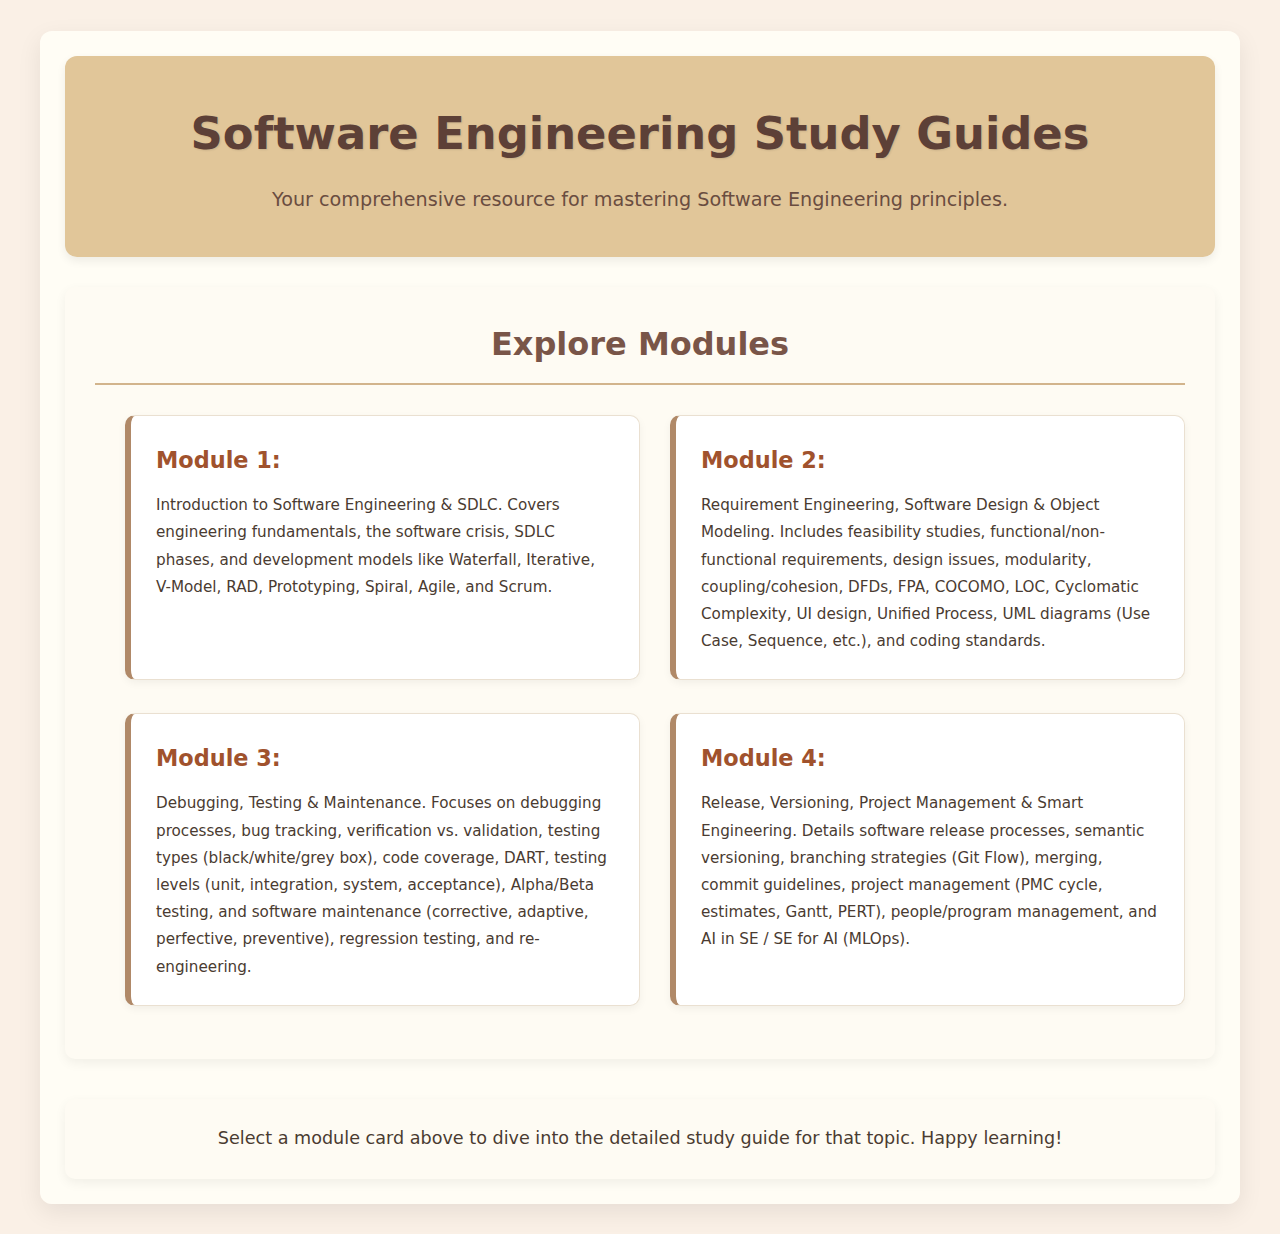
<file: index.html>
<!DOCTYPE html>
<html lang="en">
<head>
    <meta charset="UTF-8">
    <meta name="viewport" content="width=device-width, initial-scale=1.0">
    <title>Software Engineering - Study Guide Hub</title>
    <link rel="stylesheet" href="style.css">
    <style>
        /* Additional styles specific to index.html, adapted to the beige theme */
        .index-header {
            text-align: center;
            padding: 40px 20px;
            background: #E1C699; /* Muted, warm beige/tan (from theme) */
            color: #5D4037; /* Darker brown for contrast (from theme) */
            border-radius: 12px; /* Consistent radius */
            margin-bottom: 30px;
            box-shadow: 0 4px 10px rgba(0, 0, 0, 0.07); /* Softer shadow */
        }

        .index-header h1 {
            font-size: 2.8em;
            font-weight: 600;
            margin-bottom: 12px;
            text-shadow: 1px 1px 2px rgba(0,0,0,0.1); /* More subtle shadow */
        }

        .index-header p {
            font-size: 1.2em;
            opacity: 0.9;
        }

        .module-navigation-section {
            padding: 30px; /* Increased padding */
            background: #FEFBF3; /* Very light beige (from theme) */
            border-radius: 10px;
            box-shadow: 0 4px 12px rgba(0,0,0,0.06); /* Softer shadow (from theme) */
        }

        .module-navigation-section h2 {
            text-align: center;
            margin-bottom: 30px;
            font-size: 2em;
            font-weight: 600;
            color: #795548; /* Deeper Brown (from theme) */
            border-bottom: 2px solid #D2B48C; /* Tan accent (from theme) */
            padding-bottom: 12px;
        }

        .module-links-list {
            list-style: none;
            padding: 0;
            display: grid;
            grid-template-columns: repeat(2, 1fr);
            gap: 25px;
        }

        .module-links-list li a {
            display: block;
            padding: 25px;
            background-color: #FFFFFF; /* White for card background */
            border: 1px solid #EAE0D1; /* Lighter, beige-toned border (from theme) */
            border-left: 6px solid #B08968; /* Muted terracotta accent (from theme) */
            border-radius: 10px;
            text-decoration: none;
            color: #4A3B31; /* Main text color (from theme) */
            transition: transform 0.25s ease-in-out, box-shadow 0.25s ease-in-out, border-left-color 0.25s ease-in-out;
            height: 100%;
            box-sizing: border-box;
            box-shadow: 0 3px 8px rgba(0,0,0,0.05); /* Subtle initial shadow */
        }

        .module-links-list li a:hover {
            transform: translateY(-5px) scale(1.02);
            box-shadow: 0 8px 20px rgba(0, 0, 0, 0.1); /* Softer hover shadow (from theme) */
            border-left-color: #A0522D; /* Sienna/Terracotta on hover (from theme) */
        }

        .module-links-list li a strong {
            display: block;
            font-size: 1.4em;
            font-weight: 600;
            color: #A0522D; /* Sienna/Terracotta (from theme) */
            margin-bottom: 12px;
        }

        .module-links-list li a .module-description {
            font-size: 0.95em;
            color: #4A3B31; /* Main text color (from theme) */
            line-height: 1.6;
        }

        .welcome-section {
            text-align: center;
            margin-top: 40px;
            padding: 25px; /* Increased padding */
            background-color: #FEFBF3; /* Very light beige (from theme) */
            border-radius: 10px;
            box-shadow: 0 4px 12px rgba(0,0,0,0.06); /* Consistent soft shadow */
        }
        .welcome-section p {
            font-size: 1.1em;
            color: #4A3B31; /* Main text color (from theme) */
        }

        /* Media query for smaller screens to stack cards */
        @media (max-width: 768px) {
            .module-links-list {
                grid-template-columns: 1fr; /* Stack cards in a single column */
            }
            .index-header h1 {
                font-size: 2.4em;
            }
            .index-header p {
                font-size: 1.1em;
            }
            .module-navigation-section h2 {
                font-size: 1.8em;
            }
        }

    </style>
</head>
<body>
    <div class="container">
        <div class="index-header">
            <h1>Software Engineering Study Guides</h1>
            <p>Your comprehensive resource for mastering Software Engineering principles.</p>
        </div>
        
        <div class="module-navigation-section">
            <h2>Explore Modules</h2>
            <ul class="module-links-list">
                <li>
                    <a href="Module1.html">
                        <strong>Module 1:</strong>
                        <span class="module-description">Introduction to Software Engineering & SDLC. Covers engineering fundamentals, the software crisis, SDLC phases, and development models like Waterfall, Iterative, V-Model, RAD, Prototyping, Spiral, Agile, and Scrum.</span>
                    </a>
                </li>
                <li>
                    <a href="Module2.html">
                        <strong>Module 2:</strong>
                        <span class="module-description">Requirement Engineering, Software Design & Object Modeling. Includes feasibility studies, functional/non-functional requirements, design issues, modularity, coupling/cohesion, DFDs, FPA, COCOMO, LOC, Cyclomatic Complexity, UI design, Unified Process, UML diagrams (Use Case, Sequence, etc.), and coding standards.</span>
                    </a>
                </li>
                <li>
                    <a href="Module3.html">
                        <strong>Module 3:</strong>
                        <span class="module-description">Debugging, Testing & Maintenance. Focuses on debugging processes, bug tracking, verification vs. validation, testing types (black/white/grey box), code coverage, DART, testing levels (unit, integration, system, acceptance), Alpha/Beta testing, and software maintenance (corrective, adaptive, perfective, preventive), regression testing, and re-engineering.</span>
                    </a>
                </li>
                <li>
                    <a href="Module4.html">
                        <strong>Module 4:</strong>
                        <span class="module-description">Release, Versioning, Project Management & Smart Engineering. Details software release processes, semantic versioning, branching strategies (Git Flow), merging, commit guidelines, project management (PMC cycle, estimates, Gantt, PERT), people/program management, and AI in SE / SE for AI (MLOps).</span>
                    </a>
                </li>
            </ul>
        </div>

        <div class="welcome-section">
            <p>Select a module card above to dive into the detailed study guide for that topic. Happy learning!</p>
        </div>
    </div>
</body>
</html>
</file>
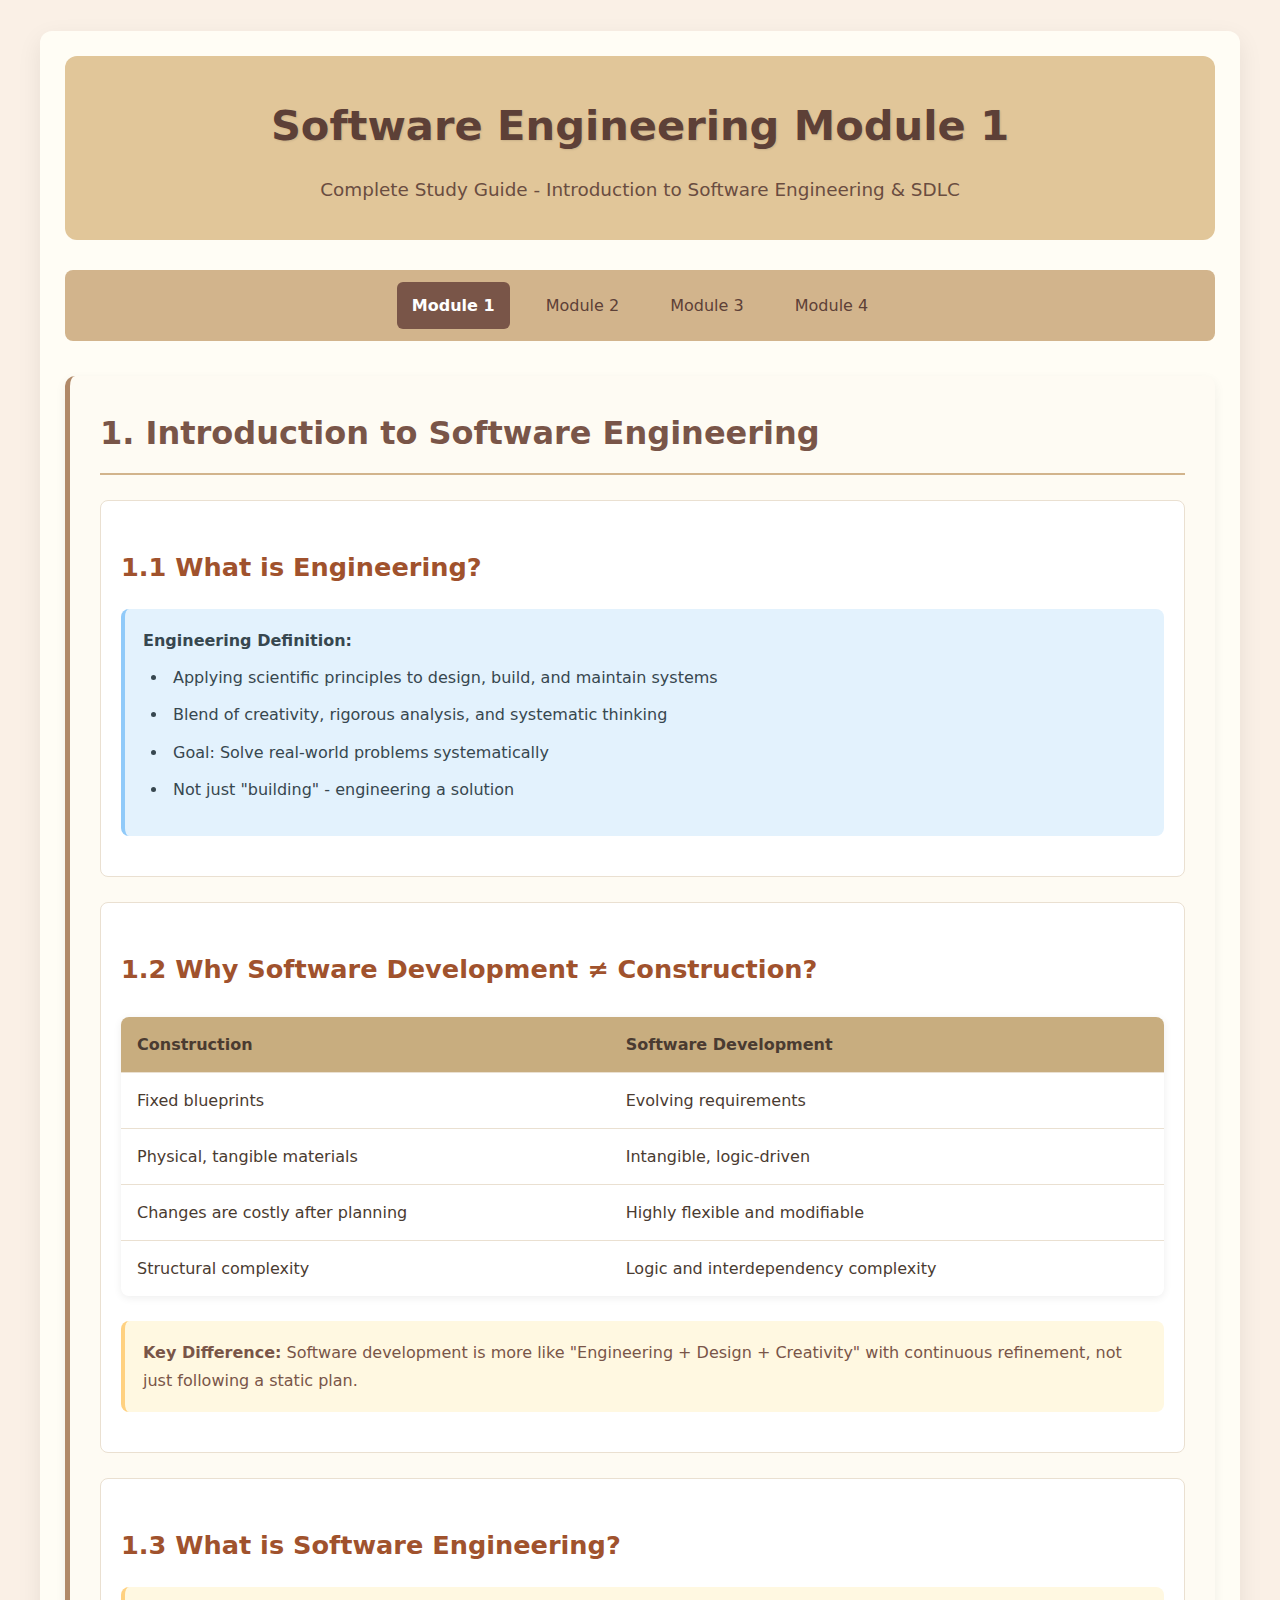
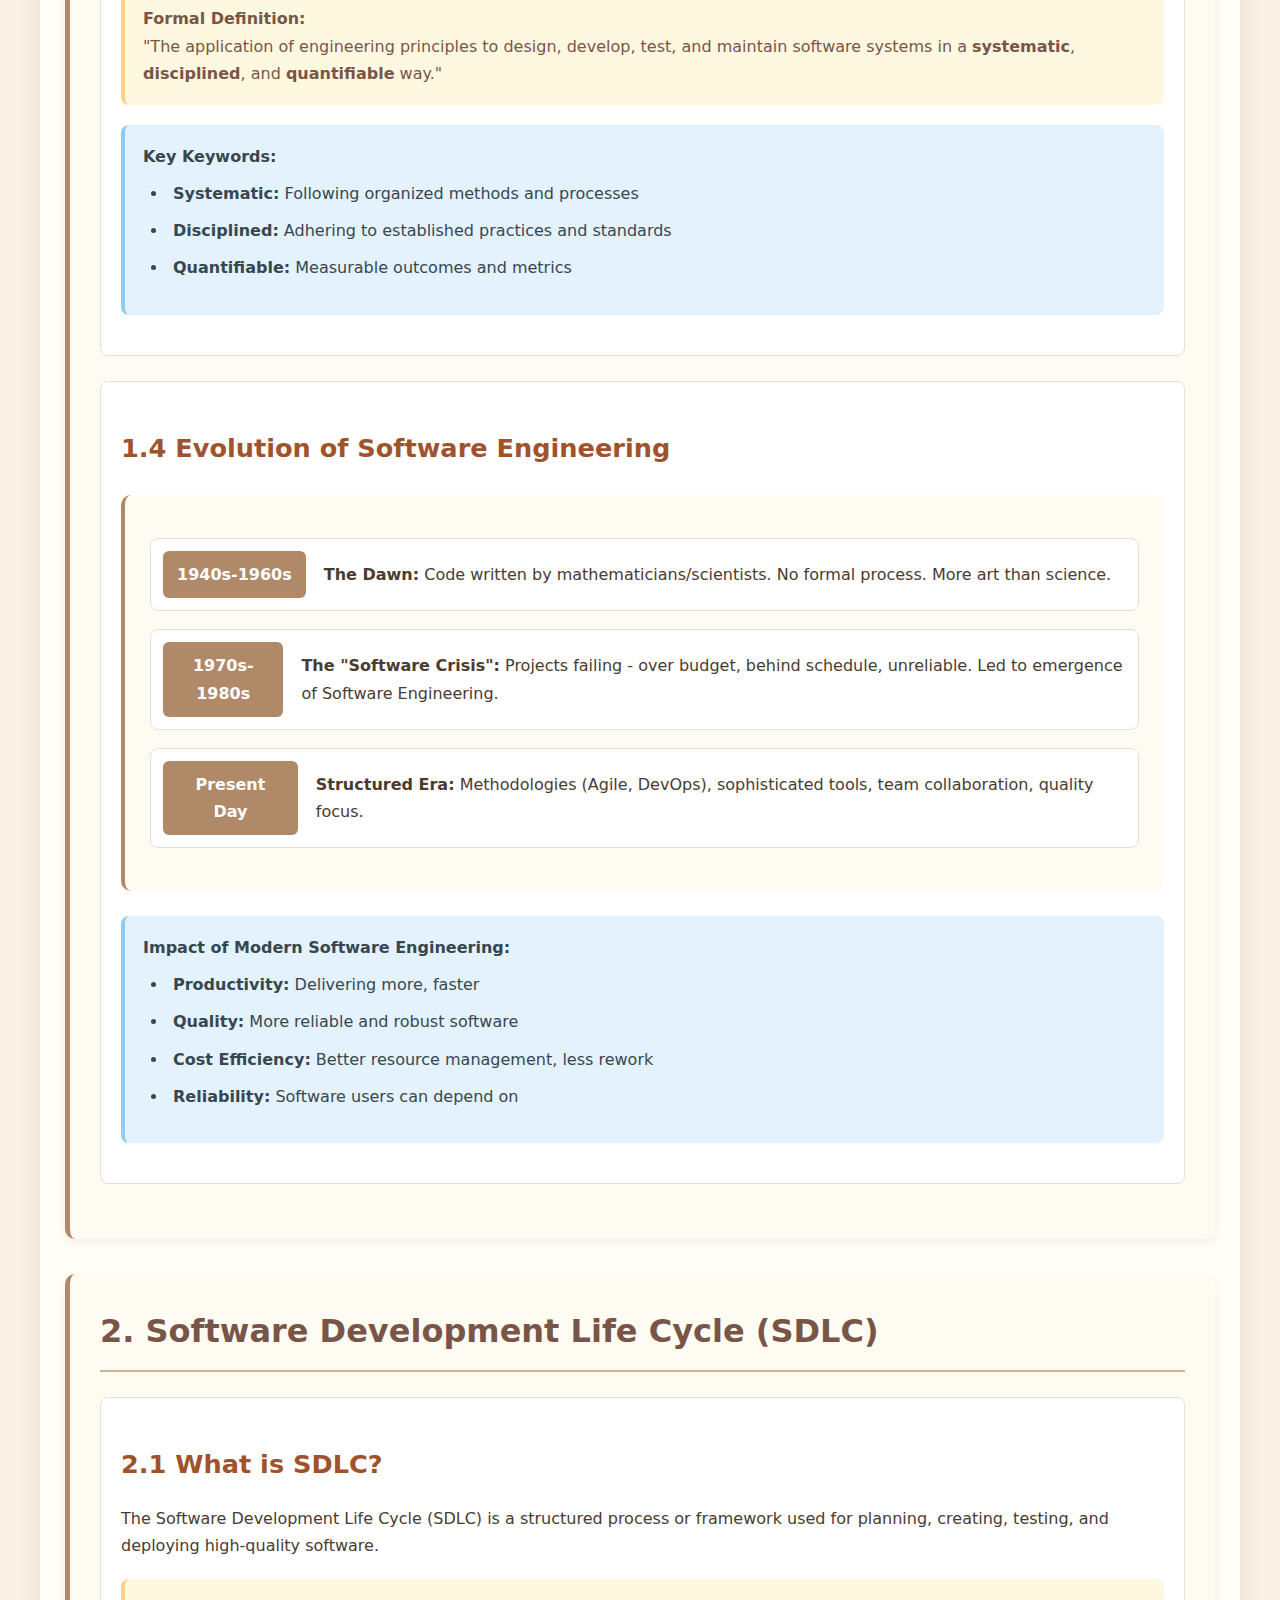
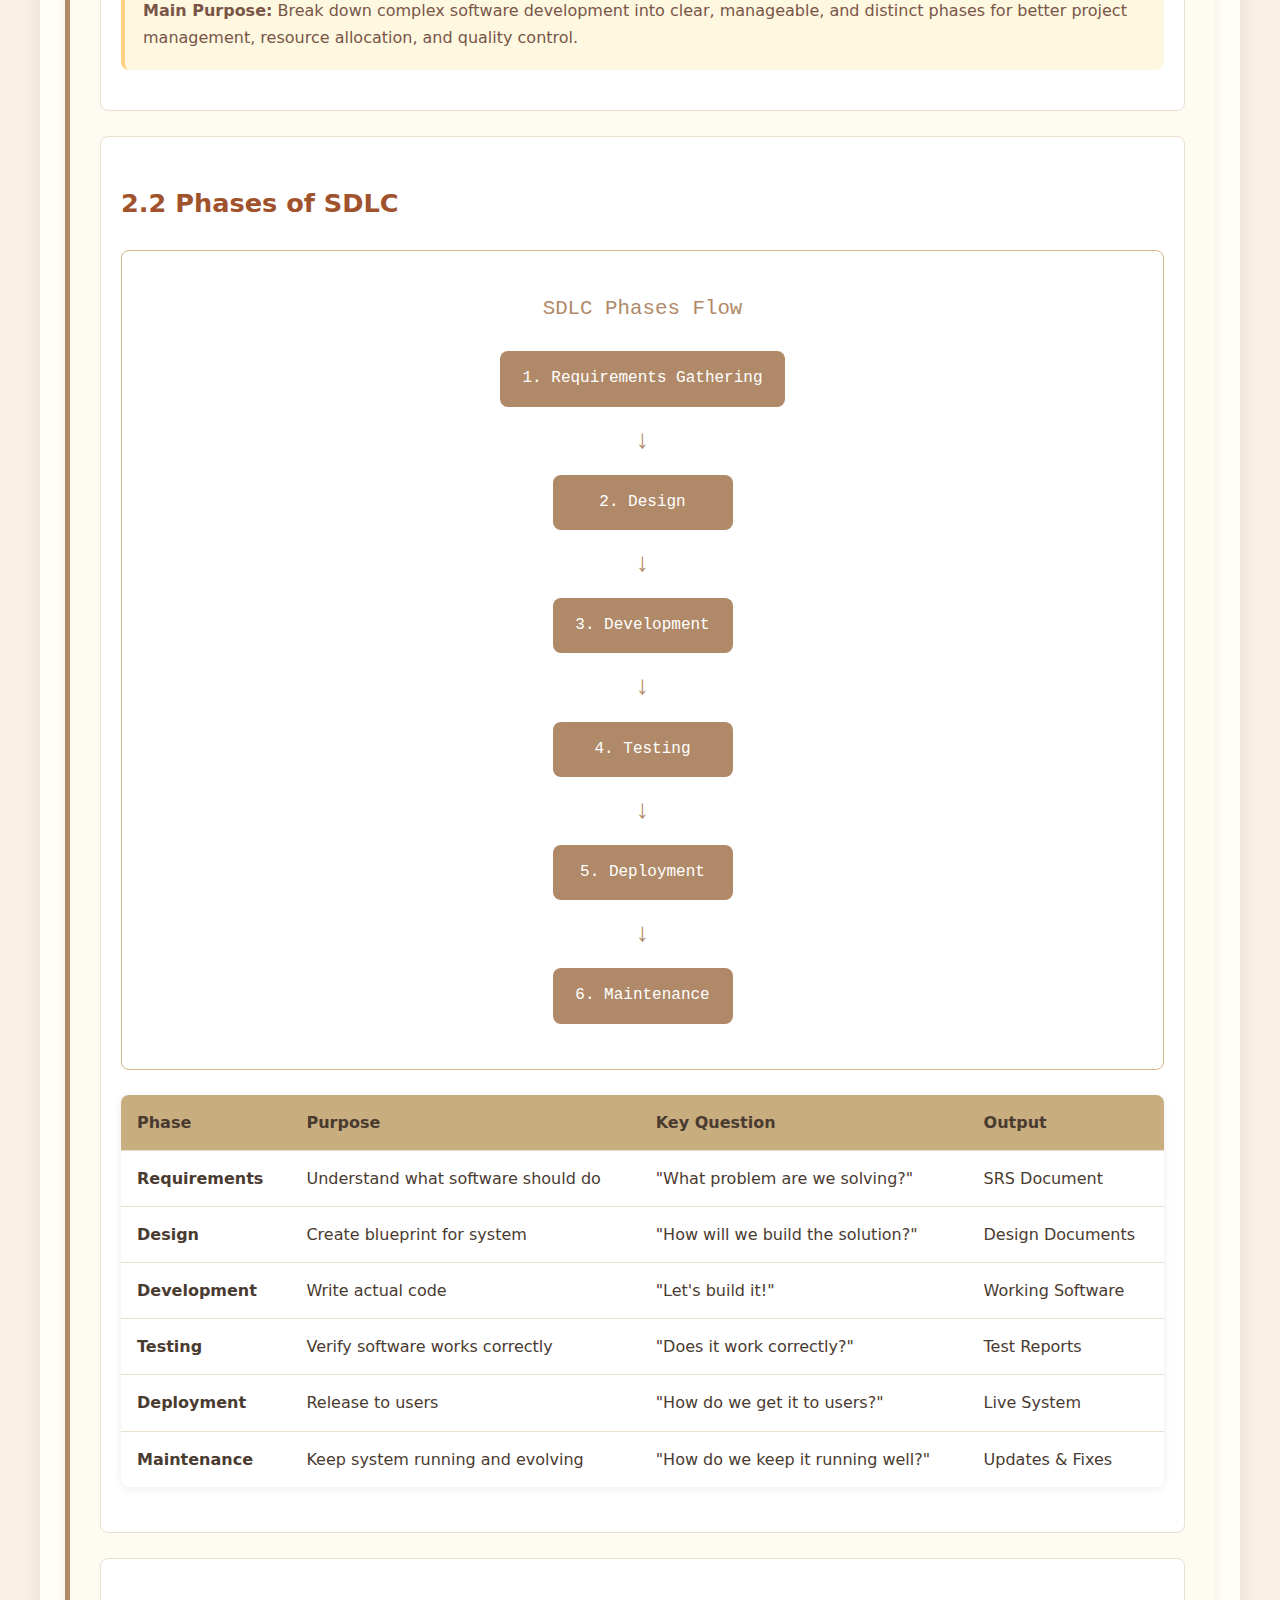
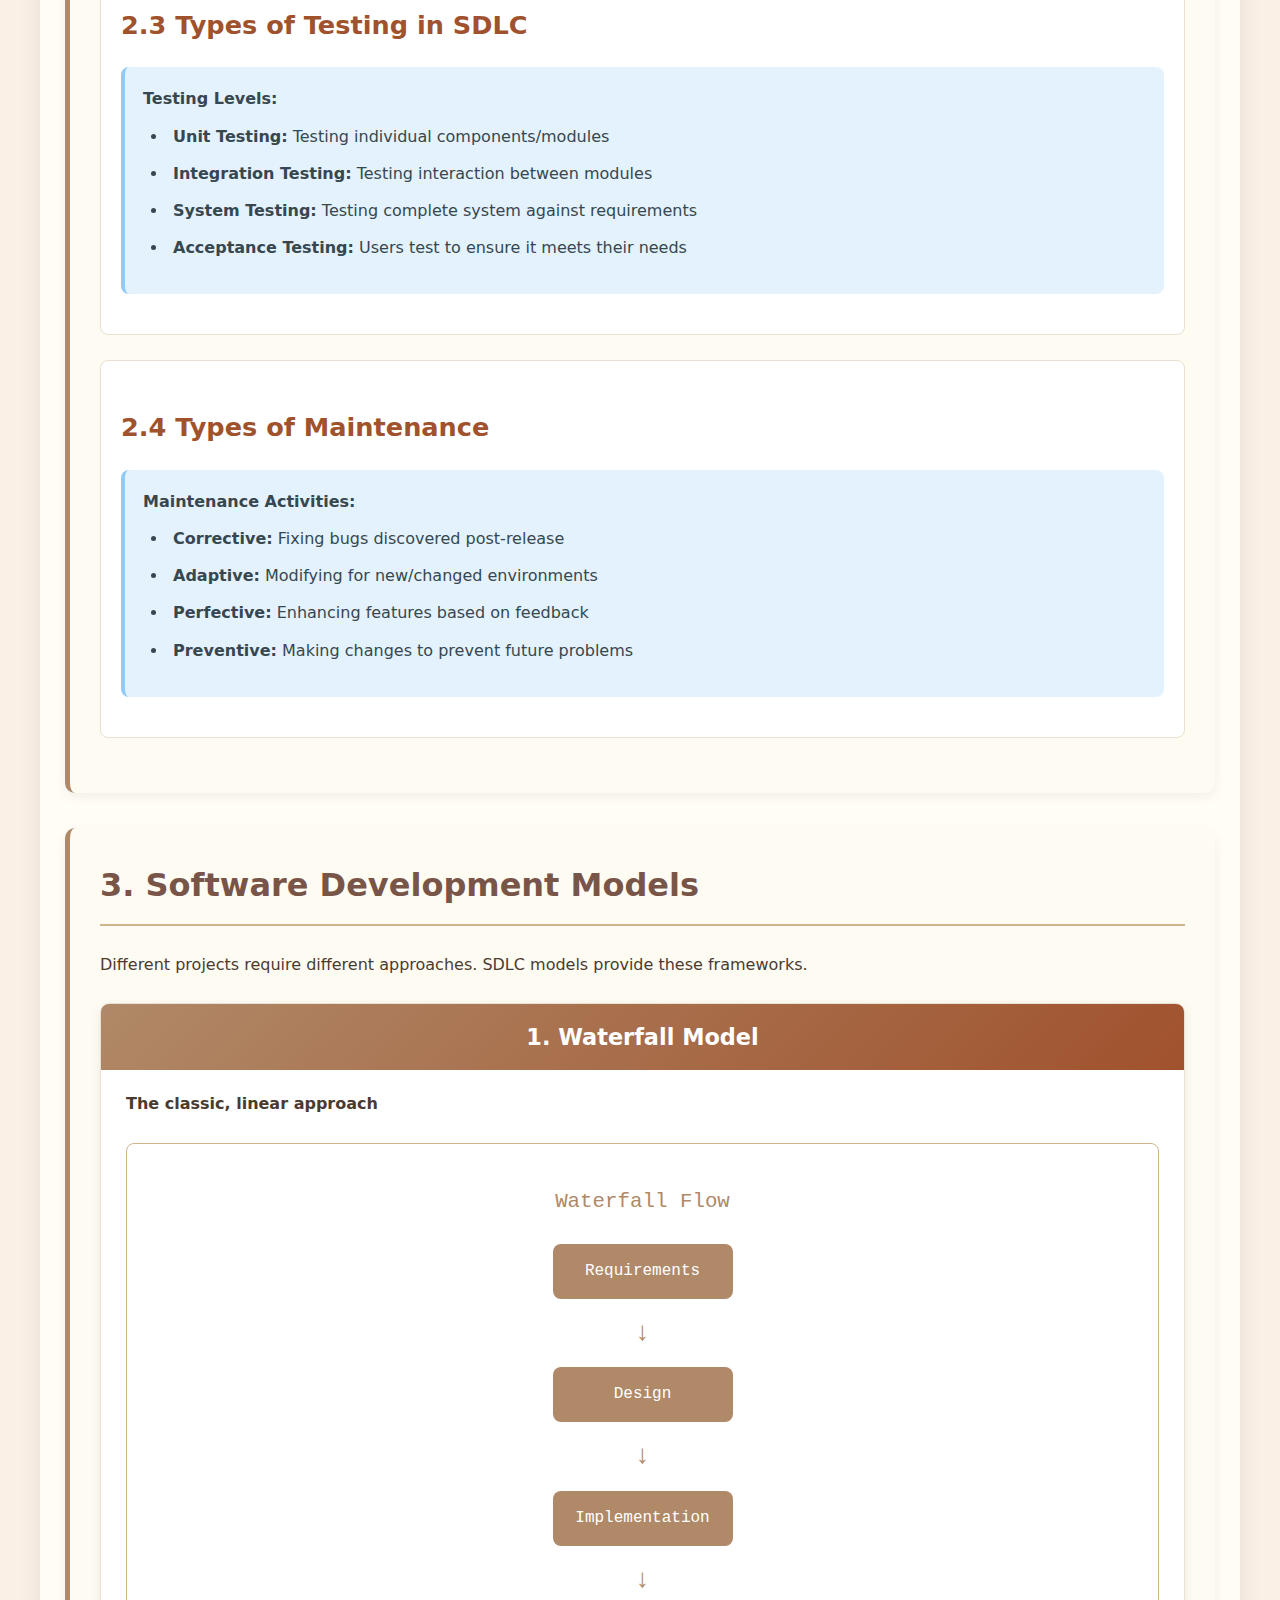
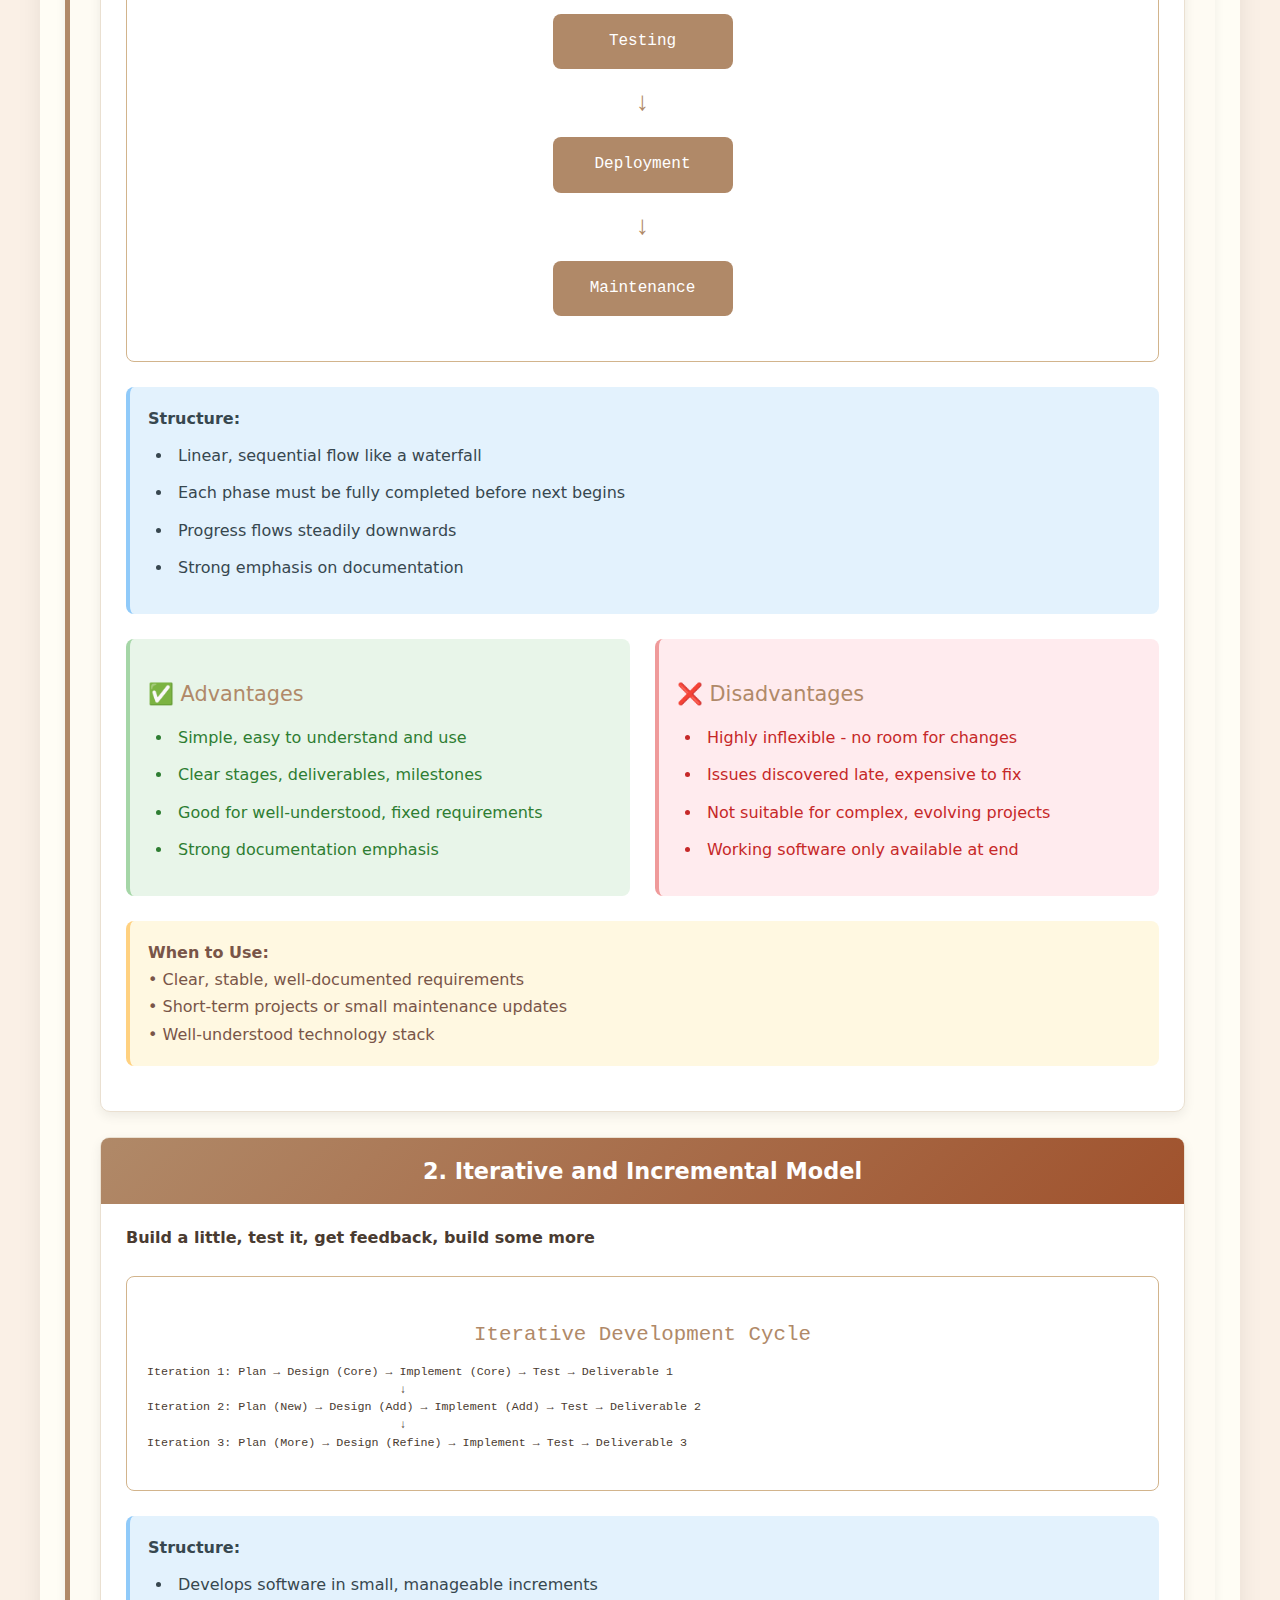
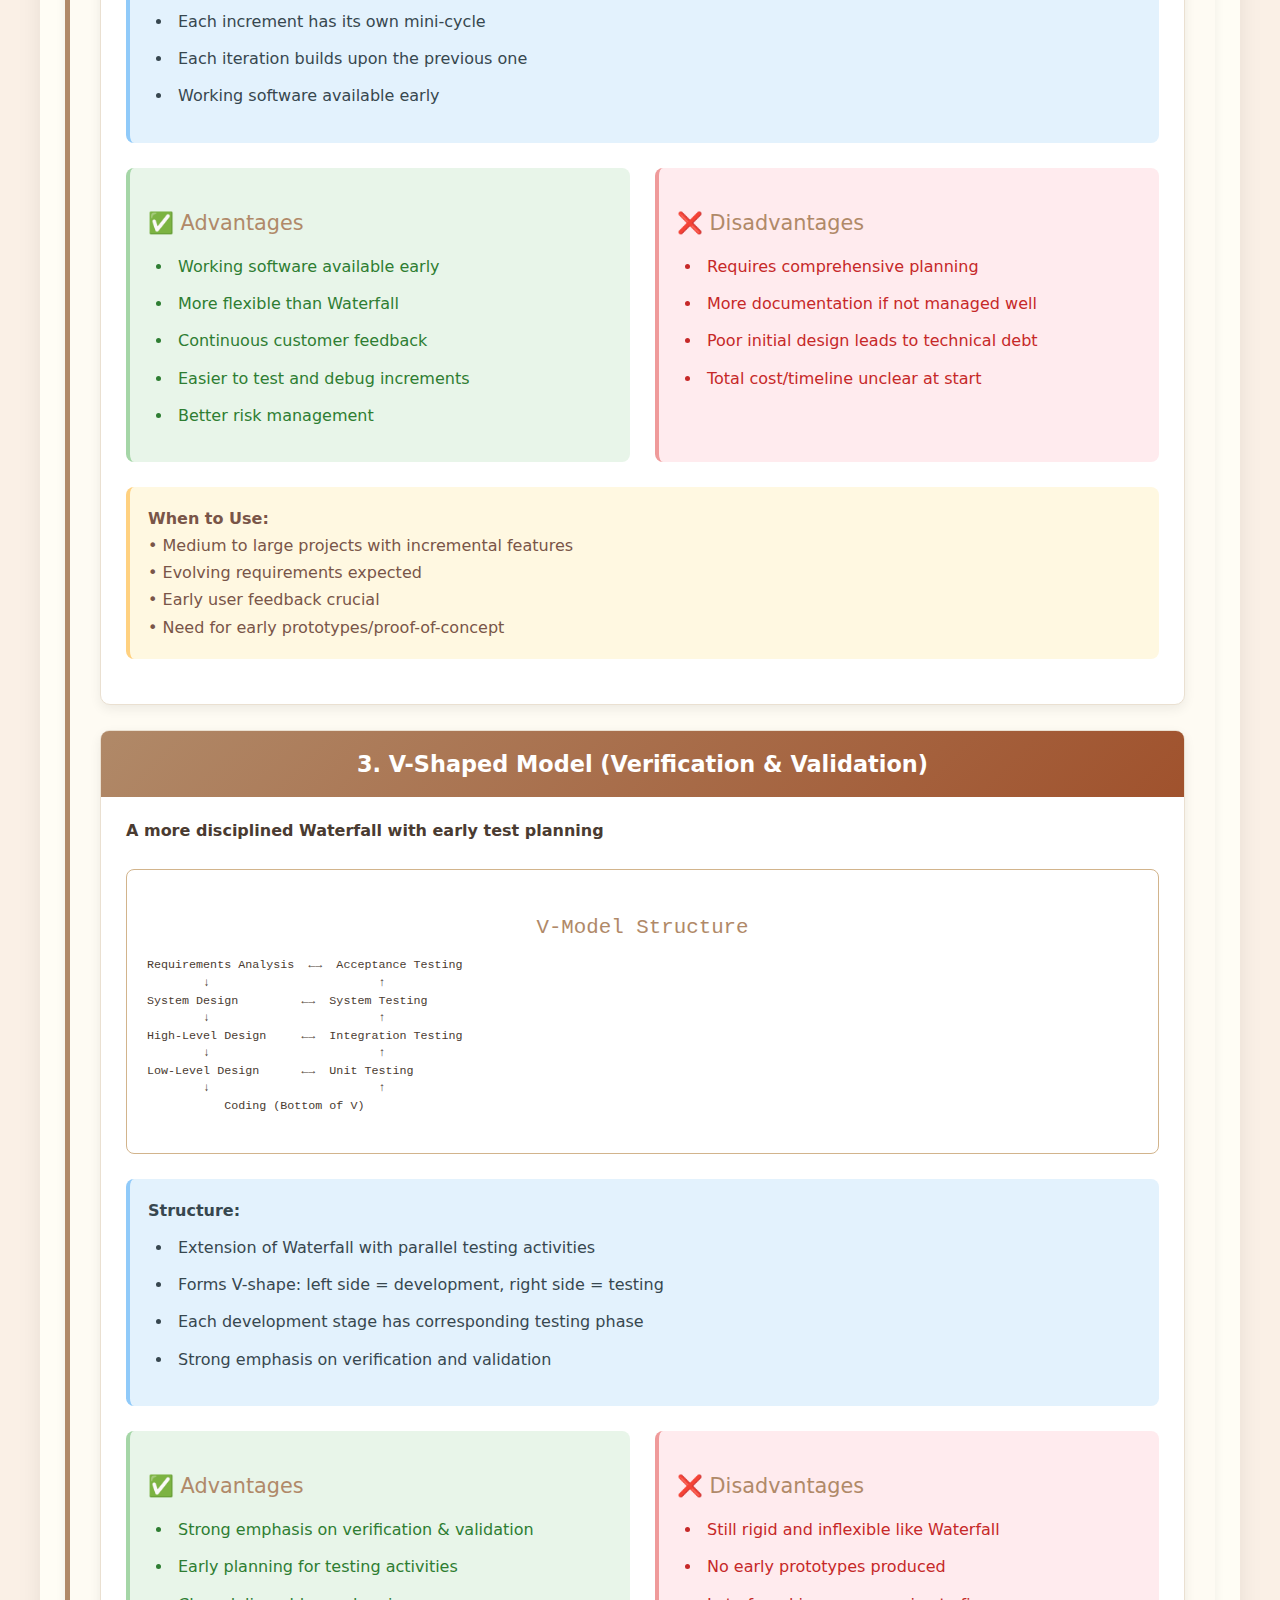
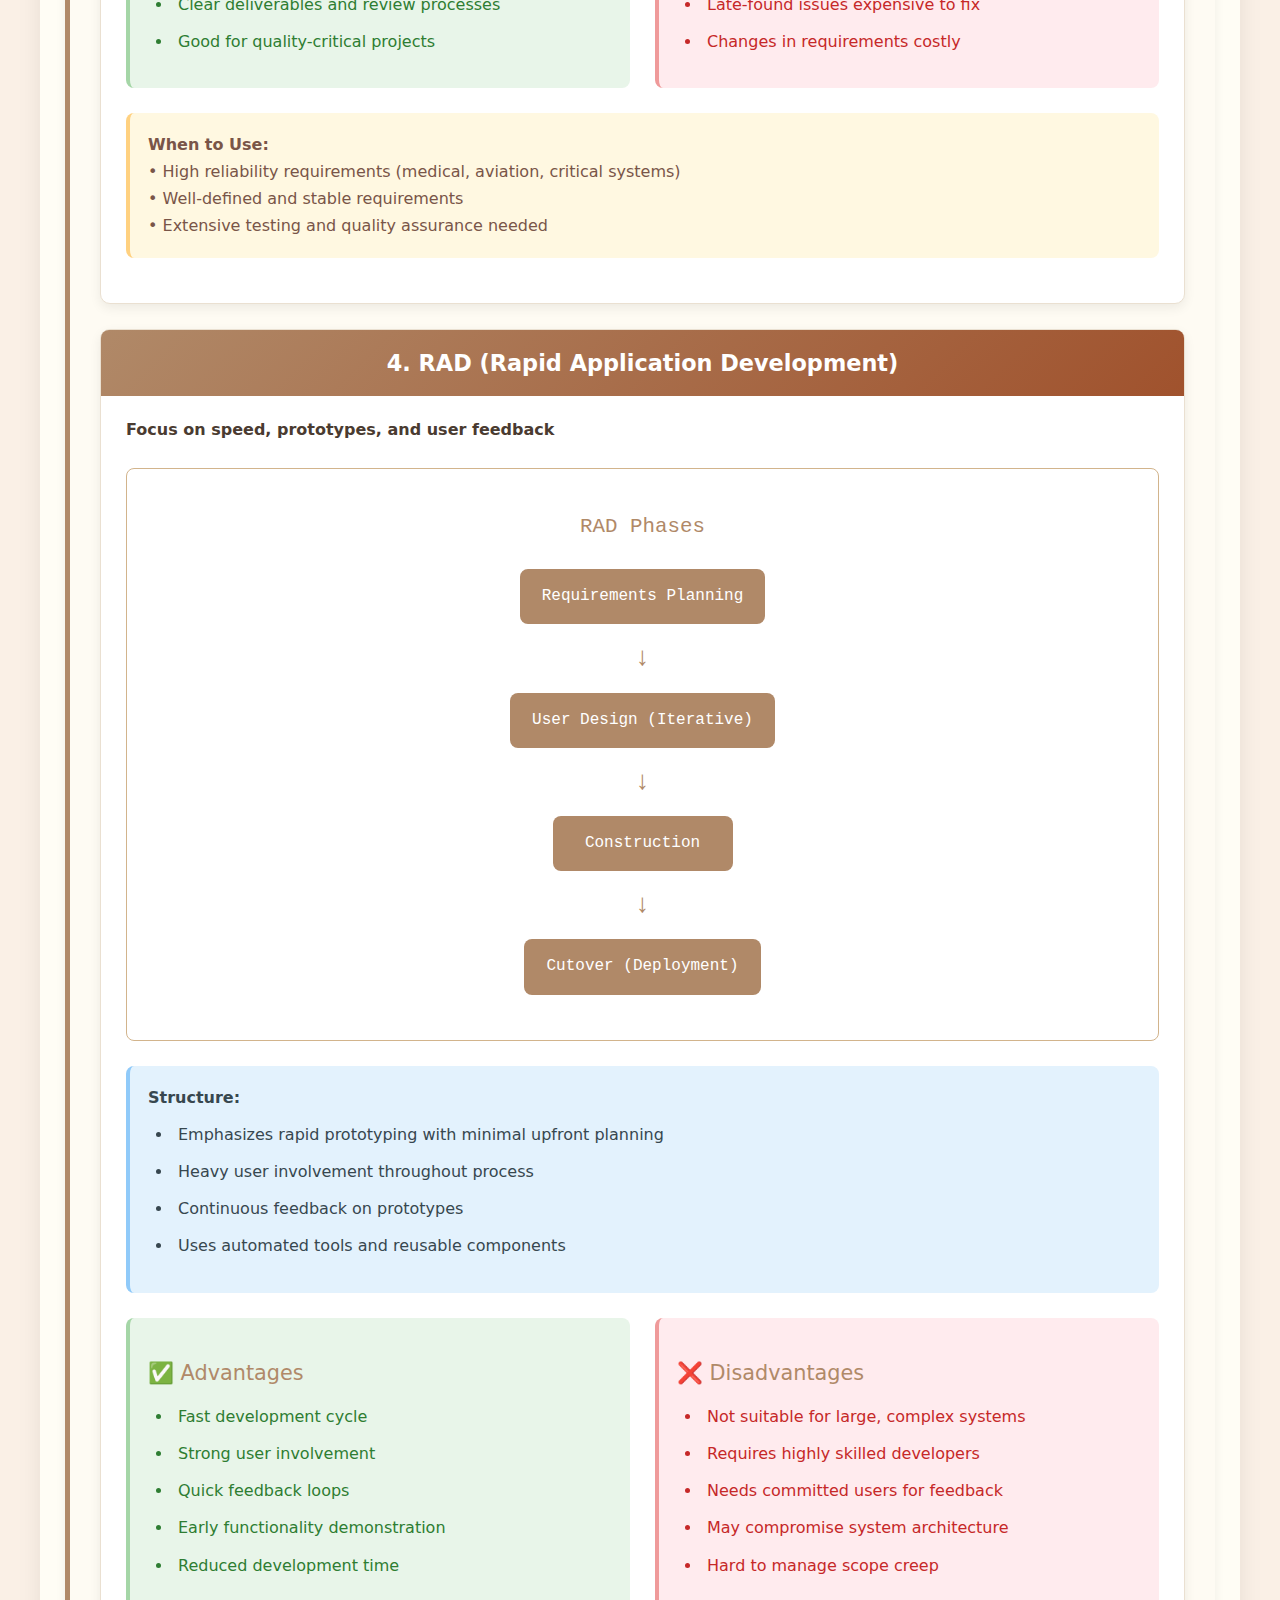
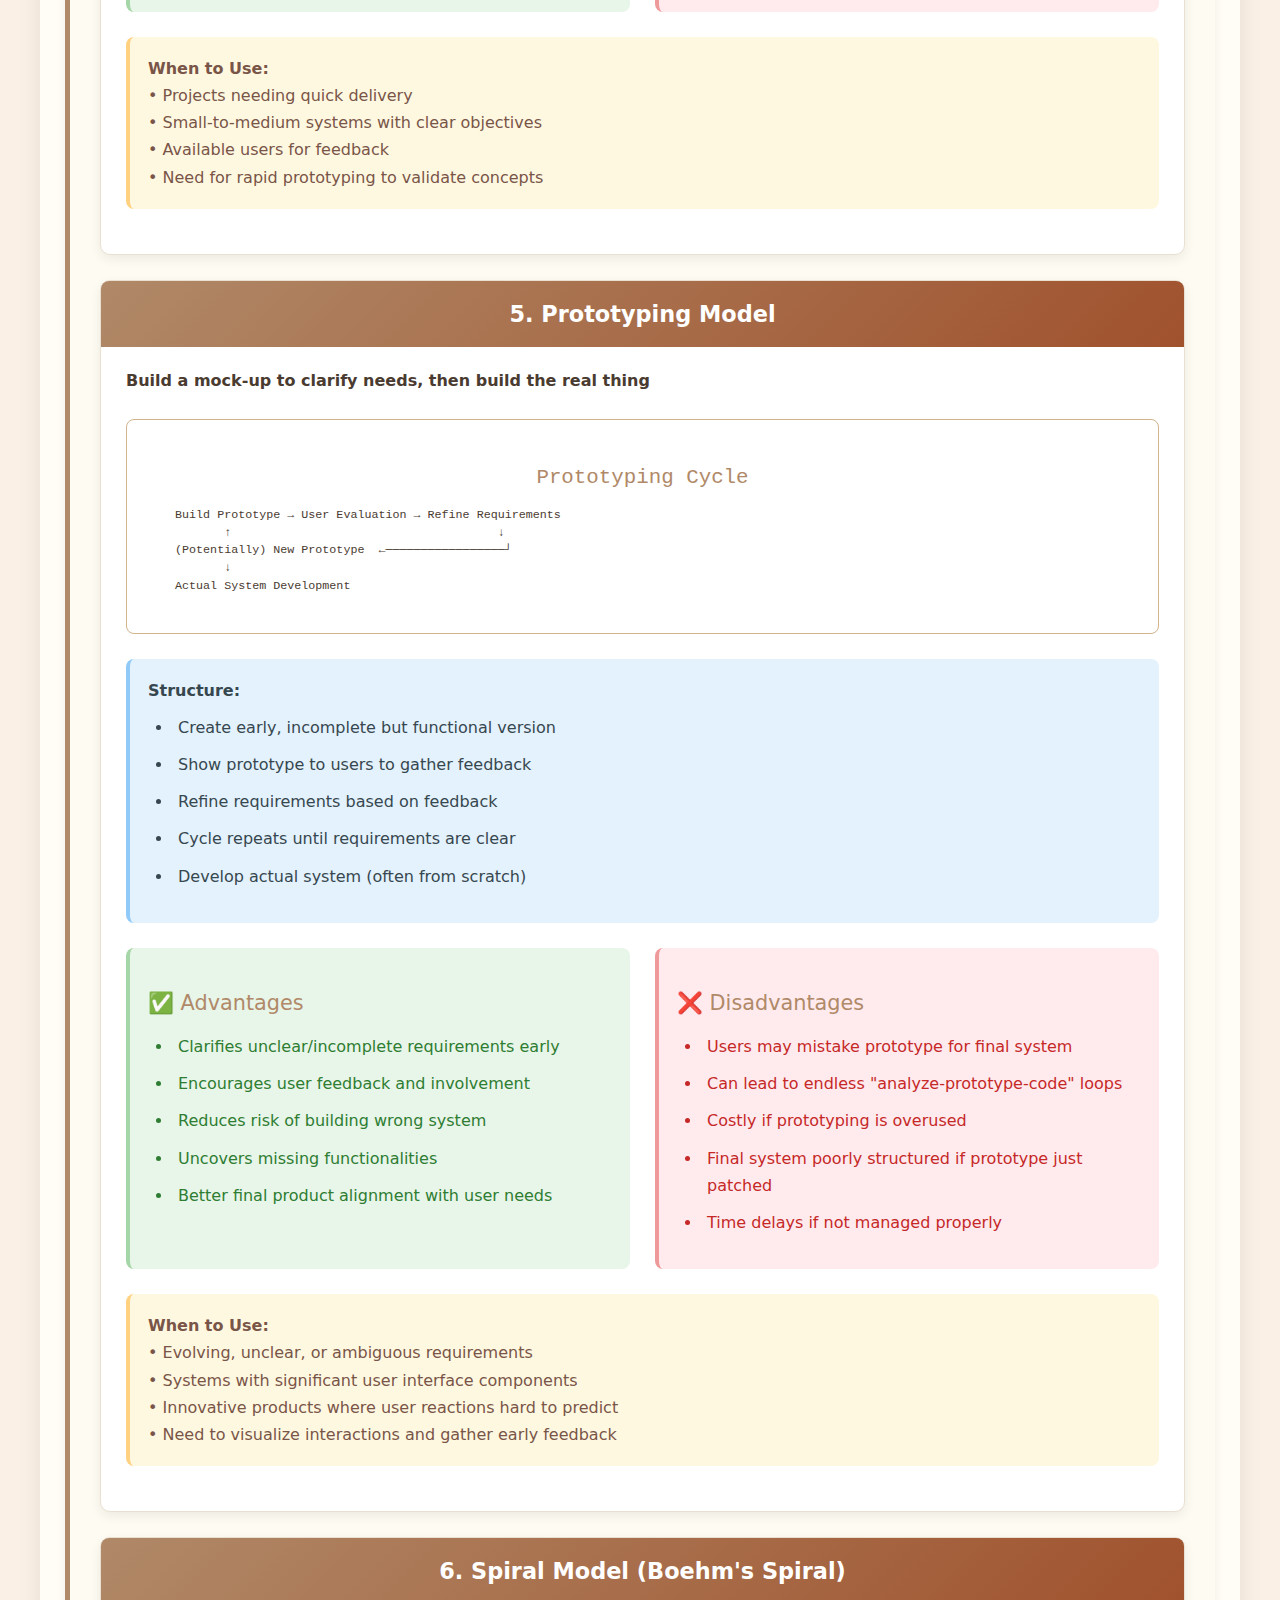
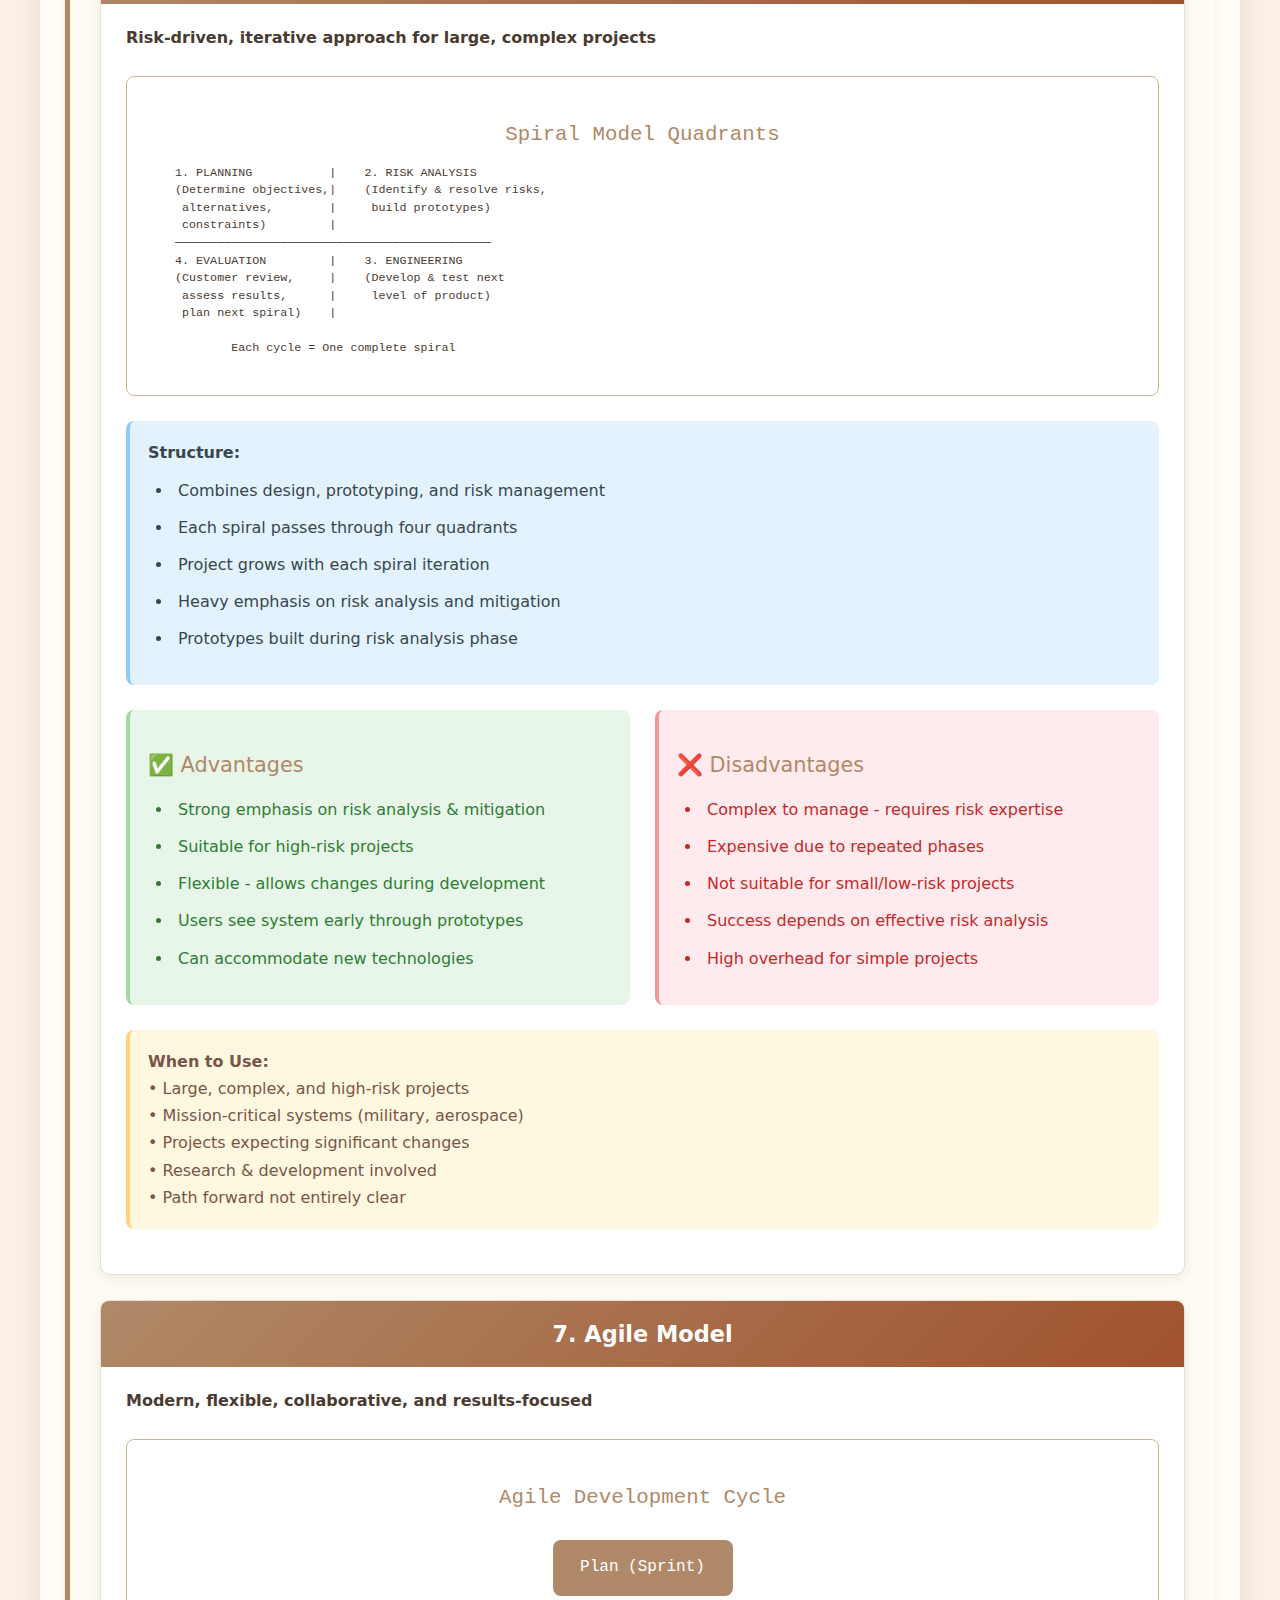
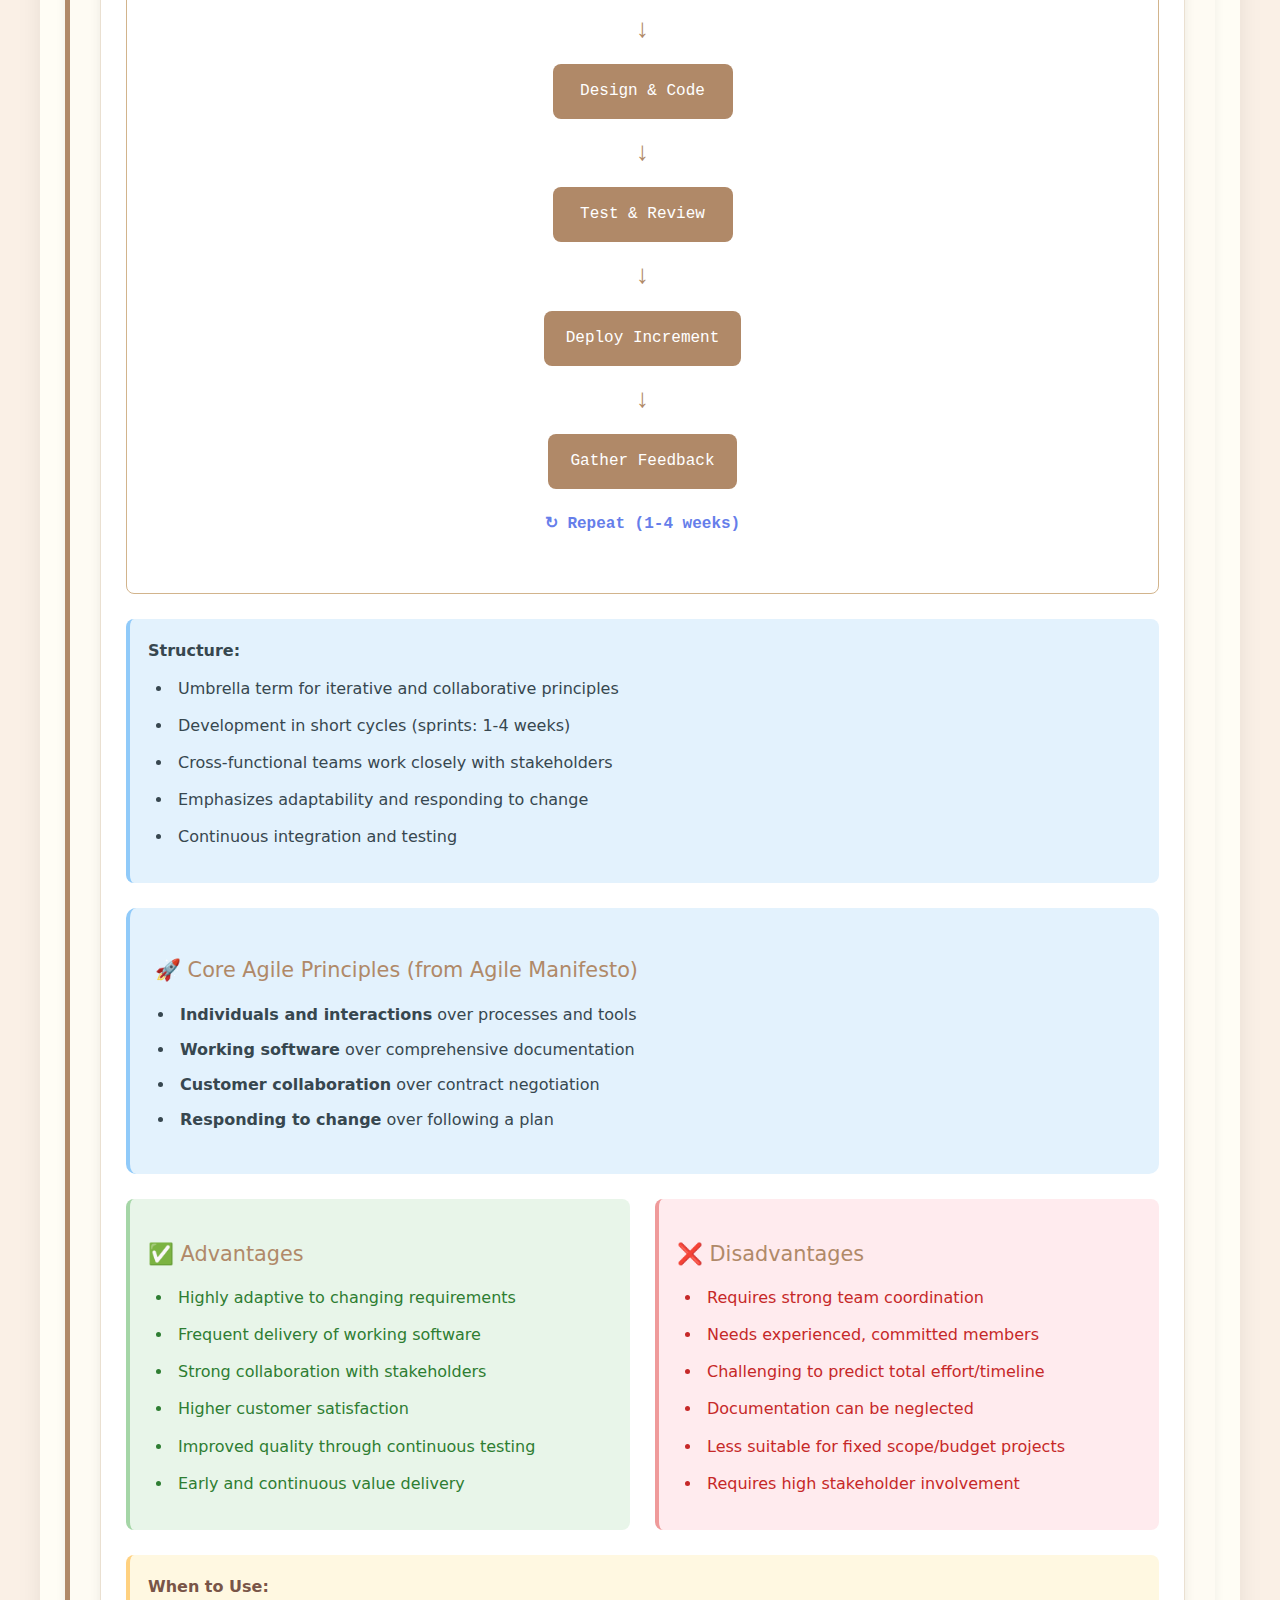
<file: Module1.html>
<!DOCTYPE html>
<html lang="en">
<head>
    <meta charset="UTF-8">
    <meta name="viewport" content="width=device-width, initial-scale=1.0">
    <title>Software Engineering Module 1 - Study Guide</title>
    <link rel="stylesheet" href="style.css">
</head>
<body>
    <div class="container">
        <div class="header">
            <h1>Software Engineering Module 1</h1>
            <p>Complete Study Guide - Introduction to Software Engineering & SDLC</p>
        </div>
        
        <div class="nav">
            <a href="Module1.html" class="active-module">Module 1</a>
            <a href="Module2.html">Module 2</a>
            <a href="Module3.html">Module 3</a>
            <a href="Module4.html">Module 4</a>
        </div>

        <!-- Introduction Section -->
        <div class="section" id="intro">
            <h2>1. Introduction to Software Engineering</h2>
            
            <div class="subsection">
                <h3>1.1 What is Engineering?</h3>
                <div class="key-points">
                    <strong>Engineering Definition:</strong>
                    <ul>
                        <li>Applying scientific principles to design, build, and maintain systems</li>
                        <li>Blend of creativity, rigorous analysis, and systematic thinking</li>
                        <li>Goal: Solve real-world problems systematically</li>
                        <li>Not just "building" - engineering a solution</li>
                    </ul>
                </div>
            </div>

            <div class="subsection">
                <h3>1.2 Why Software Development ≠ Construction?</h3>
                
                <table class="table">
                    <thead>
                        <tr>
                            <th>Construction</th>
                            <th>Software Development</th>
                        </tr>
                    </thead>
                    <tbody>
                        <tr>
                            <td>Fixed blueprints</td>
                            <td>Evolving requirements</td>
                        </tr>
                        <tr>
                            <td>Physical, tangible materials</td>
                            <td>Intangible, logic-driven</td>
                        </tr>
                        <tr>
                            <td>Changes are costly after planning</td>
                            <td>Highly flexible and modifiable</td>
                        </tr>
                        <tr>
                            <td>Structural complexity</td>
                            <td>Logic and interdependency complexity</td>
                        </tr>
                    </tbody>
                </table>
                
                <div class="highlight">
                    <strong>Key Difference:</strong> Software development is more like "Engineering + Design + Creativity" with continuous refinement, not just following a static plan.
                </div>
            </div>

            <div class="subsection">
                <h3>1.3 What is Software Engineering?</h3>
                
                <div class="highlight">
                    <strong>Formal Definition:</strong><br>
                    "The application of engineering principles to design, develop, test, and maintain software systems in a <strong>systematic</strong>, <strong>disciplined</strong>, and <strong>quantifiable</strong> way."
                </div>
                
                <div class="key-points">
                    <strong>Key Keywords:</strong>
                    <ul>
                        <li><strong>Systematic:</strong> Following organized methods and processes</li>
                        <li><strong>Disciplined:</strong> Adhering to established practices and standards</li>
                        <li><strong>Quantifiable:</strong> Measurable outcomes and metrics</li>
                    </ul>
                </div>
            </div>

            <div class="subsection">
                <h3>1.4 Evolution of Software Engineering</h3>
                
                <div class="timeline">
                    <div class="timeline-item">
                        <div class="timeline-year">1940s-1960s</div>
                        <div>
                            <strong>The Dawn:</strong> Code written by mathematicians/scientists. No formal process. More art than science.
                        </div>
                    </div>
                    
                    <div class="timeline-item">
                        <div class="timeline-year">1970s-1980s</div>
                        <div>
                            <strong>The "Software Crisis":</strong> Projects failing - over budget, behind schedule, unreliable. Led to emergence of Software Engineering.
                        </div>
                    </div>
                    
                    <div class="timeline-item">
                        <div class="timeline-year">Present Day</div>
                        <div>
                            <strong>Structured Era:</strong> Methodologies (Agile, DevOps), sophisticated tools, team collaboration, quality focus.
                        </div>
                    </div>
                </div>
                
                <div class="key-points">
                    <strong>Impact of Modern Software Engineering:</strong>
                    <ul>
                        <li><strong>Productivity:</strong> Delivering more, faster</li>
                        <li><strong>Quality:</strong> More reliable and robust software</li>
                        <li><strong>Cost Efficiency:</strong> Better resource management, less rework</li>
                        <li><strong>Reliability:</strong> Software users can depend on</li>
                    </ul>
                </div>
            </div>
        </div>

        <!-- SDLC Section -->
        <div class="section" id="sdlc">
            <h2>2. Software Development Life Cycle (SDLC)</h2>
            
            <div class="subsection">
                <h3>2.1 What is SDLC?</h3>
                <p>The Software Development Life Cycle (SDLC) is a structured process or framework used for planning, creating, testing, and deploying high-quality software.</p>
                
                <div class="highlight">
                    <strong>Main Purpose:</strong> Break down complex software development into clear, manageable, and distinct phases for better project management, resource allocation, and quality control.
                </div>
            </div>

            <div class="subsection">
                <h3>2.2 Phases of SDLC</h3>
                
                <div class="diagram">
                    <h4>SDLC Phases Flow</h4>
                    <div class="flow-chart">
                        <div class="flow-box">1. Requirements Gathering</div>
                        <div class="flow-arrow">↓</div>
                        <div class="flow-box">2. Design</div>
                        <div class="flow-arrow">↓</div>
                        <div class="flow-box">3. Development</div>
                        <div class="flow-arrow">↓</div>
                        <div class="flow-box">4. Testing</div>
                        <div class="flow-arrow">↓</div>
                        <div class="flow-box">5. Deployment</div>
                        <div class="flow-arrow">↓</div>
                        <div class="flow-box">6. Maintenance</div>
                    </div>
                </div>
                
                <table class="table">
                    <thead>
                        <tr>
                            <th>Phase</th>
                            <th>Purpose</th>
                            <th>Key Question</th>
                            <th>Output</th>
                        </tr>
                    </thead>
                    <tbody>
                        <tr>
                            <td><strong>Requirements</strong></td>
                            <td>Understand what software should do</td>
                            <td>"What problem are we solving?"</td>
                            <td>SRS Document</td>
                        </tr>
                        <tr>
                            <td><strong>Design</strong></td>
                            <td>Create blueprint for system</td>
                            <td>"How will we build the solution?"</td>
                            <td>Design Documents</td>
                        </tr>
                        <tr>
                            <td><strong>Development</strong></td>
                            <td>Write actual code</td>
                            <td>"Let's build it!"</td>
                            <td>Working Software</td>
                        </tr>
                        <tr>
                            <td><strong>Testing</strong></td>
                            <td>Verify software works correctly</td>
                            <td>"Does it work correctly?"</td>
                            <td>Test Reports</td>
                        </tr>
                        <tr>
                            <td><strong>Deployment</strong></td>
                            <td>Release to users</td>
                            <td>"How do we get it to users?"</td>
                            <td>Live System</td>
                        </tr>
                        <tr>
                            <td><strong>Maintenance</strong></td>
                            <td>Keep system running and evolving</td>
                            <td>"How do we keep it running well?"</td>
                            <td>Updates & Fixes</td>
                        </tr>
                    </tbody>
                </table>
            </div>

            <div class="subsection">
                <h3>2.3 Types of Testing in SDLC</h3>
                <div class="key-points">
                    <strong>Testing Levels:</strong>
                    <ul>
                        <li><strong>Unit Testing:</strong> Testing individual components/modules</li>
                        <li><strong>Integration Testing:</strong> Testing interaction between modules</li>
                        <li><strong>System Testing:</strong> Testing complete system against requirements</li>
                        <li><strong>Acceptance Testing:</strong> Users test to ensure it meets their needs</li>
                    </ul>
                </div>
            </div>

            <div class="subsection">
                <h3>2.4 Types of Maintenance</h3>
                <div class="key-points">
                    <strong>Maintenance Activities:</strong>
                    <ul>
                        <li><strong>Corrective:</strong> Fixing bugs discovered post-release</li>
                        <li><strong>Adaptive:</strong> Modifying for new/changed environments</li>
                        <li><strong>Perfective:</strong> Enhancing features based on feedback</li>
                        <li><strong>Preventive:</strong> Making changes to prevent future problems</li>
                    </ul>
                </div>
            </div>
        </div>

        <!-- Software Development Models -->
        <div class="section" id="models">
            <h2>3. Software Development Models</h2>
            <p>Different projects require different approaches. SDLC models provide these frameworks.</p>
        
            <!-- Waterfall Model -->
            <div class="model-card" id="waterfall">
                <div class="model-title">1. Waterfall Model</div>
                <p><strong>The classic, linear approach</strong></p>
                
                <div class="diagram">
                    <h4>Waterfall Flow</h4>
                    <div class="flow-chart">
                        <div class="flow-box">Requirements</div>
                        <div class="flow-arrow">↓</div>
                        <div class="flow-box">Design</div>
                        <div class="flow-arrow">↓</div>
                        <div class="flow-box">Implementation</div>
                        <div class="flow-arrow">↓</div>
                        <div class="flow-box">Testing</div>
                        <div class="flow-arrow">↓</div>
                        <div class="flow-box">Deployment</div>
                        <div class="flow-arrow">↓</div>
                        <div class="flow-box">Maintenance</div>
                    </div>
                </div>
                
                <div class="key-points">
                    <strong>Structure:</strong>
                    <ul>
                        <li>Linear, sequential flow like a waterfall</li>
                        <li>Each phase must be fully completed before next begins</li>
                        <li>Progress flows steadily downwards</li>
                        <li>Strong emphasis on documentation</li>
                    </ul>
                </div>
                
                <div class="pros-cons">
                    <div class="pros">
                        <h4>✅ Advantages</h4>
                        <ul>
                            <li>Simple, easy to understand and use</li>
                            <li>Clear stages, deliverables, milestones</li>
                            <li>Good for well-understood, fixed requirements</li>
                            <li>Strong documentation emphasis</li>
                        </ul>
                    </div>
                    <div class="cons">
                        <h4>❌ Disadvantages</h4>
                        <ul>
                            <li>Highly inflexible - no room for changes</li>
                            <li>Issues discovered late, expensive to fix</li>
                            <li>Not suitable for complex, evolving projects</li>
                            <li>Working software only available at end</li>
                        </ul>
                    </div>
                </div>
                
                <div class="highlight">
                    <strong>When to Use:</strong><br>
                    • Clear, stable, well-documented requirements<br>
                    • Short-term projects or small maintenance updates<br>
                    • Well-understood technology stack
                </div>
            </div>

            <!-- Iterative Model -->
            <div class="model-card" id="iterative">
                <div class="model-title">2. Iterative and Incremental Model</div>
                <p><strong>Build a little, test it, get feedback, build some more</strong></p>
                
                <div class="diagram">
                    <h4>Iterative Development Cycle</h4>
                    <pre>
Iteration 1: Plan → Design (Core) → Implement (Core) → Test → Deliverable 1
                                    ↓
Iteration 2: Plan (New) → Design (Add) → Implement (Add) → Test → Deliverable 2
                                    ↓
Iteration 3: Plan (More) → Design (Refine) → Implement → Test → Deliverable 3
                    </pre>
                </div>
                
                <div class="key-points">
                    <strong>Structure:</strong>
                    <ul>
                        <li>Develops software in small, manageable increments</li>
                        <li>Each increment has its own mini-cycle</li>
                        <li>Each iteration builds upon the previous one</li>
                        <li>Working software available early</li>
                    </ul>
                </div>
                
                <div class="pros-cons">
                    <div class="pros">
                        <h4>✅ Advantages</h4>
                        <ul>
                            <li>Working software available early</li>
                            <li>More flexible than Waterfall</li>
                            <li>Continuous customer feedback</li>
                            <li>Easier to test and debug increments</li>
                            <li>Better risk management</li>
                        </ul>
                    </div>
                    <div class="cons">
                        <h4>❌ Disadvantages</h4>
                        <ul>
                            <li>Requires comprehensive planning</li>
                            <li>More documentation if not managed well</li>
                            <li>Poor initial design leads to technical debt</li>
                            <li>Total cost/timeline unclear at start</li>
                        </ul>
                    </div>
                </div>
                
                <div class="highlight">
                    <strong>When to Use:</strong><br>
                    • Medium to large projects with incremental features<br>
                    • Evolving requirements expected<br>
                    • Early user feedback crucial<br>
                    • Need for early prototypes/proof-of-concept
                </div>
            </div>

            <!-- V-Model -->
            <div class="model-card" id="v-model">
                <div class="model-title">3. V-Shaped Model (Verification & Validation)</div>
                <p><strong>A more disciplined Waterfall with early test planning</strong></p>
                
                <div class="diagram">
                    <h4>V-Model Structure</h4>
                    <pre>
Requirements Analysis  ←→  Acceptance Testing
        ↓                        ↑
System Design         ←→  System Testing  
        ↓                        ↑
High-Level Design     ←→  Integration Testing
        ↓                        ↑
Low-Level Design      ←→  Unit Testing
        ↓                        ↑
           Coding (Bottom of V)
                    </pre>
                </div>
                
                <div class="key-points">
                    <strong>Structure:</strong>
                    <ul>
                        <li>Extension of Waterfall with parallel testing activities</li>
                        <li>Forms V-shape: left side = development, right side = testing</li>
                        <li>Each development stage has corresponding testing phase</li>
                        <li>Strong emphasis on verification and validation</li>
                    </ul>
                </div>
                
                <div class="pros-cons">
                    <div class="pros">
                        <h4>✅ Advantages</h4>
                        <ul>
                            <li>Strong emphasis on verification & validation</li>
                            <li>Early planning for testing activities</li>
                            <li>Clear deliverables and review processes</li>
                            <li>Good for quality-critical projects</li>
                        </ul>
                    </div>
                    <div class="cons">
                        <h4>❌ Disadvantages</h4>
                        <ul>
                            <li>Still rigid and inflexible like Waterfall</li>
                            <li>No early prototypes produced</li>
                            <li>Late-found issues expensive to fix</li>
                            <li>Changes in requirements costly</li>
                        </ul>
                    </div>
                </div>
                
                <div class="highlight">
                    <strong>When to Use:</strong><br>
                    • High reliability requirements (medical, aviation, critical systems)<br>
                    • Well-defined and stable requirements<br>
                    • Extensive testing and quality assurance needed
                </div>
            </div>

            <!-- RAD Model -->
            <div class="model-card" id="rad">
                <div class="model-title">4. RAD (Rapid Application Development)</div>
                <p><strong>Focus on speed, prototypes, and user feedback</strong></p>
                
                <div class="diagram">
                    <h4>RAD Phases</h4>
                    <div class="flow-chart">
                        <div class="flow-box">Requirements Planning</div>
                        <div class="flow-arrow">↓</div>
                        <div class="flow-box">User Design (Iterative)</div>
                        <div class="flow-arrow">↓</div>
                        <div class="flow-box">Construction</div>
                        <div class="flow-arrow">↓</div>
                        <div class="flow-box">Cutover (Deployment)</div>
                    </div>
                </div>
                
                <div class="key-points">
                    <strong>Structure:</strong>
                    <ul>
                        <li>Emphasizes rapid prototyping with minimal upfront planning</li>
                        <li>Heavy user involvement throughout process</li>
                        <li>Continuous feedback on prototypes</li>
                        <li>Uses automated tools and reusable components</li>
                    </ul>
                </div>
                
                <div class="pros-cons">
                    <div class="pros">
                        <h4>✅ Advantages</h4>
                        <ul>
                            <li>Fast development cycle</li>
                            <li>Strong user involvement</li>
                            <li>Quick feedback loops</li>
                            <li>Early functionality demonstration</li>
                            <li>Reduced development time</li>
                        </ul>
                    </div>
                    <div class="cons">
                        <h4>❌ Disadvantages</h4>
                        <ul>
                            <li>Not suitable for large, complex systems</li>
                            <li>Requires highly skilled developers</li>
                            <li>Needs committed users for feedback</li>
                            <li>May compromise system architecture</li>
                            <li>Hard to manage scope creep</li>
                        </ul>
                    </div>
                </div>
                
                <div class="highlight">
                    <strong>When to Use:</strong><br>
                    • Projects needing quick delivery<br>
                    • Small-to-medium systems with clear objectives<br>
                    • Available users for feedback<br>
                    • Need for rapid prototyping to validate concepts
                </div>
            </div>
            
            <!-- Prototype Model -->
            <div class="model-card" id="prototype">
                <div class="model-title">5. Prototyping Model</div>
                <p><strong>Build a mock-up to clarify needs, then build the real thing</strong></p>
                
                <div class="diagram">
                    <h4>Prototyping Cycle</h4>
                    <pre>
    Build Prototype → User Evaluation → Refine Requirements
           ↑                                      ↓
    (Potentially) New Prototype  ←─────────────────┘
           ↓
    Actual System Development
                    </pre>
                </div>
                
                <div class="key-points">
                    <strong>Structure:</strong>
                    <ul>
                        <li>Create early, incomplete but functional version</li>
                        <li>Show prototype to users to gather feedback</li>
                        <li>Refine requirements based on feedback</li>
                        <li>Cycle repeats until requirements are clear</li>
                        <li>Develop actual system (often from scratch)</li>
                    </ul>
                </div>
                
                <div class="pros-cons">
                    <div class="pros">
                        <h4>✅ Advantages</h4>
                        <ul>
                            <li>Clarifies unclear/incomplete requirements early</li>
                            <li>Encourages user feedback and involvement</li>
                            <li>Reduces risk of building wrong system</li>
                            <li>Uncovers missing functionalities</li>
                            <li>Better final product alignment with user needs</li>
                        </ul>
                    </div>
                    <div class="cons">
                        <h4>❌ Disadvantages</h4>
                        <ul>
                            <li>Users may mistake prototype for final system</li>
                            <li>Can lead to endless "analyze-prototype-code" loops</li>
                            <li>Costly if prototyping is overused</li>
                            <li>Final system poorly structured if prototype just patched</li>
                            <li>Time delays if not managed properly</li>
                        </ul>
                    </div>
                </div>
                
                <div class="highlight">
                    <strong>When to Use:</strong><br>
                    • Evolving, unclear, or ambiguous requirements<br>
                    • Systems with significant user interface components<br>
                    • Innovative products where user reactions hard to predict<br>
                    • Need to visualize interactions and gather early feedback
                </div>
            </div>

            <!-- Spiral Model -->
            <div class="model-card" id="spiral">
                <div class="model-title">6. Spiral Model (Boehm's Spiral)</div>
                <p><strong>Risk-driven, iterative approach for large, complex projects</strong></p>
                
                <div class="diagram">
                    <h4>Spiral Model Quadrants</h4>
                    <pre>
    1. PLANNING           |    2. RISK ANALYSIS
    (Determine objectives,|    (Identify & resolve risks,
     alternatives,        |     build prototypes)
     constraints)         |
    ─────────────────────────────────────────────
    4. EVALUATION         |    3. ENGINEERING
    (Customer review,     |    (Develop & test next
     assess results,      |     level of product)
     plan next spiral)    |

            Each cycle = One complete spiral
                    </pre>
                </div>
                
                <div class="key-points">
                    <strong>Structure:</strong>
                    <ul>
                        <li>Combines design, prototyping, and risk management</li>
                        <li>Each spiral passes through four quadrants</li>
                        <li>Project grows with each spiral iteration</li>
                        <li>Heavy emphasis on risk analysis and mitigation</li>
                        <li>Prototypes built during risk analysis phase</li>
                    </ul>
                </div>
                
                <div class="pros-cons">
                    <div class="pros">
                        <h4>✅ Advantages</h4>
                        <ul>
                            <li>Strong emphasis on risk analysis & mitigation</li>
                            <li>Suitable for high-risk projects</li>
                            <li>Flexible - allows changes during development</li>
                            <li>Users see system early through prototypes</li>
                            <li>Can accommodate new technologies</li>
                        </ul>
                    </div>
                    <div class="cons">
                        <h4>❌ Disadvantages</h4>
                        <ul>
                            <li>Complex to manage - requires risk expertise</li>
                            <li>Expensive due to repeated phases</li>
                            <li>Not suitable for small/low-risk projects</li>
                            <li>Success depends on effective risk analysis</li>
                            <li>High overhead for simple projects</li>
                        </ul>
                    </div>
                </div>
                
                <div class="highlight">
                    <strong>When to Use:</strong><br>
                    • Large, complex, and high-risk projects<br>
                    • Mission-critical systems (military, aerospace)<br>
                    • Projects expecting significant changes<br>
                    • Research & development involved<br>
                    • Path forward not entirely clear
                </div>
            </div>

            <!-- Agile Model -->
            <div class="model-card" id="agile">
                <div class="model-title">7. Agile Model</div>
                <p><strong>Modern, flexible, collaborative, and results-focused</strong></p>
                
                <div class="diagram">
                    <h4>Agile Development Cycle</h4>
                    <div class="flow-chart">
                        <div class="flow-box">Plan (Sprint)</div>
                        <div class="flow-arrow">↓</div>
                        <div class="flow-box">Design & Code</div>
                        <div class="flow-arrow">↓</div>
                        <div class="flow-box">Test & Review</div>
                        <div class="flow-arrow">↓</div>
                        <div class="flow-box">Deploy Increment</div>
                        <div class="flow-arrow">↓</div>
                        <div class="flow-box">Gather Feedback</div>
                        <div style="margin: 10px 0; color: #667eea; font-weight: bold;">↻ Repeat (1-4 weeks)</div>
                    </div>
                </div>
                
                <div class="key-points">
                    <strong>Structure:</strong>
                    <ul>
                        <li>Umbrella term for iterative and collaborative principles</li>
                        <li>Development in short cycles (sprints: 1-4 weeks)</li>
                        <li>Cross-functional teams work closely with stakeholders</li>
                        <li>Emphasizes adaptability and responding to change</li>
                        <li>Continuous integration and testing</li>
                    </ul>
                </div>
                
                <div class="agile-principles">
                    <h4>🚀 Core Agile Principles (from Agile Manifesto)</h4>
                    <ul>
                        <li><strong>Individuals and interactions</strong> over processes and tools</li>
                        <li><strong>Working software</strong> over comprehensive documentation</li>
                        <li><strong>Customer collaboration</strong> over contract negotiation</li>
                        <li><strong>Responding to change</strong> over following a plan</li>
                    </ul>
                </div>
                
                <div class="pros-cons">
                    <div class="pros">
                        <h4>✅ Advantages</h4>
                        <ul>
                            <li>Highly adaptive to changing requirements</li>
                            <li>Frequent delivery of working software</li>
                            <li>Strong collaboration with stakeholders</li>
                            <li>Higher customer satisfaction</li>
                            <li>Improved quality through continuous testing</li>
                            <li>Early and continuous value delivery</li>
                        </ul>
                    </div>
                    <div class="cons">
                        <h4>❌ Disadvantages</h4>
                        <ul>
                            <li>Requires strong team coordination</li>
                            <li>Needs experienced, committed members</li>
                            <li>Challenging to predict total effort/timeline</li>
                            <li>Documentation can be neglected</li>
                            <li>Less suitable for fixed scope/budget projects</li>
                            <li>Requires high stakeholder involvement</li>
                        </ul>
                    </div>
                </div>
                
                <div class="highlight">
                    <strong>When to Use:</strong><br>
                    • Requirements expected to change frequently<br>
                    • Teams can work closely with stakeholders<br>
                    • Environments valuing rapid delivery<br>
                    • Innovative projects involving exploration<br>
                    • Modern software development and product teams
                </div>
            </div>

            <!-- SCRUM Model -->
            <div class="model-card" id="scrum">
                <div class="model-title">8. SCRUM (A Type of Agile Framework)</div>
                <p><strong>A popular, structured framework for implementing Agile</strong></p>
                
                <div class="diagram">
                    <h4>SCRUM Process Flow</h4>
                    <pre>
Product Backlog → Sprint Planning → Sprint Backlog
                                         ↓
    Sprint Review ← Sprint (2-4 weeks) ← Daily Scrums
         ↓                                   ↑
Sprint Retrospective → Lessons Learned ─────┘
         ↓
    Next Sprint Planning...
                    </pre>
                </div>
                
                <div class="key-points">
                    <strong>Structure:</strong>
                    <ul>
                        <li>Work done in fixed-length iterations called <strong>Sprints</strong> (2-4 weeks)</li>
                        <li>Each Sprint delivers potentially shippable product increment</li>
                        <li>Defined roles, events, and artifacts</li>
                        <li>Self-organizing, cross-functional teams</li>
                    </ul>
                </div>

                <div class="scrum-roles">
                    <div class="role-card">
                        <h4>🎯 Product Owner</h4>
                        <p>Represents customers/stakeholders. Defines and prioritizes features in Product Backlog. Responsible for the "what".</p>
                    </div>
                    <div class="role-card">
                        <h4>🛡️ Scrum Master</h4>
                        <p>Facilitates Scrum process, removes impediments, ensures practices are followed. A servant-leader.</p>
                    </div>
                    <div class="role-card">
                        <h4>👥 Development Team</h4>
                        <p>Self-organizing, cross-functional group who build the product increment (design, code, test).</p>
                    </div>
                </div>

                <div class="key-points">
                    <strong>🎯 Key SCRUM Events & Artifacts:</strong>
                    <ul>
                        <li><strong>Product Backlog:</strong> Prioritized list of all desired features/requirements</li>
                        <li><strong>Sprint Planning:</strong> Team selects items for upcoming Sprint, creates Sprint Backlog</li>
                        <li><strong>Daily Scrum (Stand-up):</strong> 15-min daily sync meeting (What did I do? What will I do? Any impediments?)</li>
                        <li><strong>Sprint Review:</strong> Demonstrate completed work to stakeholders, get feedback</li>
                        <li><strong>Sprint Retrospective:</strong> Team reflects on Sprint to improve next one</li>
                    </ul>
                </div>
                
                <div class="pros-cons">
                    <div class="pros">
                        <h4>✅ Advantages</h4>
                        <ul>
                            <li>Delivers working software frequently and fast</li>
                            <li>Improves team communication & transparency</li>
                            <li>Encourages accountability & continuous improvement</li>
                            <li>Highly adaptable to changes</li>
                            <li>Clear roles and responsibilities</li>
                            <li>Regular feedback and course correction</li>
                        </ul>
                    </div>
                    <div class="cons">
                        <h4>❌ Disadvantages</h4>
                        <ul>
                            <li>Requires discipline & experienced team members</li>
                            <li>Can be chaotic if poorly managed</li>
                            <li>Scope creep if Product Backlog not managed well</li>
                            <li>Not ideal for very stable requirements</li>
                            <li>Requires strong commitment from all roles</li>
                            <li>Fixed deadline/budget projects may struggle</li>
                        </ul>
                    </div>
                </div>
                
                <div class="highlight">
                    <strong>When to Use:</strong><br>
                    • Projects with frequent changes and evolving requirements<br>
                    • Modern software development and product teams<br>
                    • Startups and dynamic environments<br>
                    • When rapid feedback and continuous delivery critical<br>
                    • Teams that can commit to Scrum practices
                </div>
            </div>
        </div>
    </div>
</body>
</html>
</file>
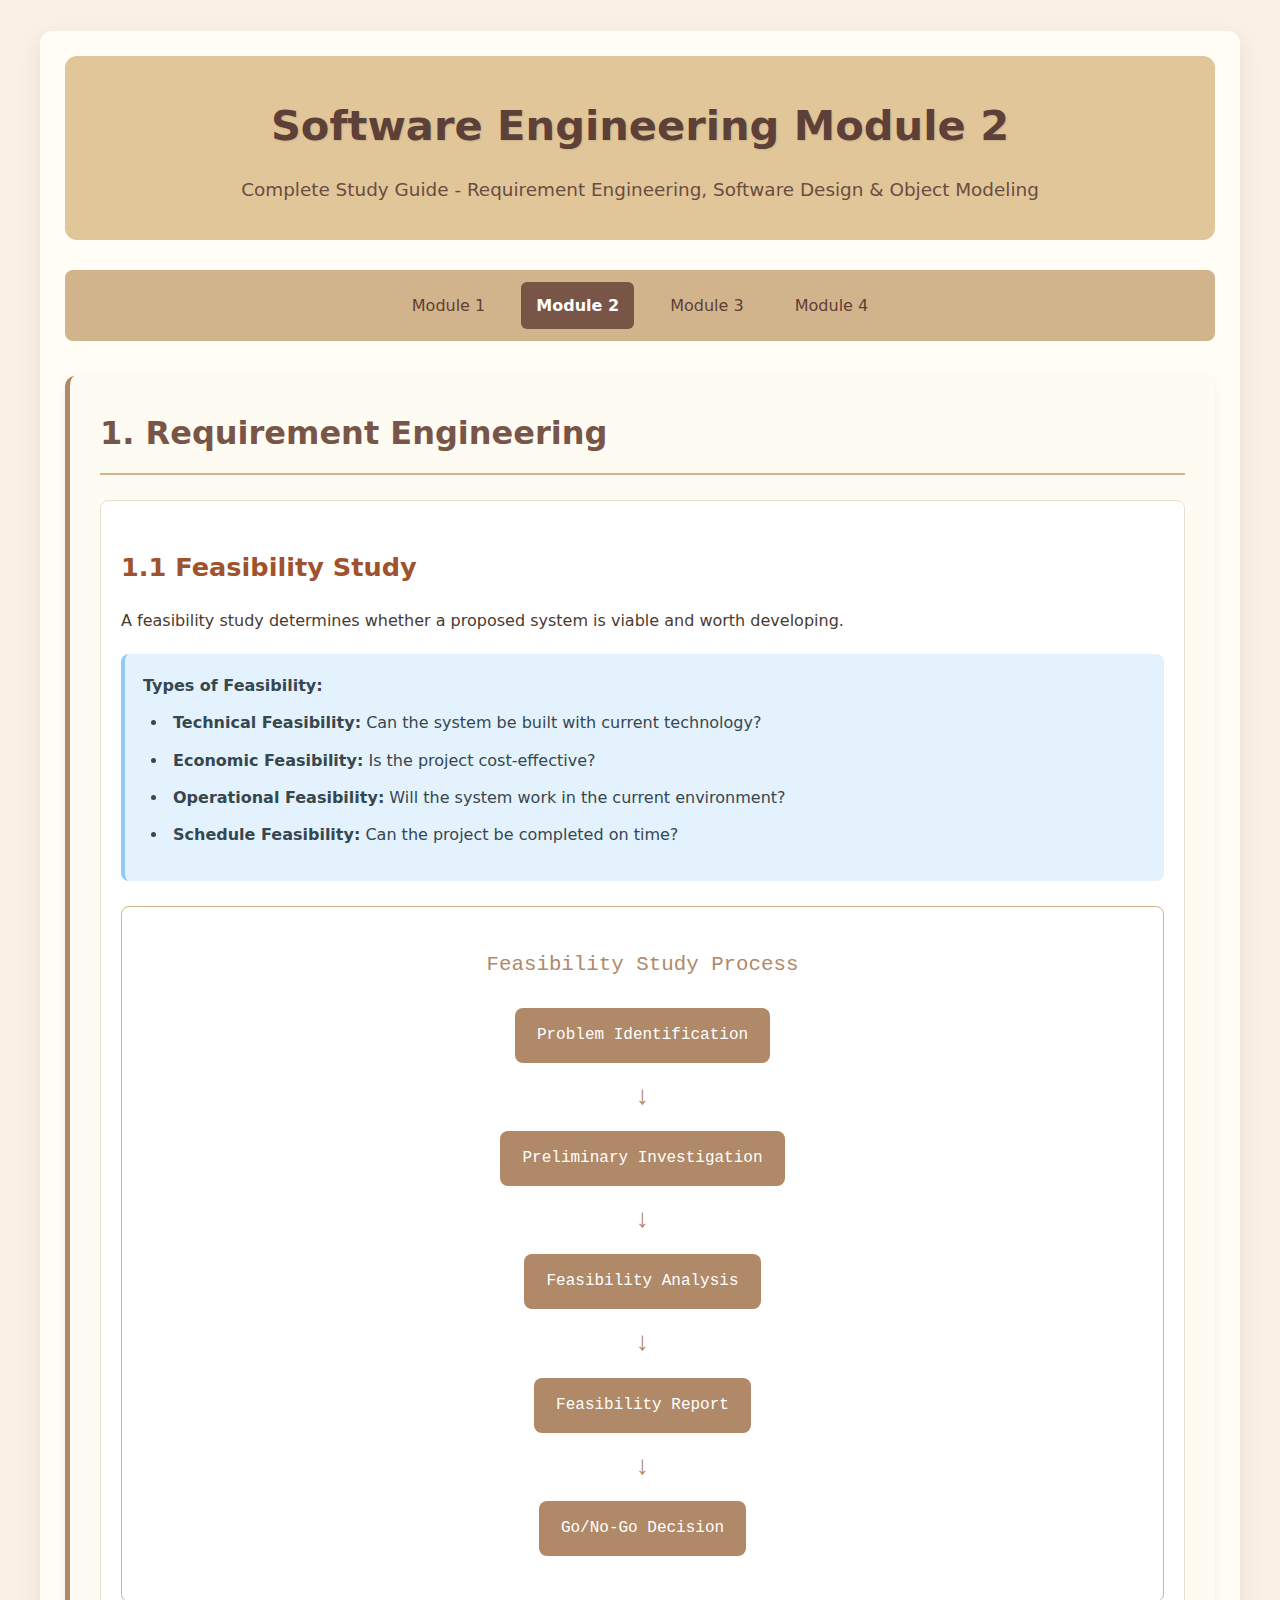
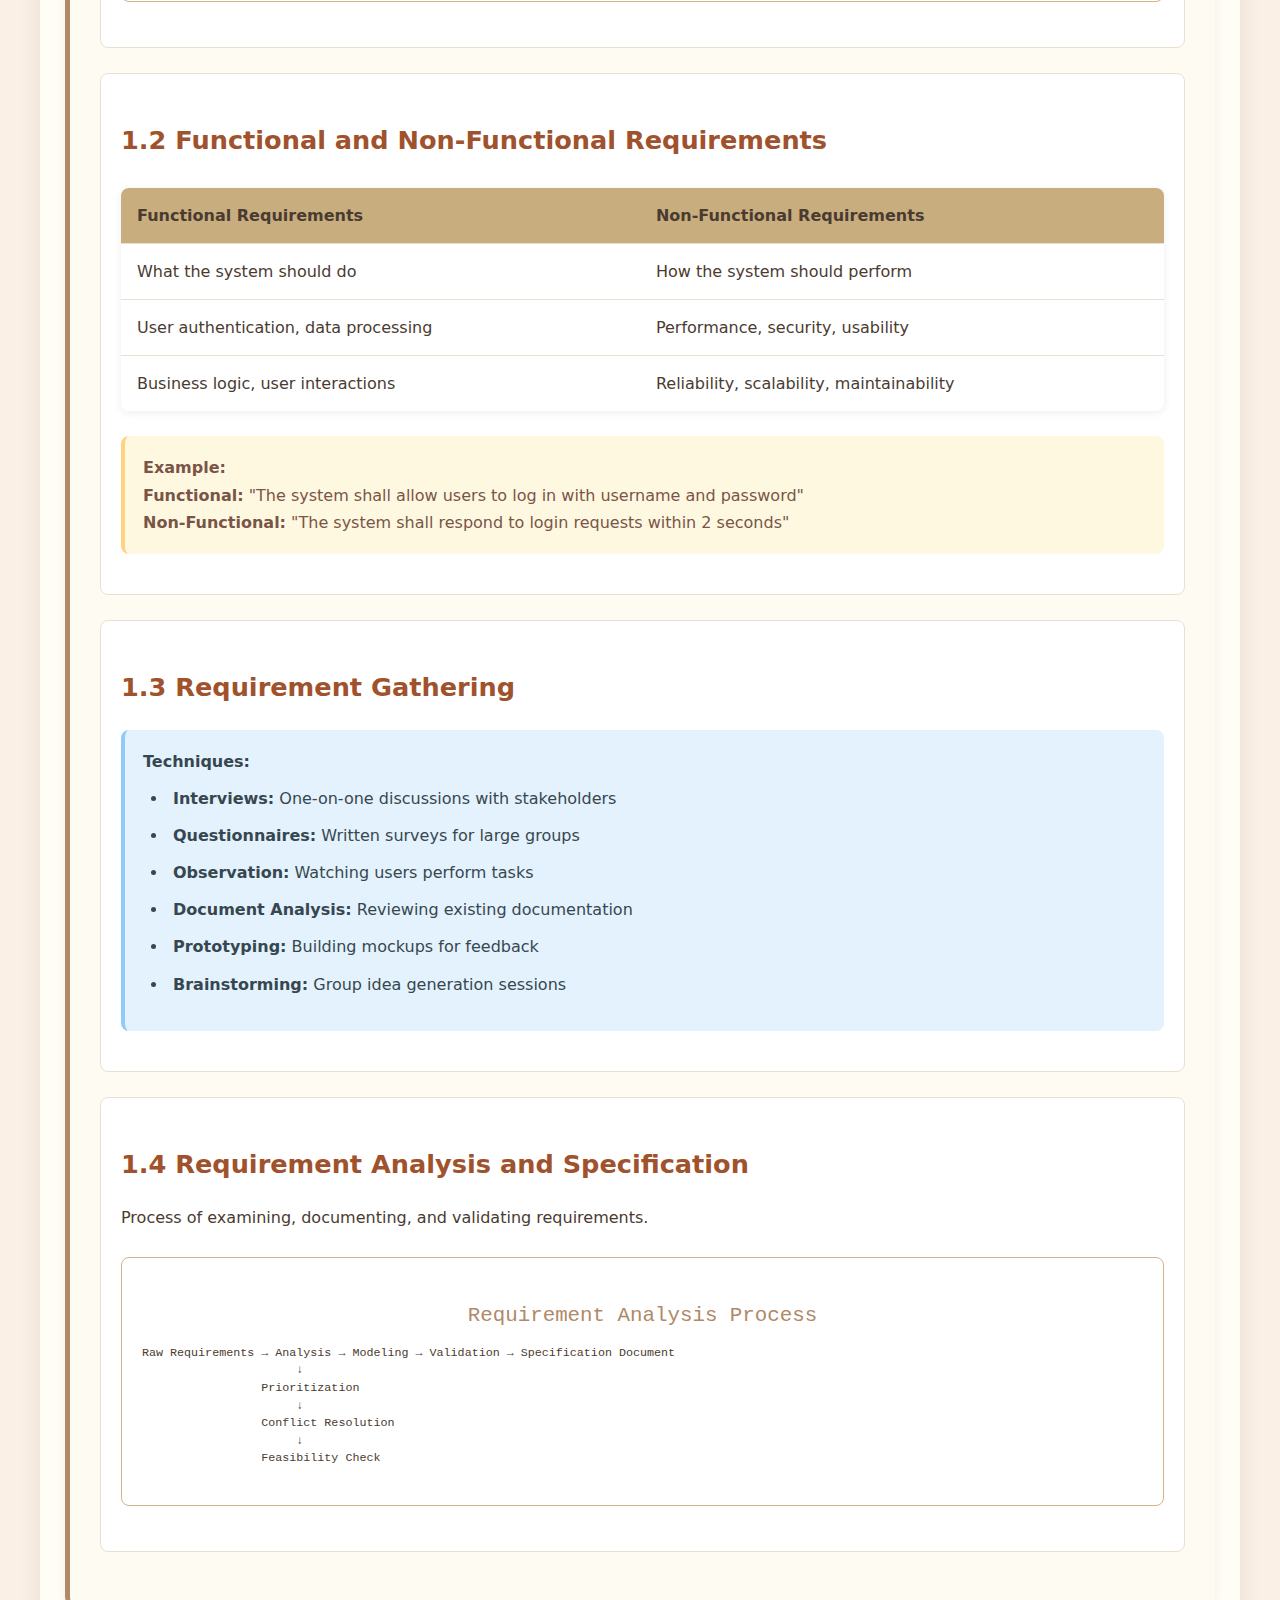
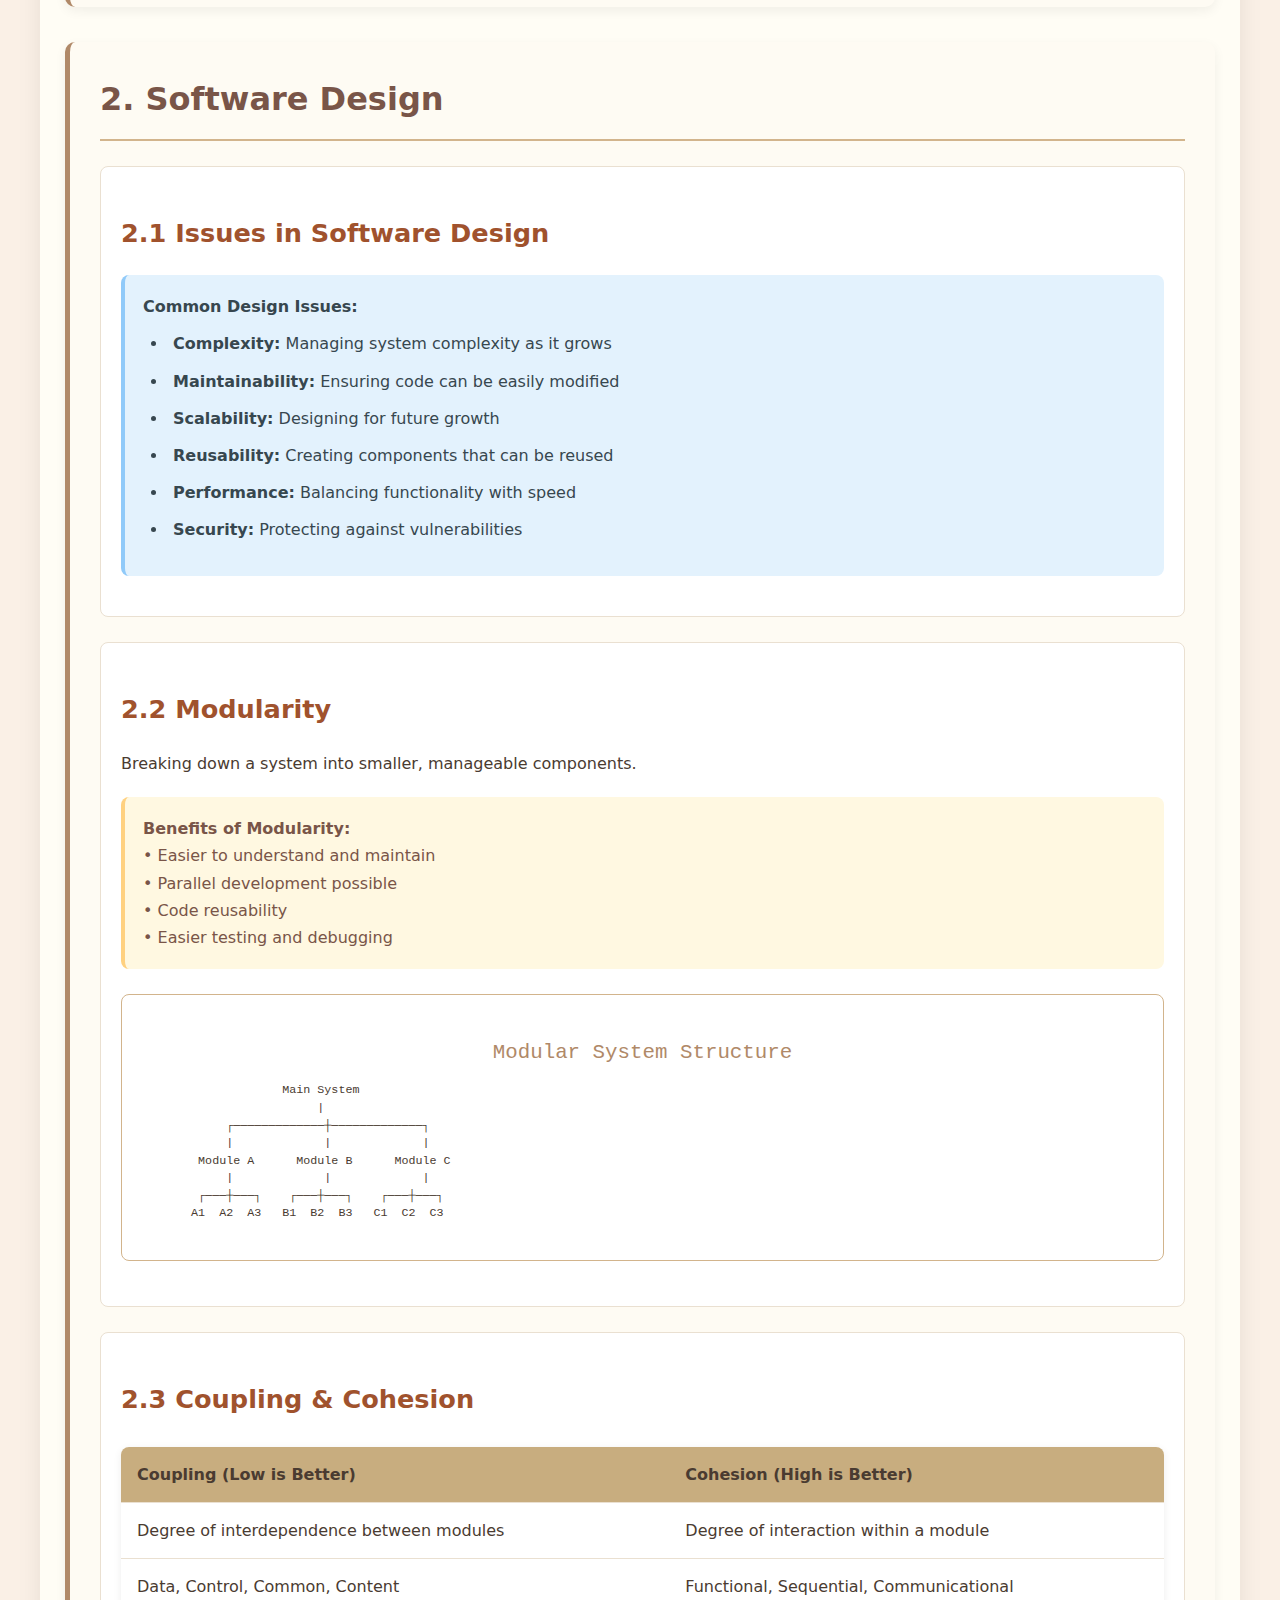
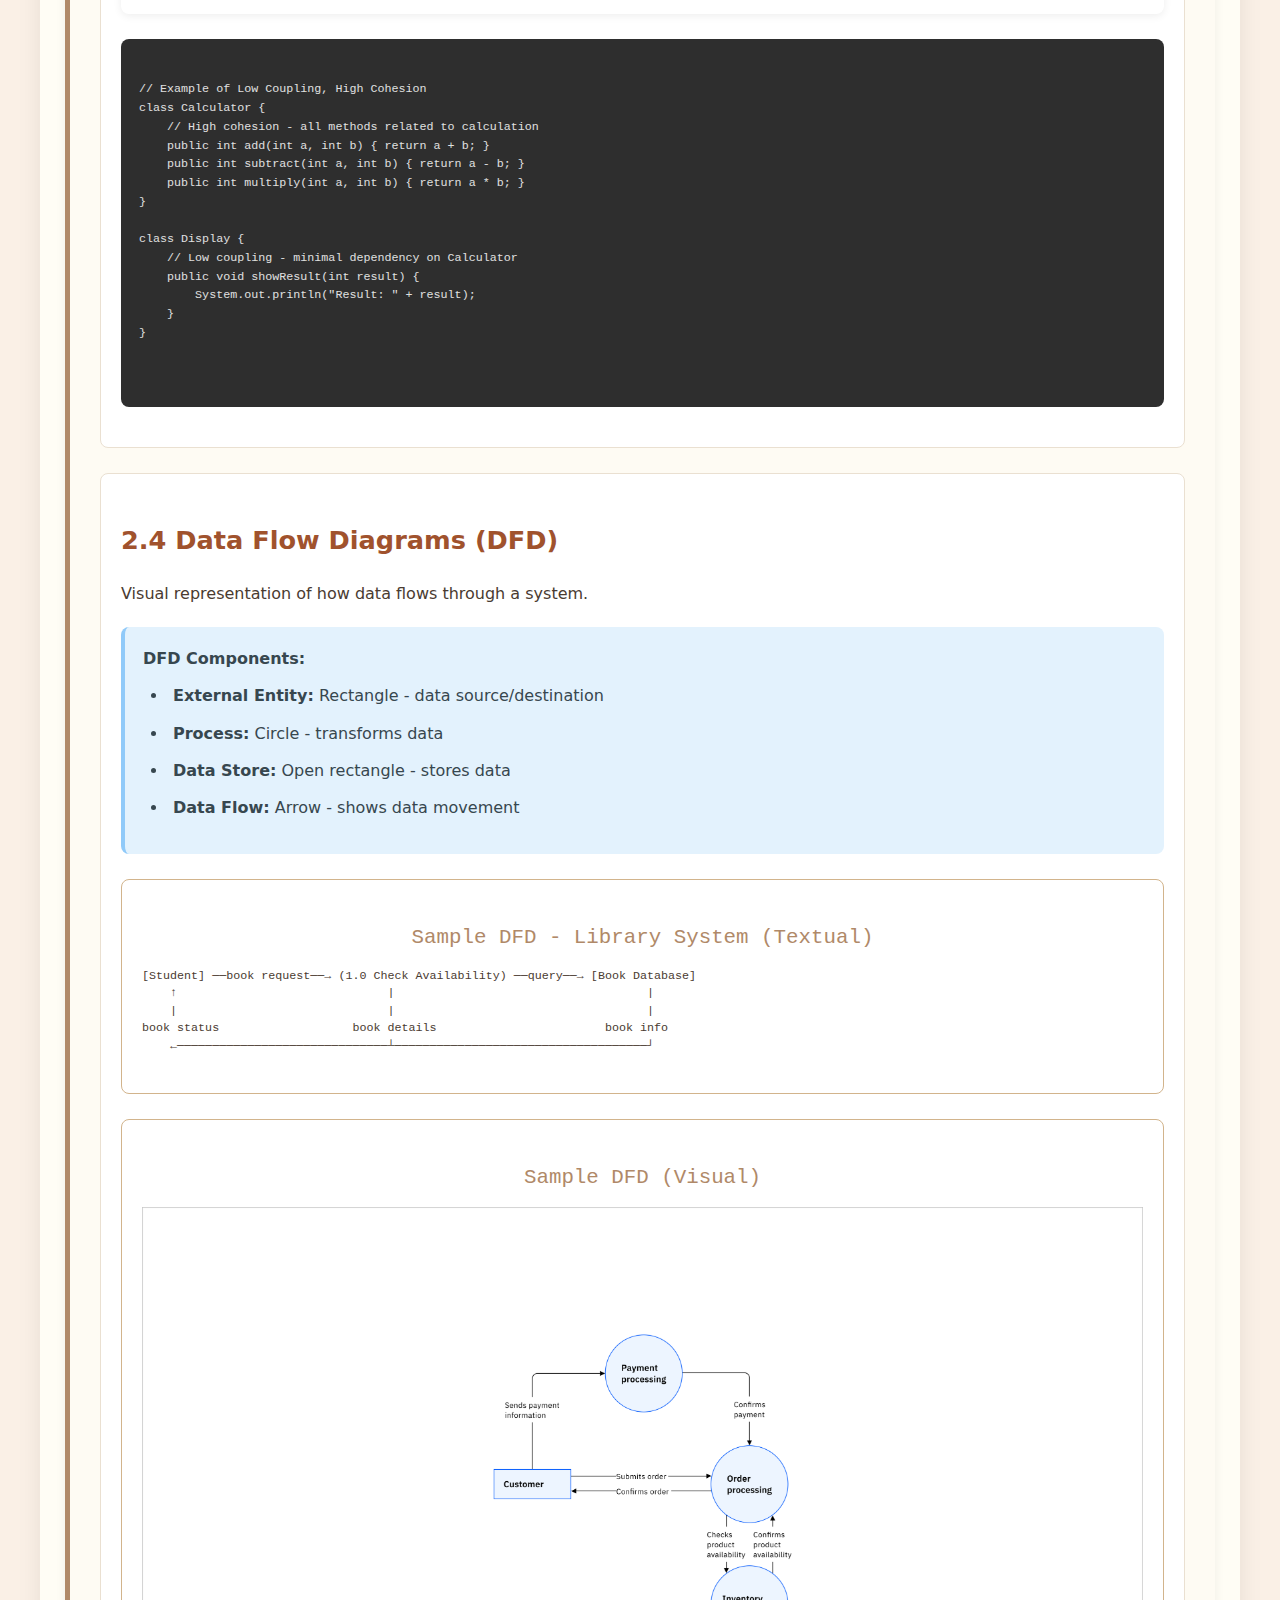
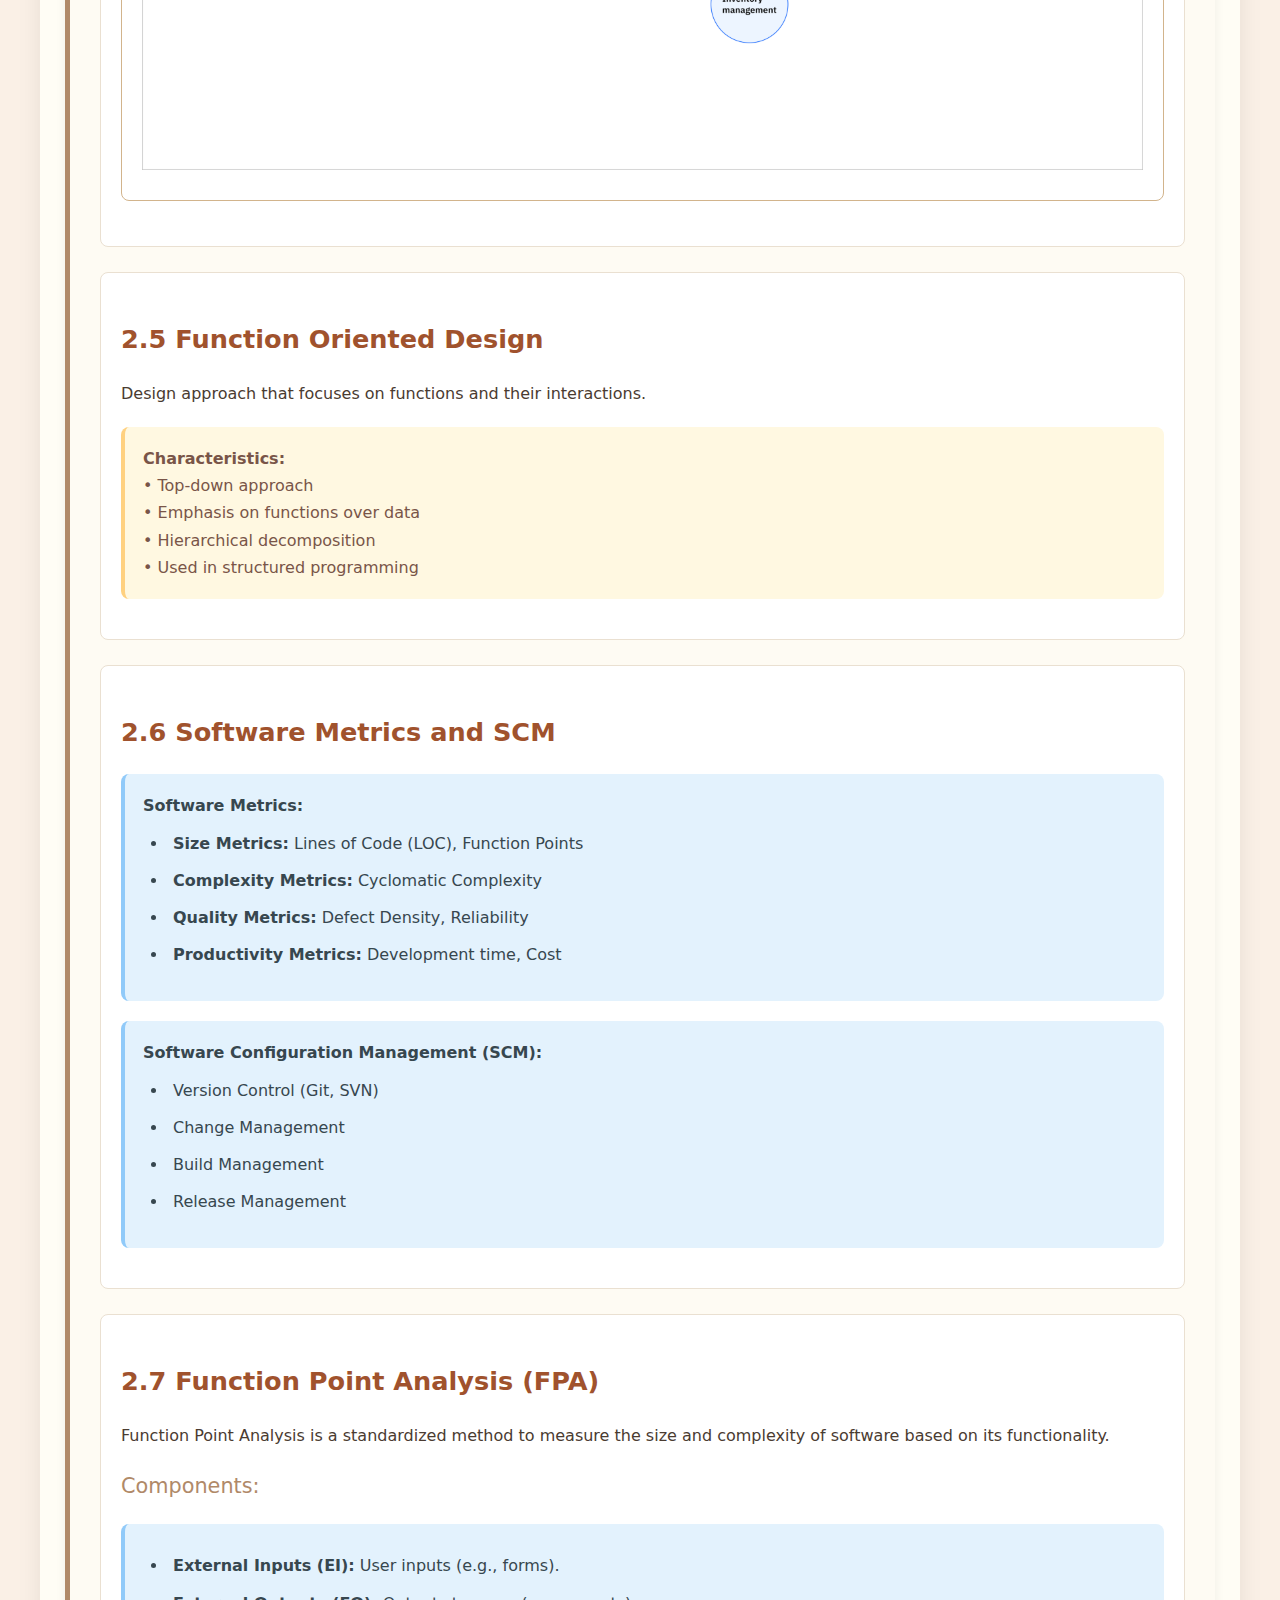
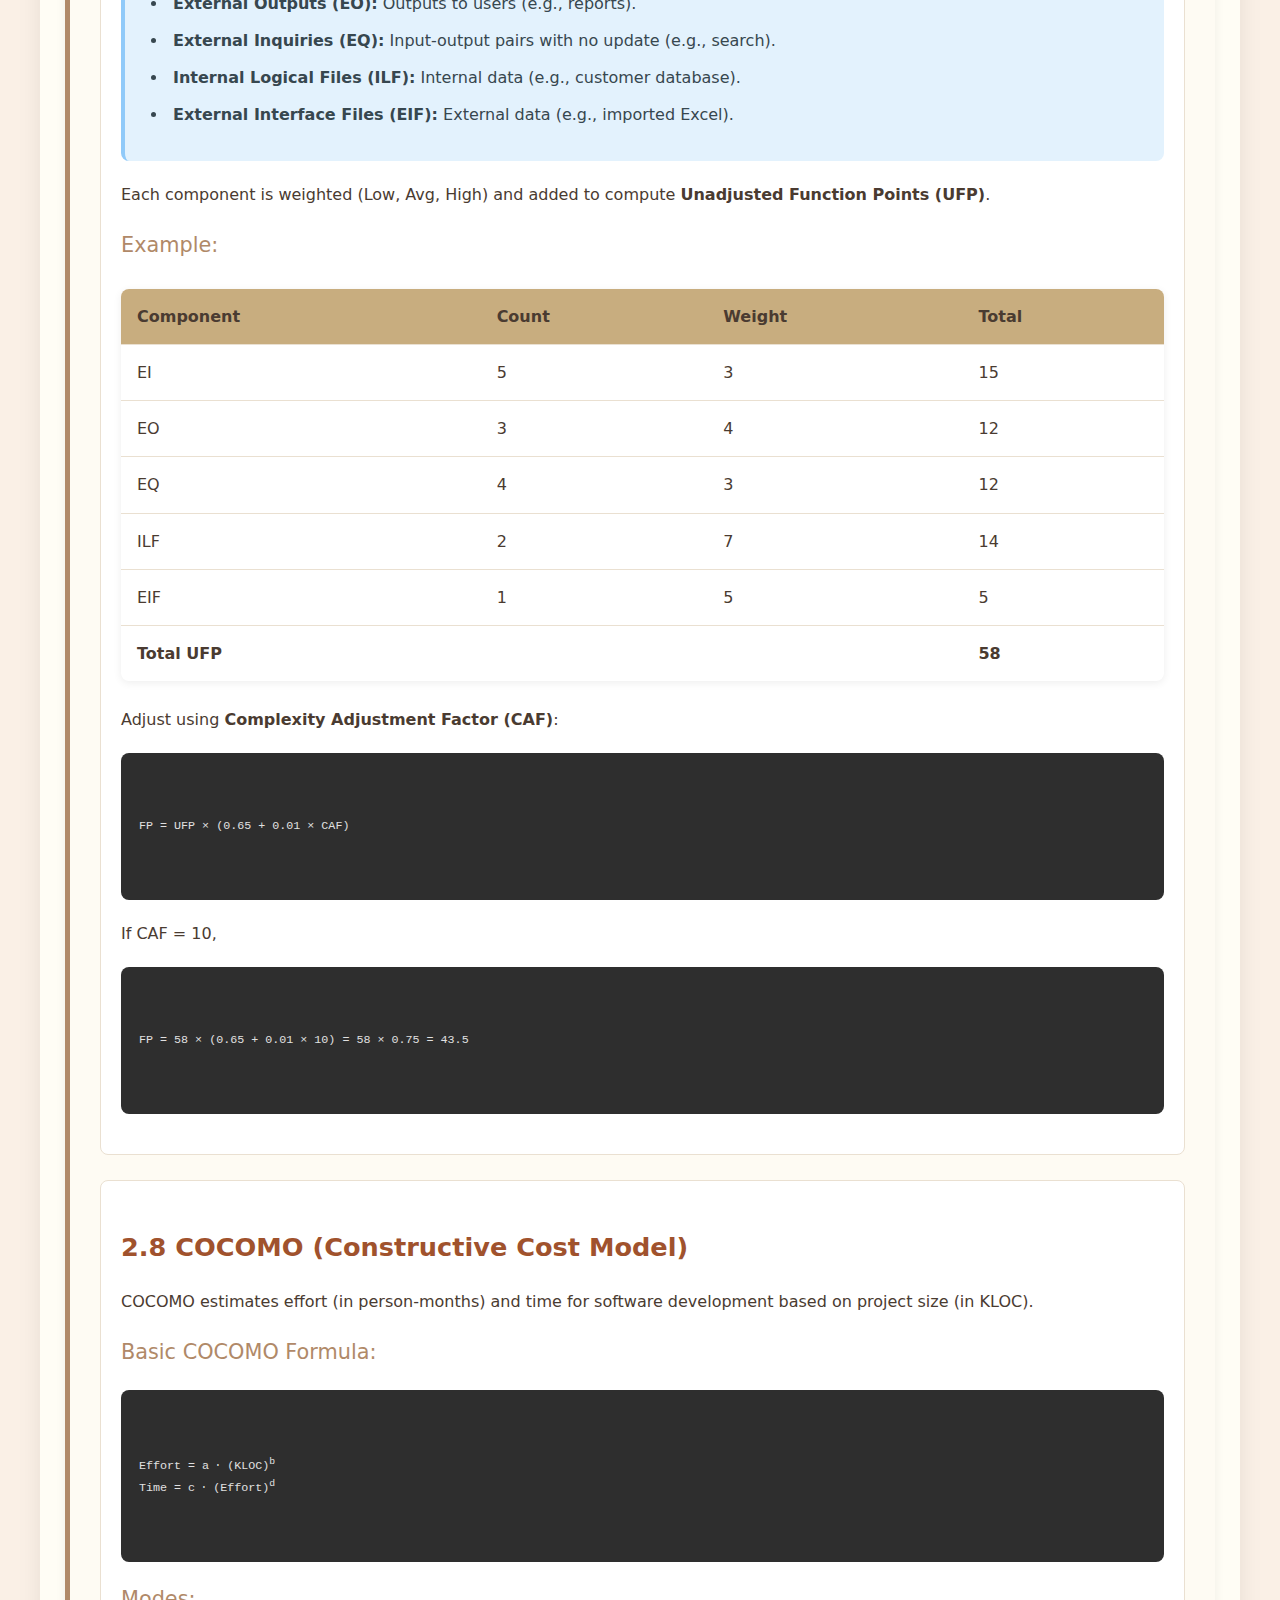
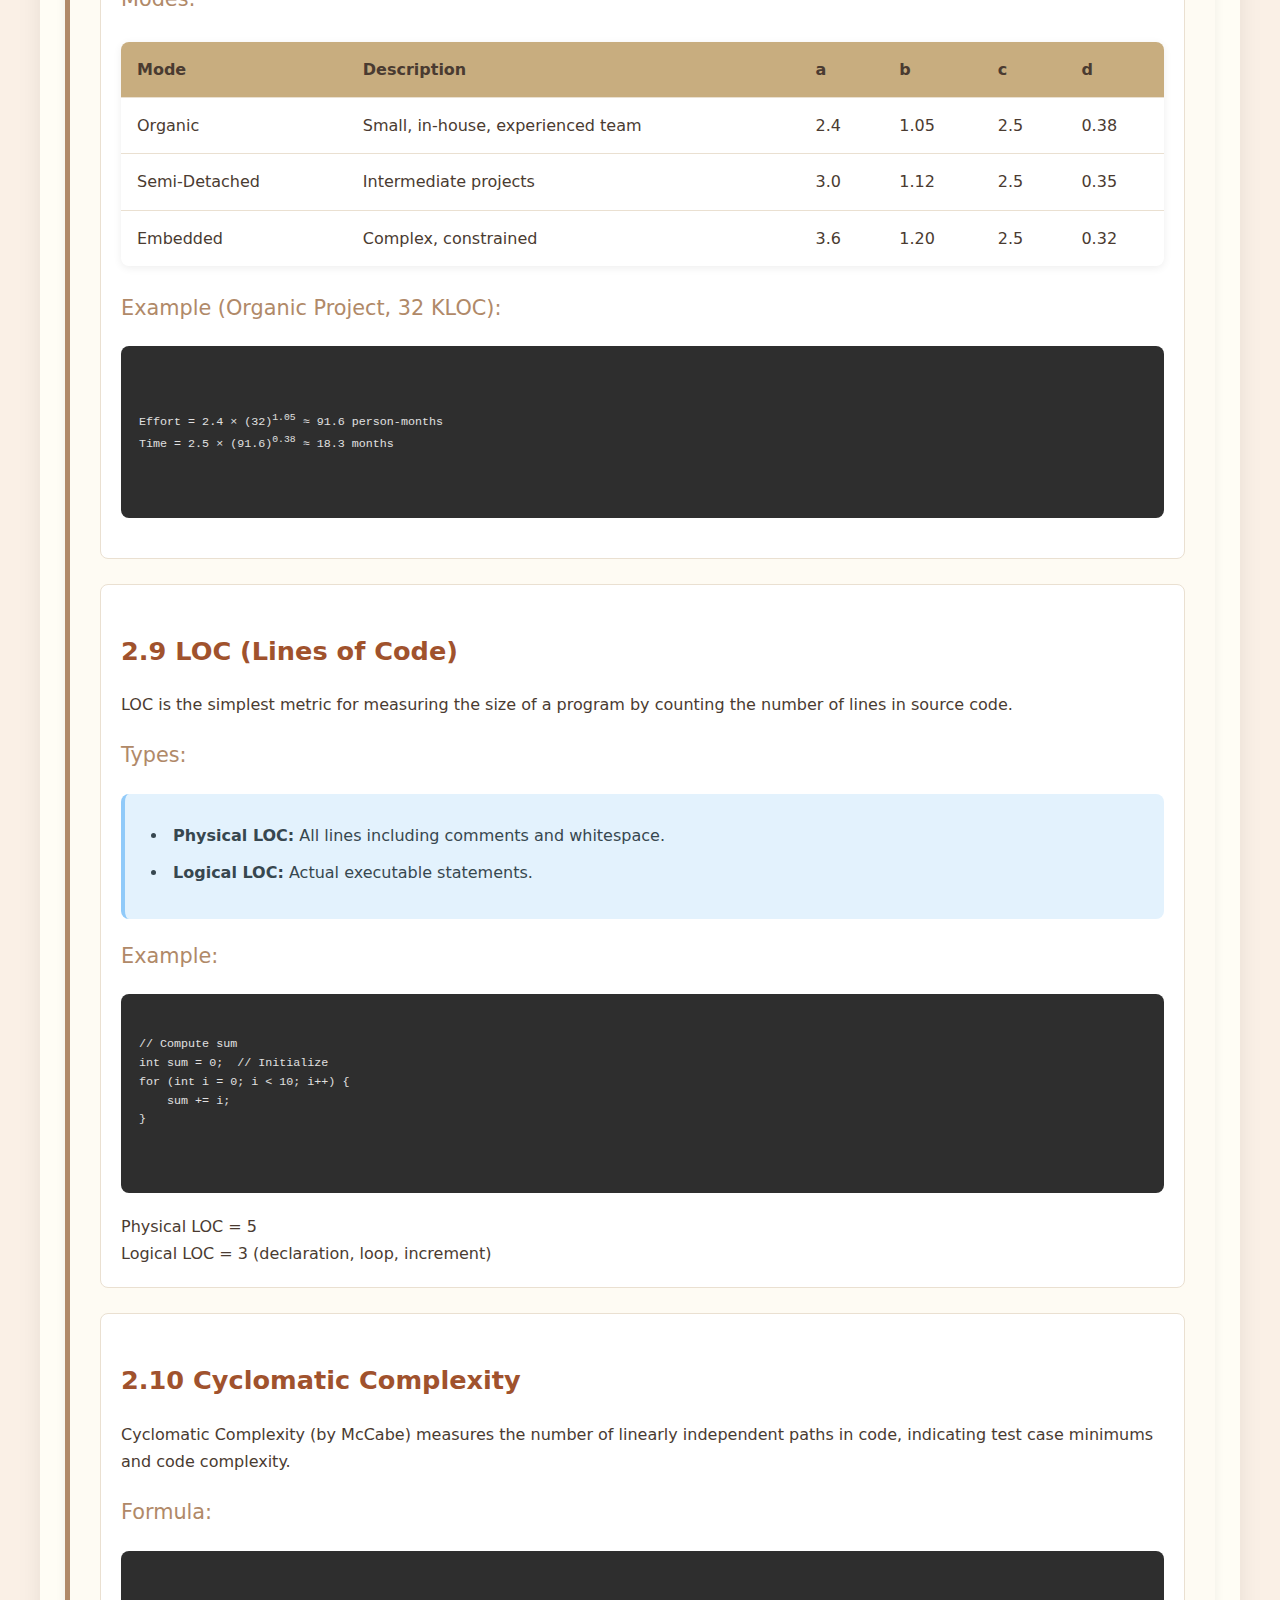
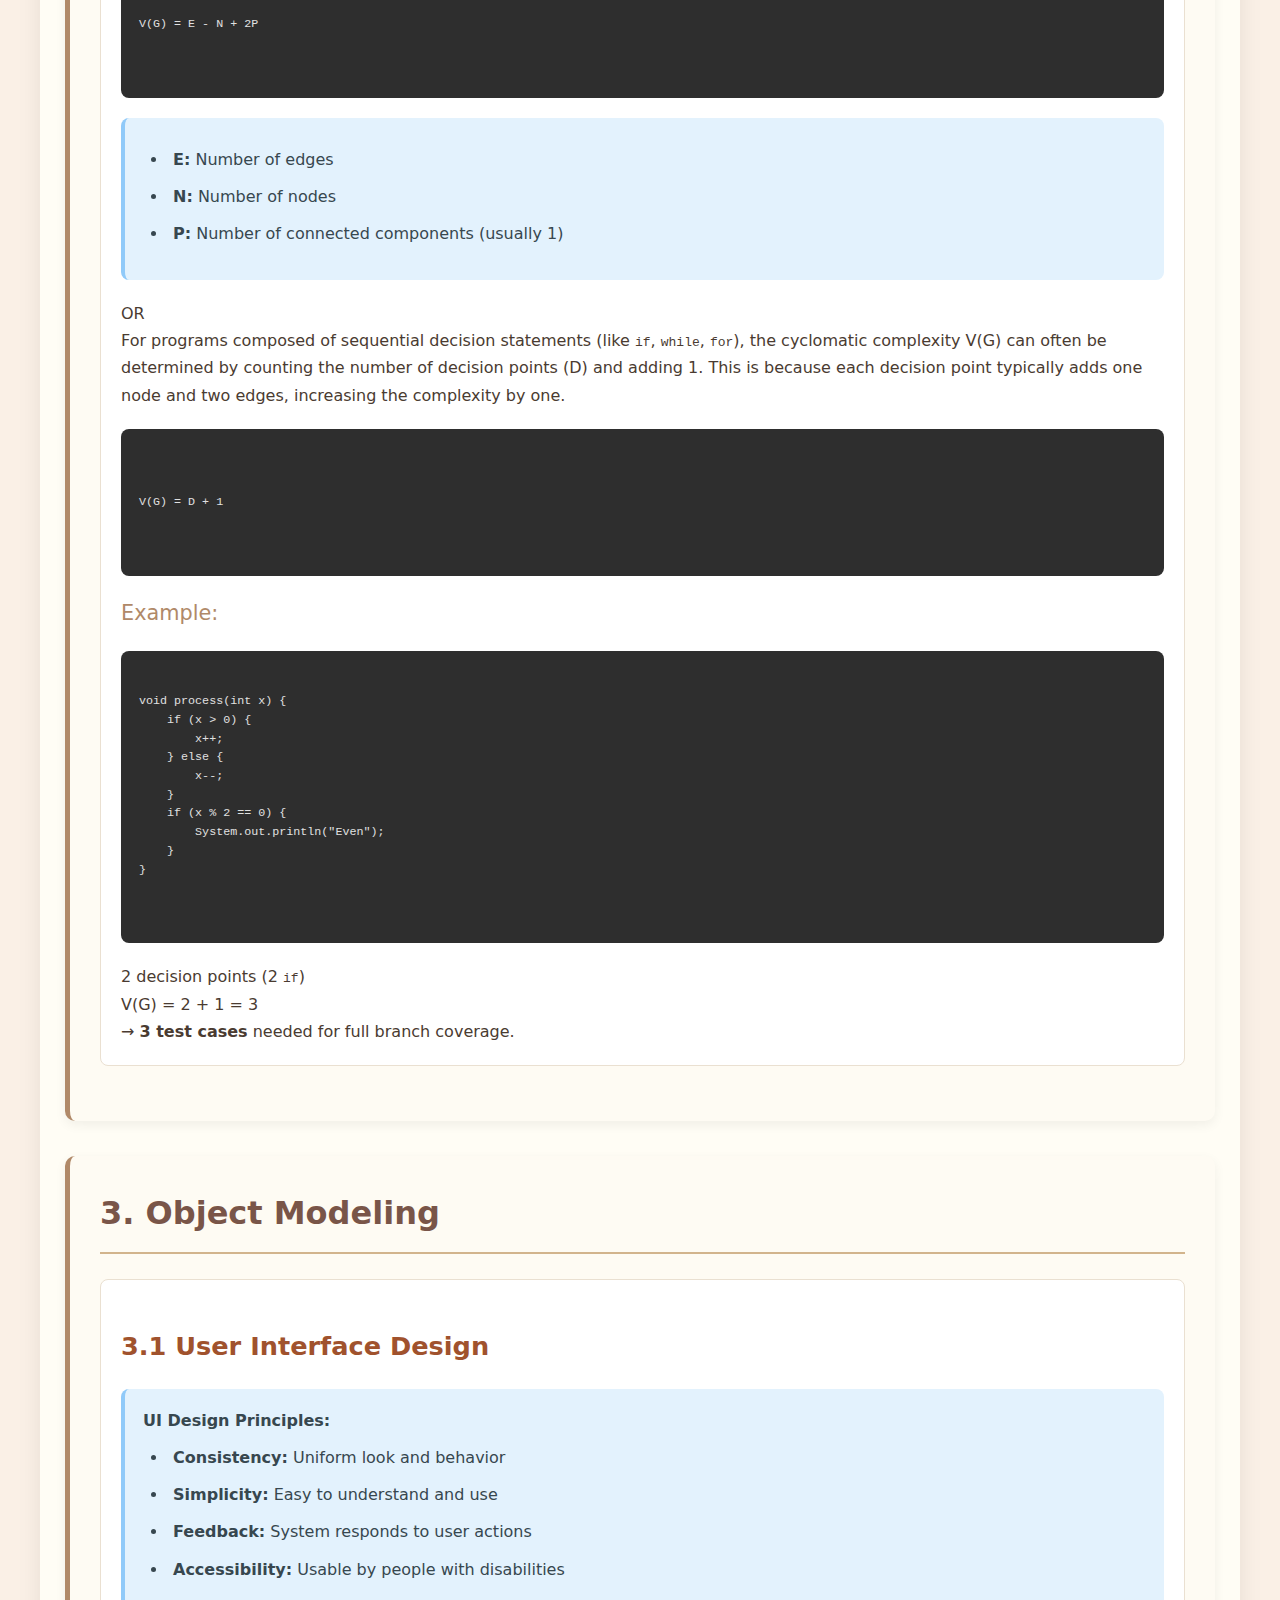
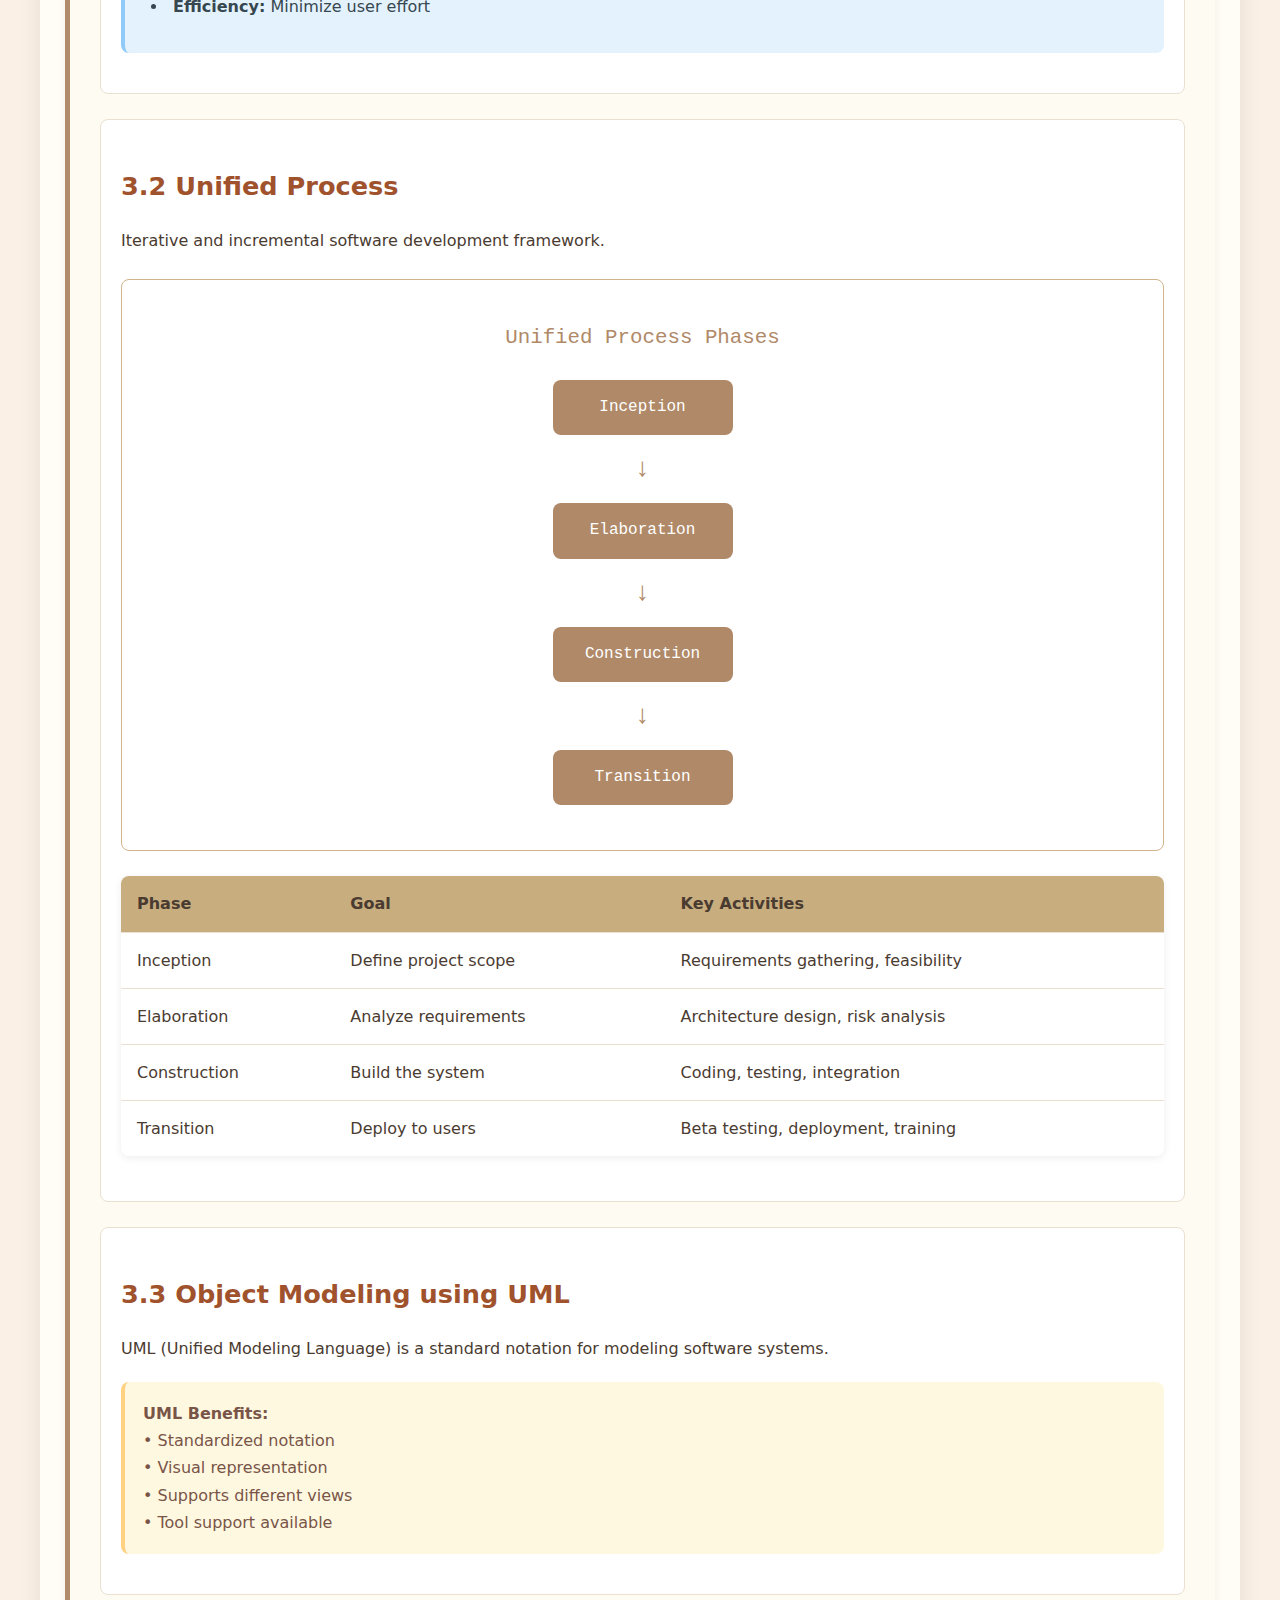
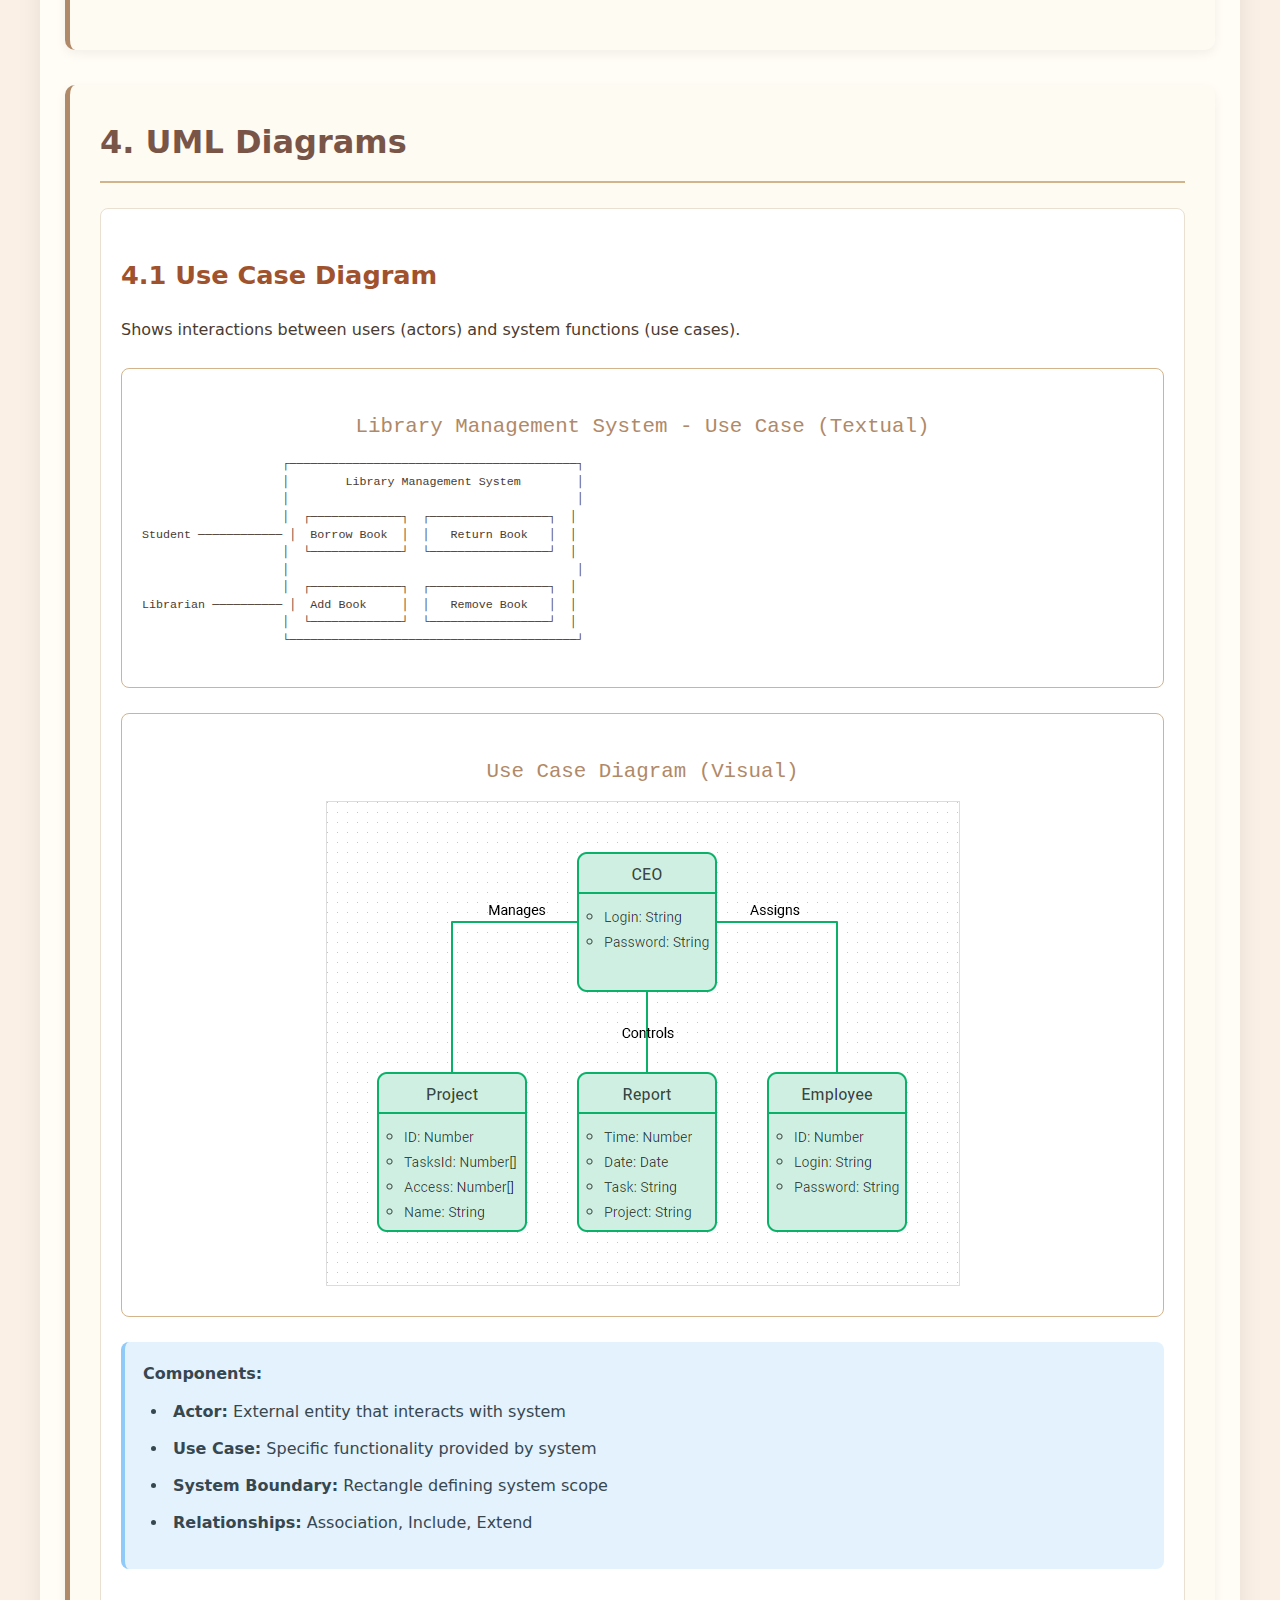
<file: Module2.html>
<!DOCTYPE html>
<html lang="en">
<head>
    <meta charset="UTF-8">
    <meta name="viewport" content="width=device-width, initial-scale=1.0">
    <title>Software Engineering Module 2 - Study Guide</title>
    <link rel="stylesheet" href="style.css">
</head>
<body>
    <div class="container">
        <div class="header">
            <h1>Software Engineering Module 2</h1>
            <p>Complete Study Guide - Requirement Engineering, Software Design & Object Modeling</p>
        </div>
        
        <div class="nav">
            <a href="Module1.html">Module 1</a>
            <a href="Module2.html" class="active-module">Module 2</a>
            <a href="Module3.html">Module 3</a>
            <a href="Module4.html">Module 4</a>
        </div>

        <!-- Requirement Engineering Section -->
        <div class="section" id="req-eng">
            <h2>1. Requirement Engineering</h2>
            
            <div class="subsection">
                <h3>1.1 Feasibility Study</h3>
                <p>A feasibility study determines whether a proposed system is viable and worth developing.</p>
                
                <div class="key-points">
                    <strong>Types of Feasibility:</strong>
                    <ul>
                        <li><strong>Technical Feasibility:</strong> Can the system be built with current technology?</li>
                        <li><strong>Economic Feasibility:</strong> Is the project cost-effective?</li>
                        <li><strong>Operational Feasibility:</strong> Will the system work in the current environment?</li>
                        <li><strong>Schedule Feasibility:</strong> Can the project be completed on time?</li>
                    </ul>
                </div>
                
                <div class="diagram">
                    <h4>Feasibility Study Process</h4>
                    <div class="flow-chart">
                        <div class="flow-box">Problem Identification</div>
                        <div class="flow-arrow">↓</div>
                        <div class="flow-box">Preliminary Investigation</div>
                        <div class="flow-arrow">↓</div>
                        <div class="flow-box">Feasibility Analysis</div>
                        <div class="flow-arrow">↓</div>
                        <div class="flow-box">Feasibility Report</div>
                        <div class="flow-arrow">↓</div>
                        <div class="flow-box">Go/No-Go Decision</div>
                    </div>
                </div>
            </div>

            <div class="subsection">
                <h3>1.2 Functional and Non-Functional Requirements</h3>
                
                <table class="table">
                    <thead>
                        <tr>
                            <th>Functional Requirements</th>
                            <th>Non-Functional Requirements</th>
                        </tr>
                    </thead>
                    <tbody>
                        <tr>
                            <td>What the system should do</td>
                            <td>How the system should perform</td>
                        </tr>
                        <tr>
                            <td>User authentication, data processing</td>
                            <td>Performance, security, usability</td>
                        </tr>
                        <tr>
                            <td>Business logic, user interactions</td>
                            <td>Reliability, scalability, maintainability</td>
                        </tr>
                    </tbody>
                </table>
                
                <div class="highlight">
                    <strong>Example:</strong><br>
                    <strong>Functional:</strong> "The system shall allow users to log in with username and password"<br>
                    <strong>Non-Functional:</strong> "The system shall respond to login requests within 2 seconds"
                </div>
            </div>

            <div class="subsection">
                <h3>1.3 Requirement Gathering</h3>
                <div class="key-points">
                    <strong>Techniques:</strong>
                    <ul>
                        <li><strong>Interviews:</strong> One-on-one discussions with stakeholders</li>
                        <li><strong>Questionnaires:</strong> Written surveys for large groups</li>
                        <li><strong>Observation:</strong> Watching users perform tasks</li>
                        <li><strong>Document Analysis:</strong> Reviewing existing documentation</li>
                        <li><strong>Prototyping:</strong> Building mockups for feedback</li>
                        <li><strong>Brainstorming:</strong> Group idea generation sessions</li>
                    </ul>
                </div>
            </div>

            <div class="subsection">
                <h3>1.4 Requirement Analysis and Specification</h3>
                <p>Process of examining, documenting, and validating requirements.</p>
                
                <div class="diagram">
                    <h4>Requirement Analysis Process</h4>
                    <pre>
Raw Requirements → Analysis → Modeling → Validation → Specification Document
                      ↓
                 Prioritization
                      ↓
                 Conflict Resolution
                      ↓
                 Feasibility Check
                    </pre>
                </div>
            </div>
        </div>

        <!-- Software Design Section -->
        <div class="section" id="software-design">
            <h2>2. Software Design</h2>
            
            <div class="subsection">
                <h3>2.1 Issues in Software Design</h3>
                <div class="key-points">
                    <strong>Common Design Issues:</strong>
                    <ul>
                        <li><strong>Complexity:</strong> Managing system complexity as it grows</li>
                        <li><strong>Maintainability:</strong> Ensuring code can be easily modified</li>
                        <li><strong>Scalability:</strong> Designing for future growth</li>
                        <li><strong>Reusability:</strong> Creating components that can be reused</li>
                        <li><strong>Performance:</strong> Balancing functionality with speed</li>
                        <li><strong>Security:</strong> Protecting against vulnerabilities</li>
                    </ul>
                </div>
            </div>

            <div class="subsection">
                <h3>2.2 Modularity</h3>
                <p>Breaking down a system into smaller, manageable components.</p>
                
                <div class="highlight">
                    <strong>Benefits of Modularity:</strong><br>
                    • Easier to understand and maintain<br>
                    • Parallel development possible<br>
                    • Code reusability<br>
                    • Easier testing and debugging
                </div>
                
                <div class="diagram">
                    <h4>Modular System Structure</h4>
                    <pre>
                    Main System
                         |
            ┌─────────────┼─────────────┐
            |             |             |
        Module A      Module B      Module C
            |             |             |
        ┌───┼───┐    ┌───┼───┐    ┌───┼───┐
       A1  A2  A3   B1  B2  B3   C1  C2  C3
                    </pre>
                </div>
            </div>

            <div class="subsection">
                <h3>2.3 Coupling & Cohesion</h3>
                
                <table class="table">
                    <thead>
                        <tr>
                            <th>Coupling (Low is Better)</th>
                            <th>Cohesion (High is Better)</th>
                        </tr>
                    </thead>
                    <tbody>
                        <tr>
                            <td>Degree of interdependence between modules</td>
                            <td>Degree of interaction within a module</td>
                        </tr>
                        <tr>
                            <td>Data, Control, Common, Content</td>
                            <td>Functional, Sequential, Communicational</td>
                        </tr>
                    </tbody>
                </table>
                
                <div class="code-block">
<pre><code>// Example of Low Coupling, High Cohesion
class Calculator {
    // High cohesion - all methods related to calculation
    public int add(int a, int b) { return a + b; }
    public int subtract(int a, int b) { return a - b; }
    public int multiply(int a, int b) { return a * b; }
}

class Display {
    // Low coupling - minimal dependency on Calculator
    public void showResult(int result) {
        System.out.println("Result: " + result);
    }
}</code></pre>
                </div>
            </div>

            <div class="subsection">
                <h3>2.4 Data Flow Diagrams (DFD)</h3>
                <p>Visual representation of how data flows through a system.</p>
                
                <div class="key-points">
                    <strong>DFD Components:</strong>
                    <ul>
                        <li><strong>External Entity:</strong> Rectangle - data source/destination</li>
                        <li><strong>Process:</strong> Circle - transforms data</li>
                        <li><strong>Data Store:</strong> Open rectangle - stores data</li>
                        <li><strong>Data Flow:</strong> Arrow - shows data movement</li>
                    </ul>
                </div>
                
                <div class="diagram">
                    <h4>Sample DFD - Library System (Textual)</h4>
                    <pre>
[Student] ──book request──→ (1.0 Check Availability) ──query──→ [Book Database]
    ↑                              |                                    |
    |                              |                                    |
book status                   book details                        book info
    ←──────────────────────────────┴────────────────────────────────────┘
                    </pre>
                </div>

                <div class="diagram">
                    <h4>Sample DFD (Visual) </h4>
                    <img src="dfd.png" alt="Data Flow Diagram Example" style="max-width: 100%; height: auto;">
                </div>
            </div>

            <div class="subsection">
                <h3>2.5 Function Oriented Design</h3>
                <p>Design approach that focuses on functions and their interactions.</p>
                
                <div class="highlight">
                    <strong>Characteristics:</strong><br>
                    • Top-down approach<br>
                    • Emphasis on functions over data<br>
                    • Hierarchical decomposition<br>
                    • Used in structured programming
                </div>
            </div>

            <div class="subsection">
                <h3>2.6 Software Metrics and SCM</h3>
                
                <div class="key-points">
                    <strong>Software Metrics:</strong>
                    <ul>
                        <li><strong>Size Metrics:</strong> Lines of Code (LOC), Function Points</li>
                        <li><strong>Complexity Metrics:</strong> Cyclomatic Complexity</li>
                        <li><strong>Quality Metrics:</strong> Defect Density, Reliability</li>
                        <li><strong>Productivity Metrics:</strong> Development time, Cost</li>
                    </ul>
                </div>
                
                <div class="key-points">
                    <strong>Software Configuration Management (SCM):</strong>
                    <ul>
                        <li>Version Control (Git, SVN)</li>
                        <li>Change Management</li>
                        <li>Build Management</li>
                        <li>Release Management</li>
                    </ul>
                </div>
            </div>

            <!-- Newly Added Sections Start Here -->
            <div class="subsection">
                <h3>2.7 Function Point Analysis (FPA)</h3>
                <p>Function Point Analysis is a standardized method to measure the size and complexity of software based on its functionality.</p>
                
                <h4>Components:</h4>
                <div class="key-points">
                    <ul>
                        <li><strong>External Inputs (EI):</strong> User inputs (e.g., forms).</li>
                        <li><strong>External Outputs (EO):</strong> Outputs to users (e.g., reports).</li>
                        <li><strong>External Inquiries (EQ):</strong> Input-output pairs with no update (e.g., search).</li>
                        <li><strong>Internal Logical Files (ILF):</strong> Internal data (e.g., customer database).</li>
                        <li><strong>External Interface Files (EIF):</strong> External data (e.g., imported Excel).</li>
                    </ul>
                </div>
                <p>Each component is weighted (Low, Avg, High) and added to compute <strong>Unadjusted Function Points (UFP)</strong>.</p>

                <h4>Example:</h4>
                <table class="table">
                    <thead>
                        <tr>
                            <th>Component</th>
                            <th>Count</th>
                            <th>Weight</th>
                            <th>Total</th>
                        </tr>
                    </thead>
                    <tbody>
                        <tr>
                            <td>EI</td>
                            <td>5</td>
                            <td>3</td>
                            <td>15</td>
                        </tr>
                        <tr>
                            <td>EO</td>
                            <td>3</td>
                            <td>4</td>
                            <td>12</td>
                        </tr>
                        <tr>
                            <td>EQ</td>
                            <td>4</td>
                            <td>3</td>
                            <td>12</td>
                        </tr>
                        <tr>
                            <td>ILF</td>
                            <td>2</td>
                            <td>7</td>
                            <td>14</td>
                        </tr>
                        <tr>
                            <td>EIF</td>
                            <td>1</td>
                            <td>5</td>
                            <td>5</td>
                        </tr>
                        <tr>
                            <td><strong>Total UFP</strong></td>
                            <td></td>
                            <td></td>
                            <td><strong>58</strong></td>
                        </tr>
                    </tbody>
                </table>
                
                <p>Adjust using <strong>Complexity Adjustment Factor (CAF)</strong>:</p>
                <div class="code-block">
                    <pre>FP = UFP × (0.65 + 0.01 × CAF)</pre>
                </div>
                <p>If CAF = 10,</p>
                <div class="code-block">
                    <pre>FP = 58 × (0.65 + 0.01 × 10) = 58 × 0.75 = 43.5</pre>
                </div>
            </div>

            <div class="subsection">
                <h3>2.8 COCOMO (Constructive Cost Model)</h3>
                <p>COCOMO estimates effort (in person-months) and time for software development based on project size (in KLOC).</p>

                <h4>Basic COCOMO Formula:</h4>
                <div class="code-block">
                    <pre>
Effort = a ⋅ (KLOC)<sup>b</sup>
Time = c ⋅ (Effort)<sup>d</sup></pre>
                </div>

                <h4>Modes:</h4>
                <table class="table">
                    <thead>
                        <tr>
                            <th>Mode</th>
                            <th>Description</th>
                            <th>a</th>
                            <th>b</th>
                            <th>c</th>
                            <th>d</th>
                        </tr>
                    </thead>
                    <tbody>
                        <tr>
                            <td>Organic</td>
                            <td>Small, in-house, experienced team</td>
                            <td>2.4</td>
                            <td>1.05</td>
                            <td>2.5</td>
                            <td>0.38</td>
                        </tr>
                        <tr>
                            <td>Semi-Detached</td>
                            <td>Intermediate projects</td>
                            <td>3.0</td>
                            <td>1.12</td>
                            <td>2.5</td>
                            <td>0.35</td>
                        </tr>
                        <tr>
                            <td>Embedded</td>
                            <td>Complex, constrained</td>
                            <td>3.6</td>
                            <td>1.20</td>
                            <td>2.5</td>
                            <td>0.32</td>
                        </tr>
                    </tbody>
                </table>

                <h4>Example (Organic Project, 32 KLOC):</h4>
                <div class="code-block">
                    <pre>
Effort = 2.4 × (32)<sup>1.05</sup> ≈ 91.6 person-months
Time = 2.5 × (91.6)<sup>0.38</sup> ≈ 18.3 months</pre>
                </div>
            </div>

            <div class="subsection">
                <h3>2.9 LOC (Lines of Code)</h3>
                <p>LOC is the simplest metric for measuring the size of a program by counting the number of lines in source code.</p>

                <h4>Types:</h4>
                <div class="key-points">
                    <ul>
                        <li><strong>Physical LOC:</strong> All lines including comments and whitespace.</li>
                        <li><strong>Logical LOC:</strong> Actual executable statements.</li>
                    </ul>
                </div>

                <h4>Example:</h4>
                <div class="code-block">
<pre><code>// Compute sum
int sum = 0;  // Initialize
for (int i = 0; i < 10; i++) {
    sum += i;
}</code></pre>
                </div>
                <p>
                    Physical LOC = 5<br>
                    Logical LOC = 3 (declaration, loop, increment)
                </p>
            </div>

            <div class="subsection">
                <h3>2.10 Cyclomatic Complexity</h3>
                <p>Cyclomatic Complexity (by McCabe) measures the number of linearly independent paths in code, indicating test case minimums and code complexity.</p>

                <h4>Formula:</h4>
                <div class="code-block">
                    <pre>V(G) = E - N + 2P</pre>
                </div>
                <div class="key-points">
                    <ul>
                        <li><strong>E:</strong> Number of edges</li>
                        <li><strong>N:</strong> Number of nodes</li>
                        <li><strong>P:</strong> Number of connected components (usually 1)</li>
                    </ul>
                </div>
                <p>OR</p>
                <p>For programs composed of sequential decision statements (like <code>if</code>, <code>while</code>, <code>for</code>), the cyclomatic complexity V(G) can often be determined by counting the number of decision points (D) and adding 1. This is because each decision point typically adds one node and two edges, increasing the complexity by one.</p>
                <div class="code-block">
                    <pre>V(G) = D + 1</pre>
                </div>
                
                <h4>Example:</h4>
                <div class="code-block">
<pre><code>void process(int x) {
    if (x > 0) {
        x++;
    } else {
        x--;
    }
    if (x % 2 == 0) {
        System.out.println("Even");
    }
}</code></pre>
                </div>
                <p>
                    2 decision points (2 <code>if</code>)<br>
                    V(G) = 2 + 1 = 3
                </p>
                <p>→ <strong>3 test cases</strong> needed for full branch coverage.</p>
            </div>
            <!-- Newly Added Sections End Here -->

        </div>

        <!-- Object Modeling Section -->
        <div class="section" id="object-modeling">
            <h2>3. Object Modeling</h2>
            
            <div class="subsection">
                <h3>3.1 User Interface Design</h3>
                <div class="key-points">
                    <strong>UI Design Principles:</strong>
                    <ul>
                        <li><strong>Consistency:</strong> Uniform look and behavior</li>
                        <li><strong>Simplicity:</strong> Easy to understand and use</li>
                        <li><strong>Feedback:</strong> System responds to user actions</li>
                        <li><strong>Accessibility:</strong> Usable by people with disabilities</li>
                        <li><strong>Efficiency:</strong> Minimize user effort</li>
                    </ul>
                </div>
            </div>

            <div class="subsection">
                <h3>3.2 Unified Process</h3>
                <p>Iterative and incremental software development framework.</p>
                
                <div class="diagram">
                    <h4>Unified Process Phases</h4>
                    <div class="flow-chart">
                        <div class="flow-box">Inception</div>
                        <div class="flow-arrow">↓</div>
                        <div class="flow-box">Elaboration</div>
                        <div class="flow-arrow">↓</div>
                        <div class="flow-box">Construction</div>
                        <div class="flow-arrow">↓</div>
                        <div class="flow-box">Transition</div>
                    </div>
                </div>
                
                <table class="table">
                    <thead>
                        <tr>
                            <th>Phase</th>
                            <th>Goal</th>
                            <th>Key Activities</th>
                        </tr>
                    </thead>
                    <tbody>
                        <tr>
                            <td>Inception</td>
                            <td>Define project scope</td>
                            <td>Requirements gathering, feasibility</td>
                        </tr>
                        <tr>
                            <td>Elaboration</td>
                            <td>Analyze requirements</td>
                            <td>Architecture design, risk analysis</td>
                        </tr>
                        <tr>
                            <td>Construction</td>
                            <td>Build the system</td>
                            <td>Coding, testing, integration</td>
                        </tr>
                        <tr>
                            <td>Transition</td>
                            <td>Deploy to users</td>
                            <td>Beta testing, deployment, training</td>
                        </tr>
                    </tbody>
                </table>
            </div>

            <div class="subsection">
                <h3>3.3 Object Modeling using UML</h3>
                <p>UML (Unified Modeling Language) is a standard notation for modeling software systems.</p>
                
                <div class="highlight">
                    <strong>UML Benefits:</strong><br>
                    • Standardized notation<br>
                    • Visual representation<br>
                    • Supports different views<br>
                    • Tool support available
                </div>
            </div>
        </div>

        <!-- UML Diagrams Section -->
        <div class="section" id="uml-diagrams">
            <h2>4. UML Diagrams</h2>
            
            <div class="subsection">
                <h3>4.1 Use Case Diagram</h3>
                <p>Shows interactions between users (actors) and system functions (use cases).</p>
                
                <div class="diagram">
                    <h4>Library Management System - Use Case (Textual)</h4>
                    <pre>
                    ┌─────────────────────────────────────────┐
                    │        Library Management System        │
                    │                                         │
                    │  ┌─────────────┐  ┌─────────────────┐  │
Student ──────────── │  Borrow Book  │  │   Return Book   │  │
                    │  └─────────────┘  └─────────────────┘  │
                    │                                         │
                    │  ┌─────────────┐  ┌─────────────────┐  │
Librarian ────────── │  Add Book     │  │   Remove Book   │  │
                    │  └─────────────┘  └─────────────────┘  │
                    └─────────────────────────────────────────┘
                    </pre>
                </div>

                <div class="diagram">
                    <h4>Use Case Diagram (Visual)</h4>
                    <img src="uml.png" alt="Use Case Diagram Example" style="max-width: 100%; height: auto;">
                </div>
                
                <div class="key-points">
                    <strong>Components:</strong>
                    <ul>
                        <li><strong>Actor:</strong> External entity that interacts with system</li>
                        <li><strong>Use Case:</strong> Specific functionality provided by system</li>
                        <li><strong>System Boundary:</strong> Rectangle defining system scope</li>
                        <li><strong>Relationships:</strong> Association, Include, Extend</li>
                    </ul>
                </div>
            </div>

            <div class="subsection">
                <h3>4.2 Sequence Diagram</h3>
                <p>Shows interactions between objects over time.</p>
                
                <div class="diagram">
                    <h4>Login Process - Sequence Diagram</h4>
                    <pre>
User        LoginForm      Database       Session
 |             |             |             |
 |─enter_creds→|             |             |
 |             |─validate───→|             |
 |             |←───result────|             |
 |             |─create_session────────────→|
 |             |←───session_id──────────────|
 |←success_msg─|             |             |
 |             |             |             |
                    </pre>
                </div>
            </div>

            <div class="subsection">
                <h3>4.3 Communication (Collaboration) Diagram</h3>
                <p>Shows interactions between objects with emphasis on relationships.</p>
                
                <div class="diagram">
                    <h4>ATM Withdrawal - Communication Diagram (Textual)</h4>
                    <pre>
                    ATM ──1: insert_card──→ CardReader
                     │                         │
                     │                         │
                     │←──2: card_data──────────┘
                     │
                     │──3: validate──→ Bank
                     │                  │
                     │←─4: approved─────┘
                     │
                     │──5: dispense──→ CashDispenser
                    </pre>
                </div>
                <div class="diagram">
                    <h4>Communication Diagram (Visual)</h4>
                    <img src="coll_uml.png" alt="Communication Diagram Example" style="max-width: 100%; height: auto;">
                </div>
            </div>

            <div class="subsection">
                <h3>4.4 Activity Diagram</h3>
                <p>Shows workflow and business processes.</p>
                
                <div class="diagram">
                    <h4>Order Processing - Activity Diagram</h4>
                    <pre>
                    ● Start
                    ↓
                ┌─────────────┐
                │ Receive Order│
                └─────────────┘
                    ↓
                ┌─────────────┐
                │Check Stock  │
                └─────────────┘
                    ↓
                 ◊ In Stock?
                ↙         ↘
            [Yes]           [No]
                ↓             ↓
        ┌─────────────┐  ┌─────────────┐
        │Process Order│  │  Backorder  │
        └─────────────┘  └─────────────┘
                ↓             ↓
                ┌─────────────┐
                │Ship Product │
                └─────────────┘
                    ↓
                    ● End
                    </pre>
                </div>
            </div>

            <div class="subsection">
                <h3>4.5 State Chart Diagram</h3>
                <p>Shows states of an object and transitions between states.</p>
                
                <div class="diagram">
                    <h4>Phone Call - State Chart</h4>
                    <pre>
                    ● ──→ [Idle]
                           │
                      dial number
                           ↓
                       [Dialing] ──busy──→ [Busy]
                           │                 │
                      connected         hang up
                           ↓                 ↓
                      [Connected] ──hang up──→ [Idle]
                           │
                      disconnected
                           ↓
                        [Idle]
                    </pre>
                </div>
            </div>

            <div class="subsection">
                <h3>4.6 Structural UML Diagrams</h3>
                
                <h4>Class Diagram</h4>
                <p>Shows classes, attributes, methods, and relationships.</p>
                
                <div class="diagram">
                    <h4>Class Diagram Example</h4>
                    <pre>
        ┌─────────────────────────┐
        │        Student          │
        ├─────────────────────────┤
        │ - studentId: int        │
        │ - name: String          │
        │ - email: String         │
        ├─────────────────────────┤
        │ + enrollCourse()        │
        │ + dropCourse()          │
        │ + getGrades()           │
        └─────────────────────────┘
                    │
                    │ enrolls in
                    ↓
        ┌─────────────────────────┐
        │        Course           │
        ├─────────────────────────┤
        │ - courseId: int         │
        │ - title: String         │
        │ - credits: int          │
        ├─────────────────────────┤
        │ + addStudent()          │
        │ + removeStudent()       │
        │ + getStudents()         │
        └─────────────────────────┘
                    </pre>
                </div>
                
                <h4>Object Diagram</h4>
                <p>Shows instances of classes at a specific point in time.</p>
                
                <div class="diagram">
                    <h4>Object Diagram Example</h4>
                    <pre>
        ┌─────────────────────────┐
        │    john: Student        │
        ├─────────────────────────┤
        │ studentId = 12345       │
        │ name = "John Doe"       │
        │ email = "john@email.com"│
        └─────────────────────────┘
                    │
                    │ enrolled in
                    ↓
        ┌─────────────────────────┐
        │    cs101: Course        │
        ├─────────────────────────┤
        │ courseId = 101          │
        │ title = "Programming"   │
        │ credits = 3             │
        └─────────────────────────┘
                    </pre>
                </div>
            </div>
        </div>

        <!-- Coding Standards Section -->
        <div class="section" id="coding-standards">
            <h2>5. Coding Standards and Code Review</h2>
            
            <div class="subsection">
                <h3>5.1 Coding Standards</h3>
                <p>Guidelines for writing clean, maintainable, and consistent code.</p>
                
                <div class="key-points">
                    <strong>Naming Conventions:</strong>
                    <ul>
                        <li><strong>Classes:</strong> PascalCase (e.g., StudentRecord)</li>
                        <li><strong>Methods:</strong> camelCase (e.g., calculateGrade)</li>
                        <li><strong>Variables:</strong> camelCase (e.g., firstName)</li>
                        <li><strong>Constants:</strong> UPPER_CASE (e.g., MAX_SIZE)</li>
                    </ul>
                </div>
                
                <div class="code-block">
<pre><code>// Good Coding Standards Example
public class StudentManager {
    private static final int MAX_STUDENTS = 100;
    private List<Student> studentList;
    
    public StudentManager() {
        this.studentList = new ArrayList<>();
    }
    
    /**
     * Adds a new student to the system
     * @param student The student to add
     * @return true if successful, false otherwise
     */
    public boolean addStudent(Student student) {
        if (student == null || studentList.size() >= MAX_STUDENTS) {
            return false;
        }
        return studentList.add(student);
    }
}</code></pre>
                </div>
            </div>

            <div class="subsection">
                <h3>5.2 Code Review Techniques</h3>
                
                <div class="key-points">
                    <strong>Types of Code Reviews:</strong>
                    <ul>
                        <li><strong>Formal Review:</strong> Structured process with defined roles</li>
                        <li><strong>Walkthrough:</strong> Author explains code to reviewers</li>
                        <li><strong>Inspection:</strong> Systematic examination using checklists</li>
                        <li><strong>Pair Programming:</strong> Two programmers work together</li>
                        <li><strong>Tool-assisted:</strong> Automated tools help with review</li>
                    </ul>
                </div>
                
                <div class="highlight">
                    <strong>Code Review Checklist:</strong><br>
                    ✓ Code follows coding standards<br>
                    ✓ Logic is correct<br>
                    ✓ Error handling is appropriate<br>
                    ✓ Code is well-documented<br>
                    ✓ No security vulnerabilities<br>
                    ✓ Performance considerations<br>
                    ✓ Test coverage is adequate
                </div>
                
                <table class="table">
                    <thead>
                        <tr>
                            <th>Review Type</th>
                            <th>Participants</th>
                            <th>Duration</th>
                            <th>Focus</th>
                        </tr>
                    </thead>
                    <tbody>
                        <tr>
                            <td>Walkthrough</td>
                            <td>2-7 people</td>
                            <td>1-2 hours</td>
                            <td>Understanding and finding defects</td>
                        </tr>
                        <tr>
                            <td>Inspection</td>
                            <td>3-6 people</td>
                            <td>1-2 hours</td>
                            <td>Finding defects systematically</td>
                        </tr>
                        <tr>
                            <td>Pair Programming</td>
                            <td>2 people</td>
                            <td>Continuous</td>
                            <td>Real-time quality assurance</td>
                        </tr>
                    </tbody>
                </table>
            </div>

            <div class="subsection">
                <h3>5.3 Best Practices</h3>
                
                <div class="key-points">
                    <strong>Documentation Standards:</strong>
                    <ul>
                        <li><strong>Comments:</strong> Explain why, not what</li>
                        <li><strong>Function Documentation:</strong> Purpose, parameters, return values</li>
                        <li><strong>Class Documentation:</strong> Responsibility and usage</li>
                        <li><strong>README Files:</strong> Setup and usage instructions</li>
                    </ul>
                </div>
                
                <div class="code-block">
<pre><code>/**
 * Calculates the final grade for a student based on various assessments
 * Uses weighted average: 40% midterm, 40% final, 20% assignments
 * 
 * @param midtermScore Score from midterm exam (0-100)
 * @param finalScore Score from final exam (0-100) 
 * @param assignmentAvg Average of all assignments (0-100)
 * @return Final grade as percentage (0-100)
 * @throws IllegalArgumentException if any score is negative or > 100
 */
public double calculateFinalGrade(double midtermScore, double finalScore, double assignmentAvg) {
    // Validate scores (implementation not shown for brevity)
    // validateScore(midtermScore, "Midterm");
    // validateScore(finalScore, "Final");
    // validateScore(assignmentAvg, "Assignment");
    
    return (midtermScore * 0.4) + (finalScore * 0.4) + (assignmentAvg * 0.2);
}</code></pre>
                </div>
            </div>
        </div>
    </div>
</body>
</html>
</file>
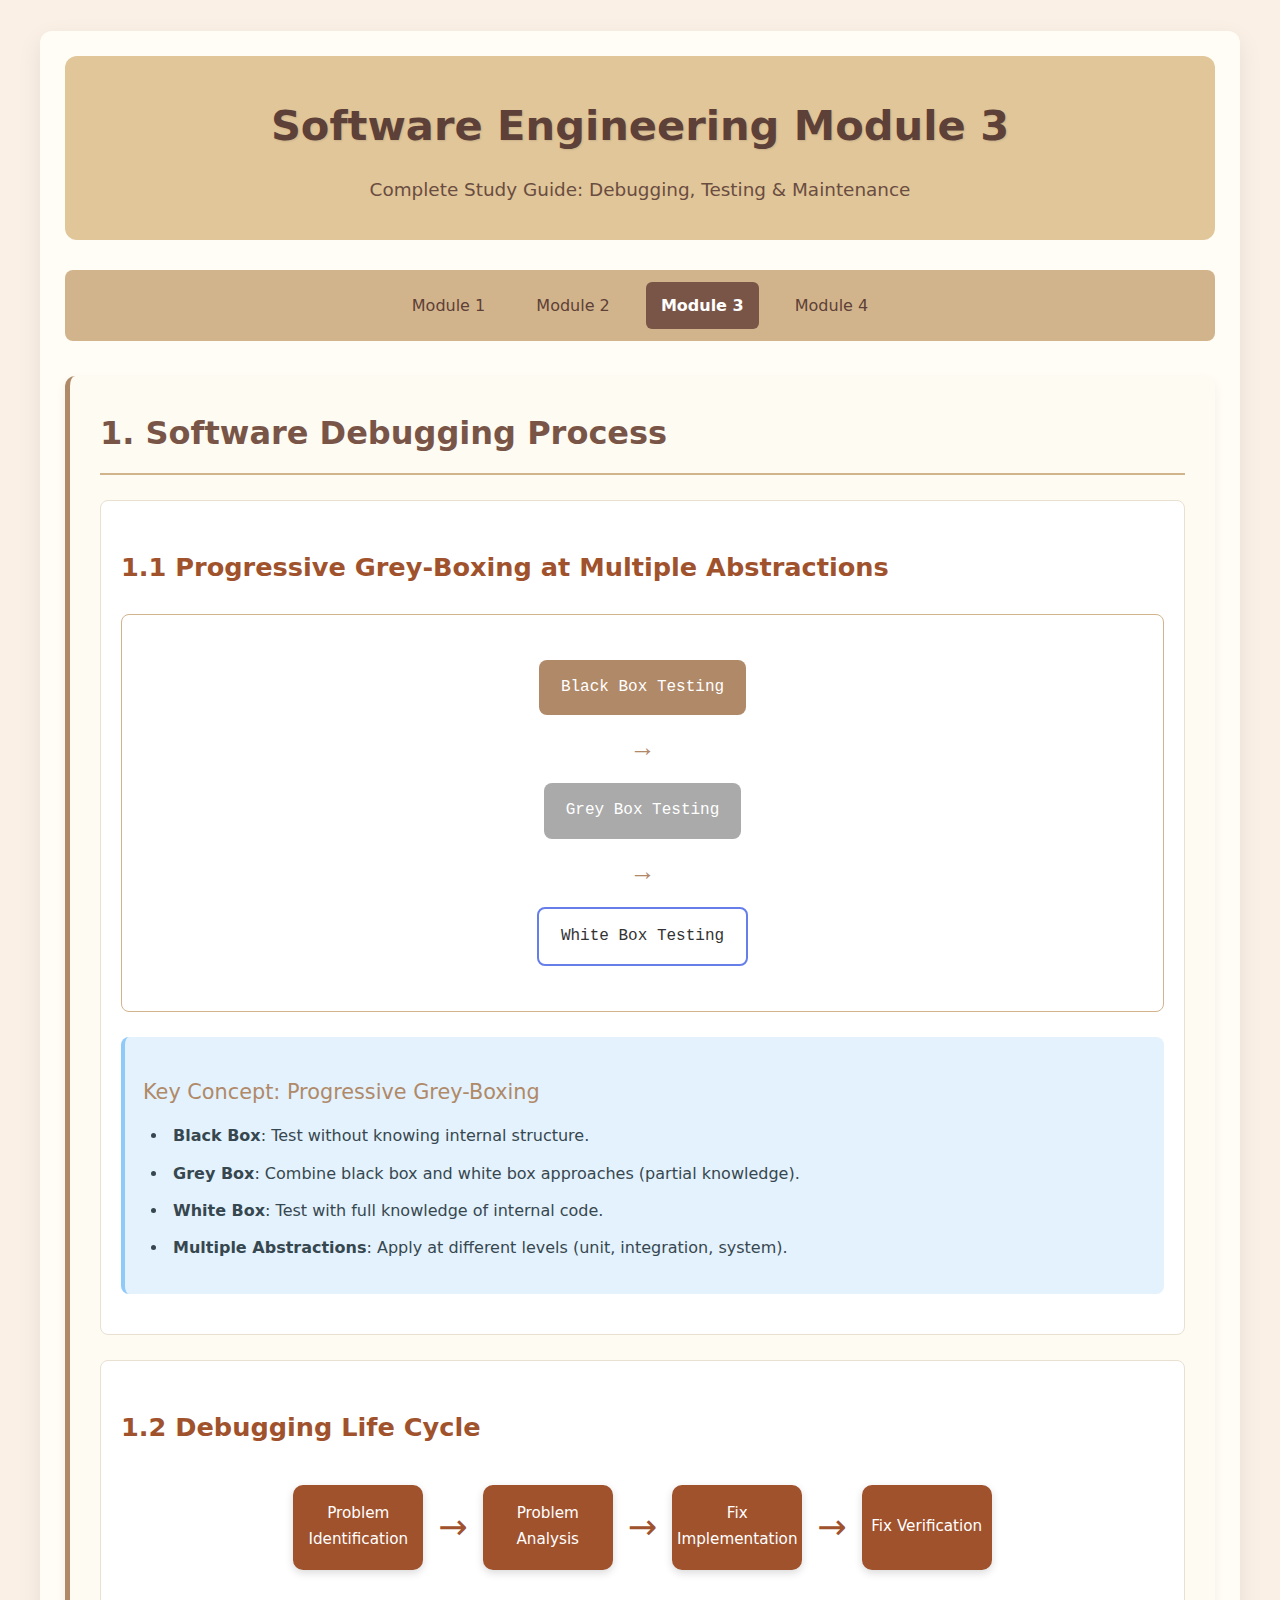
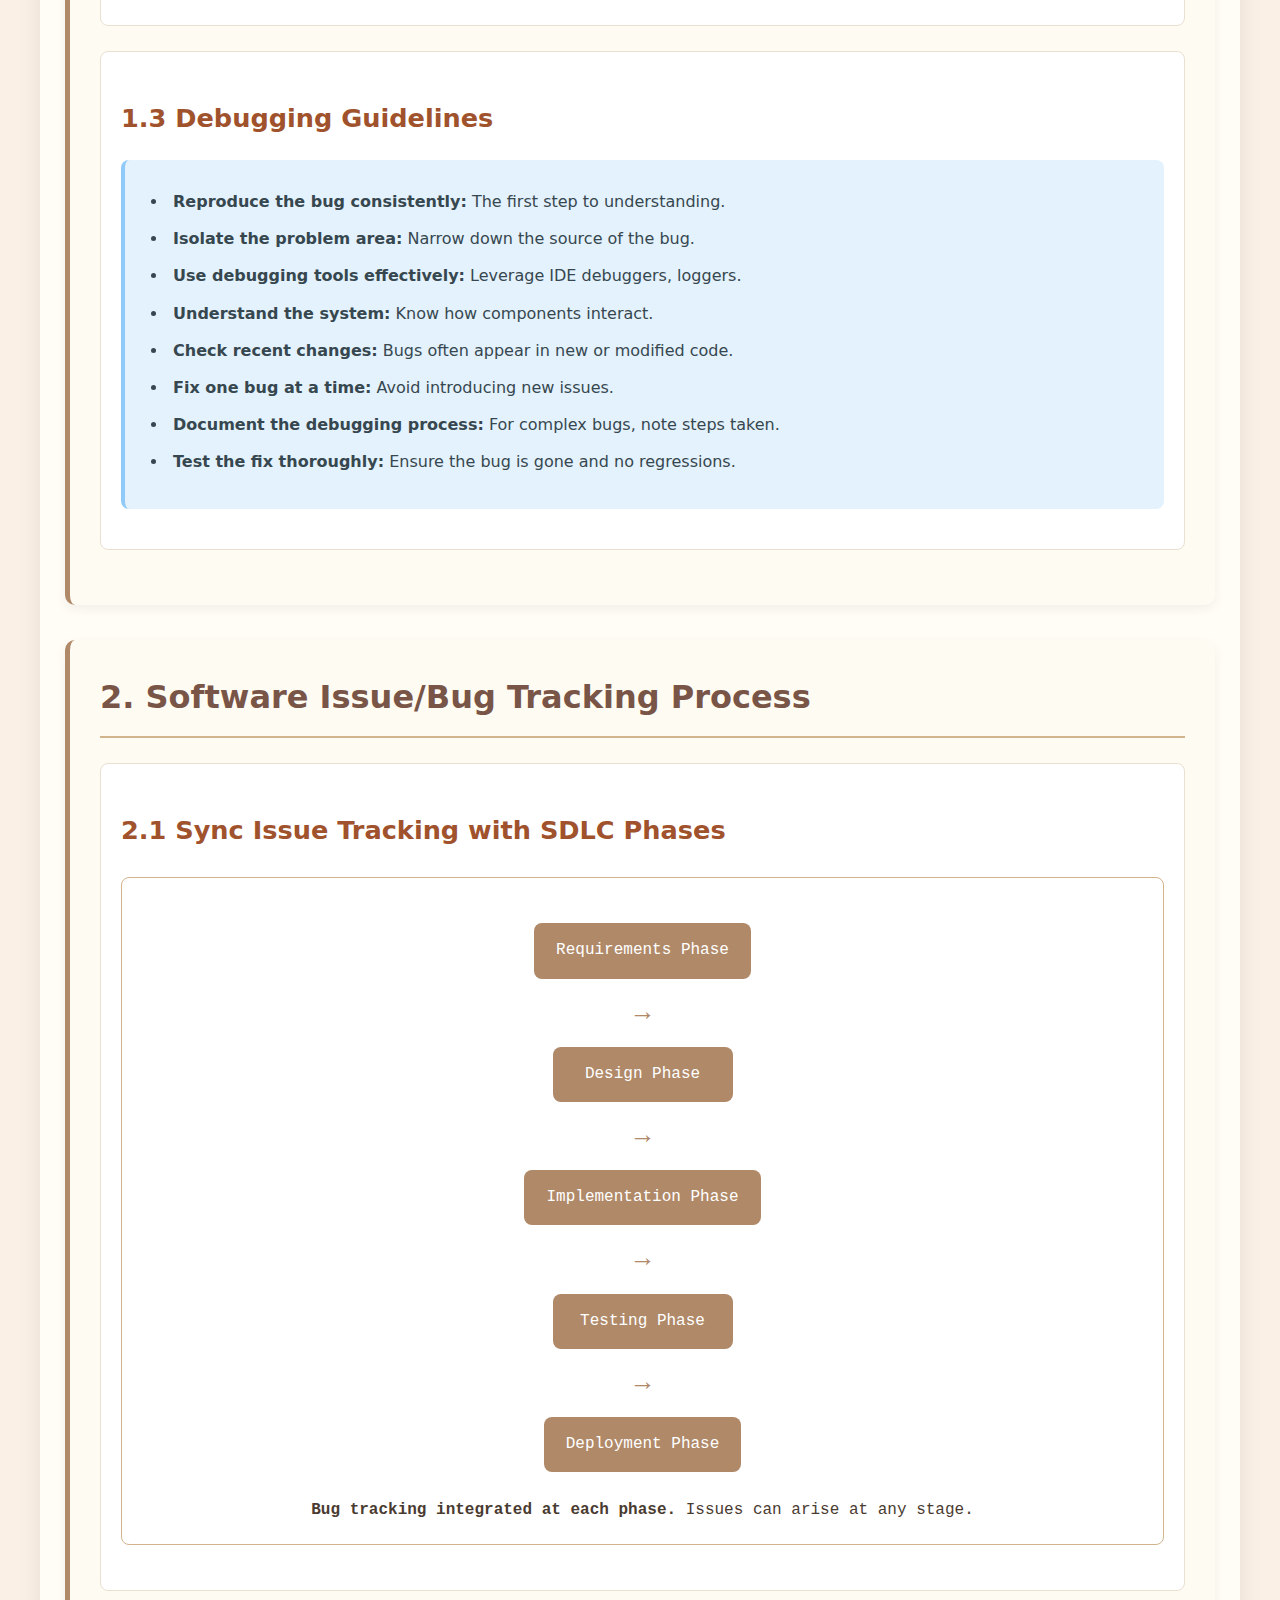
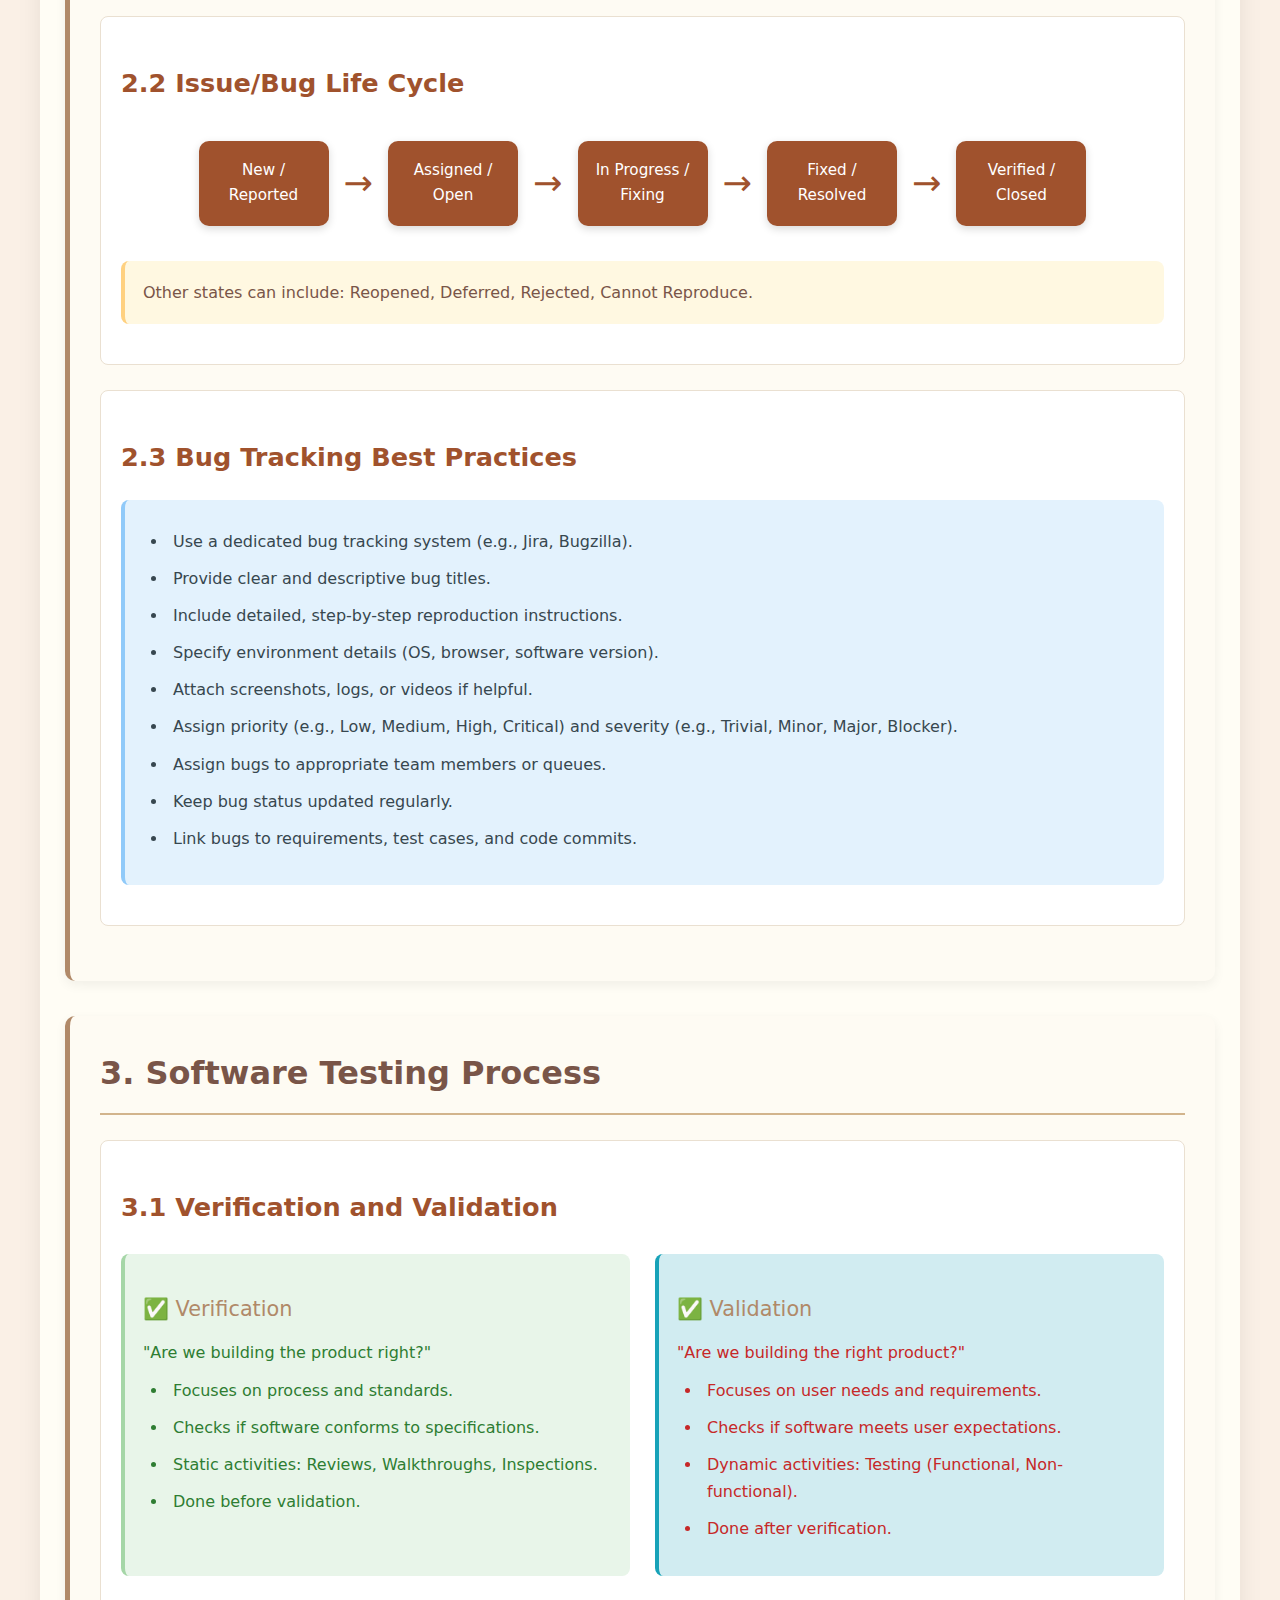
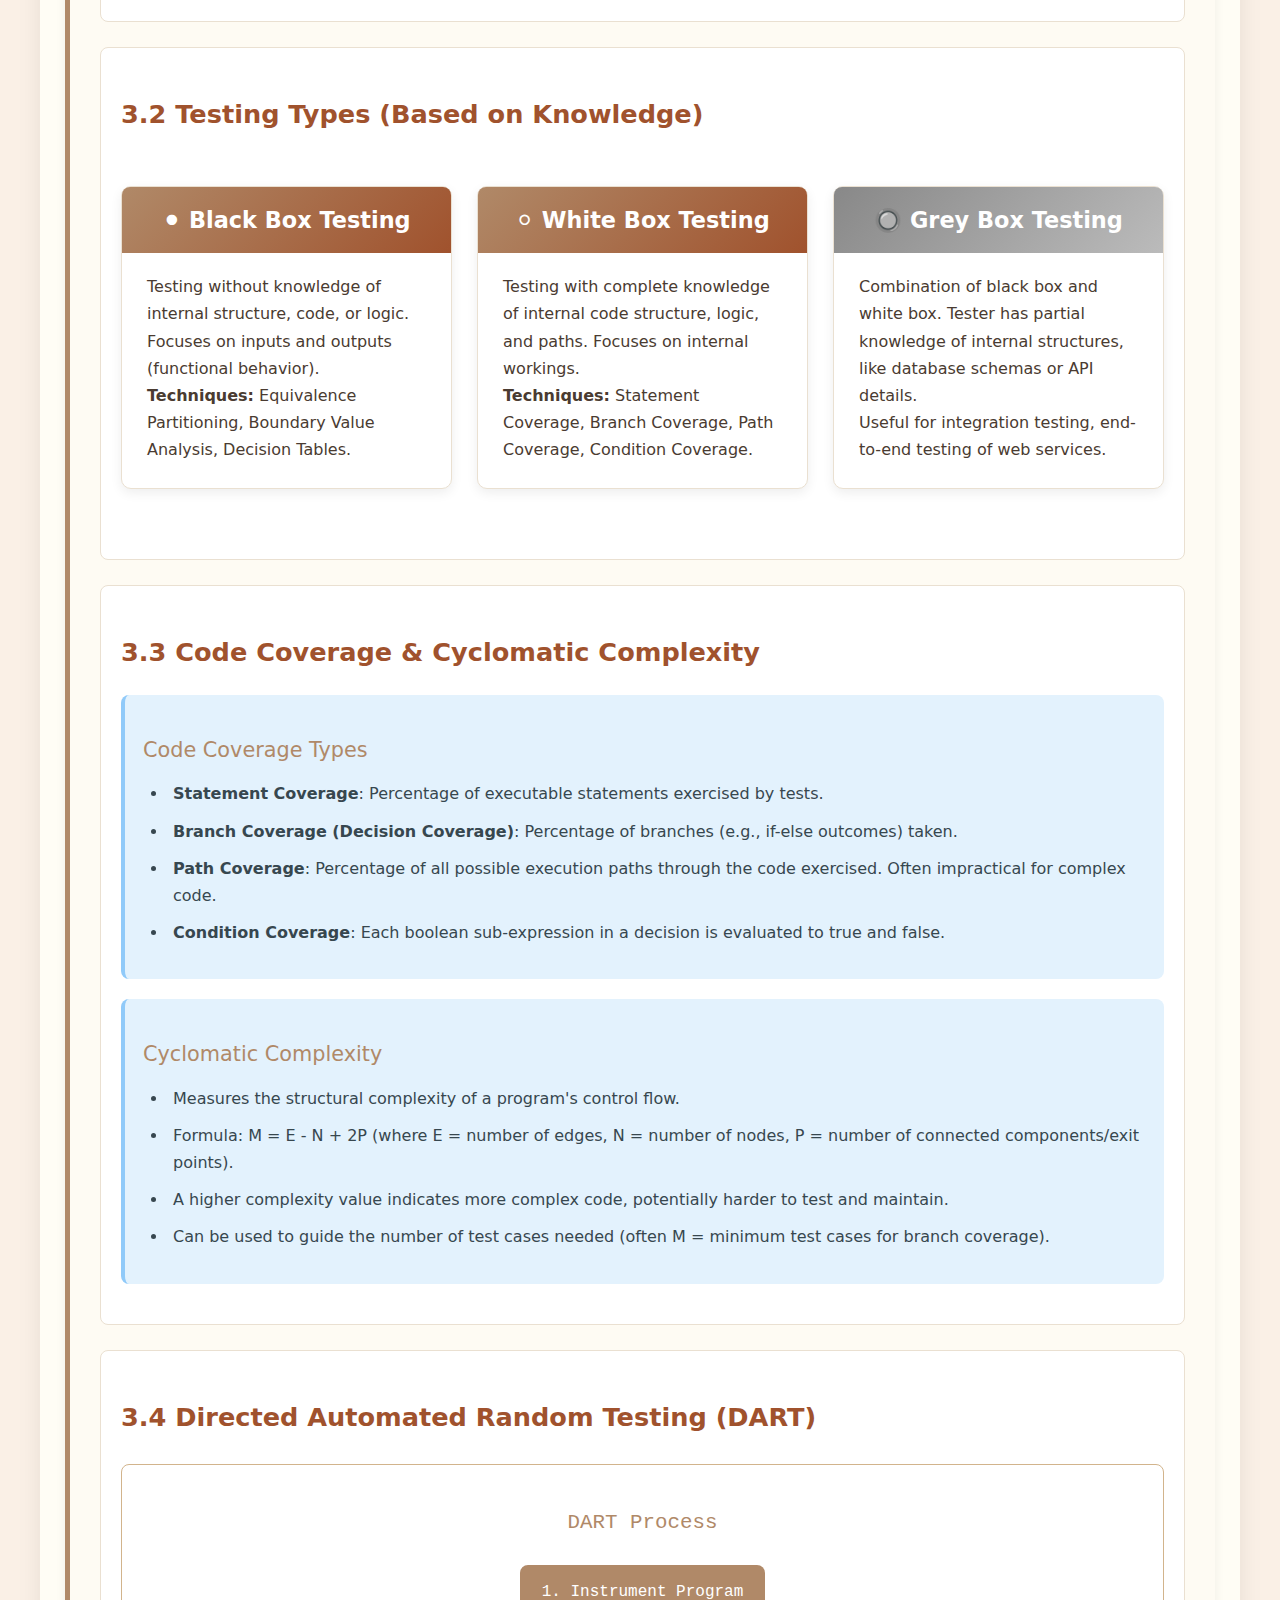
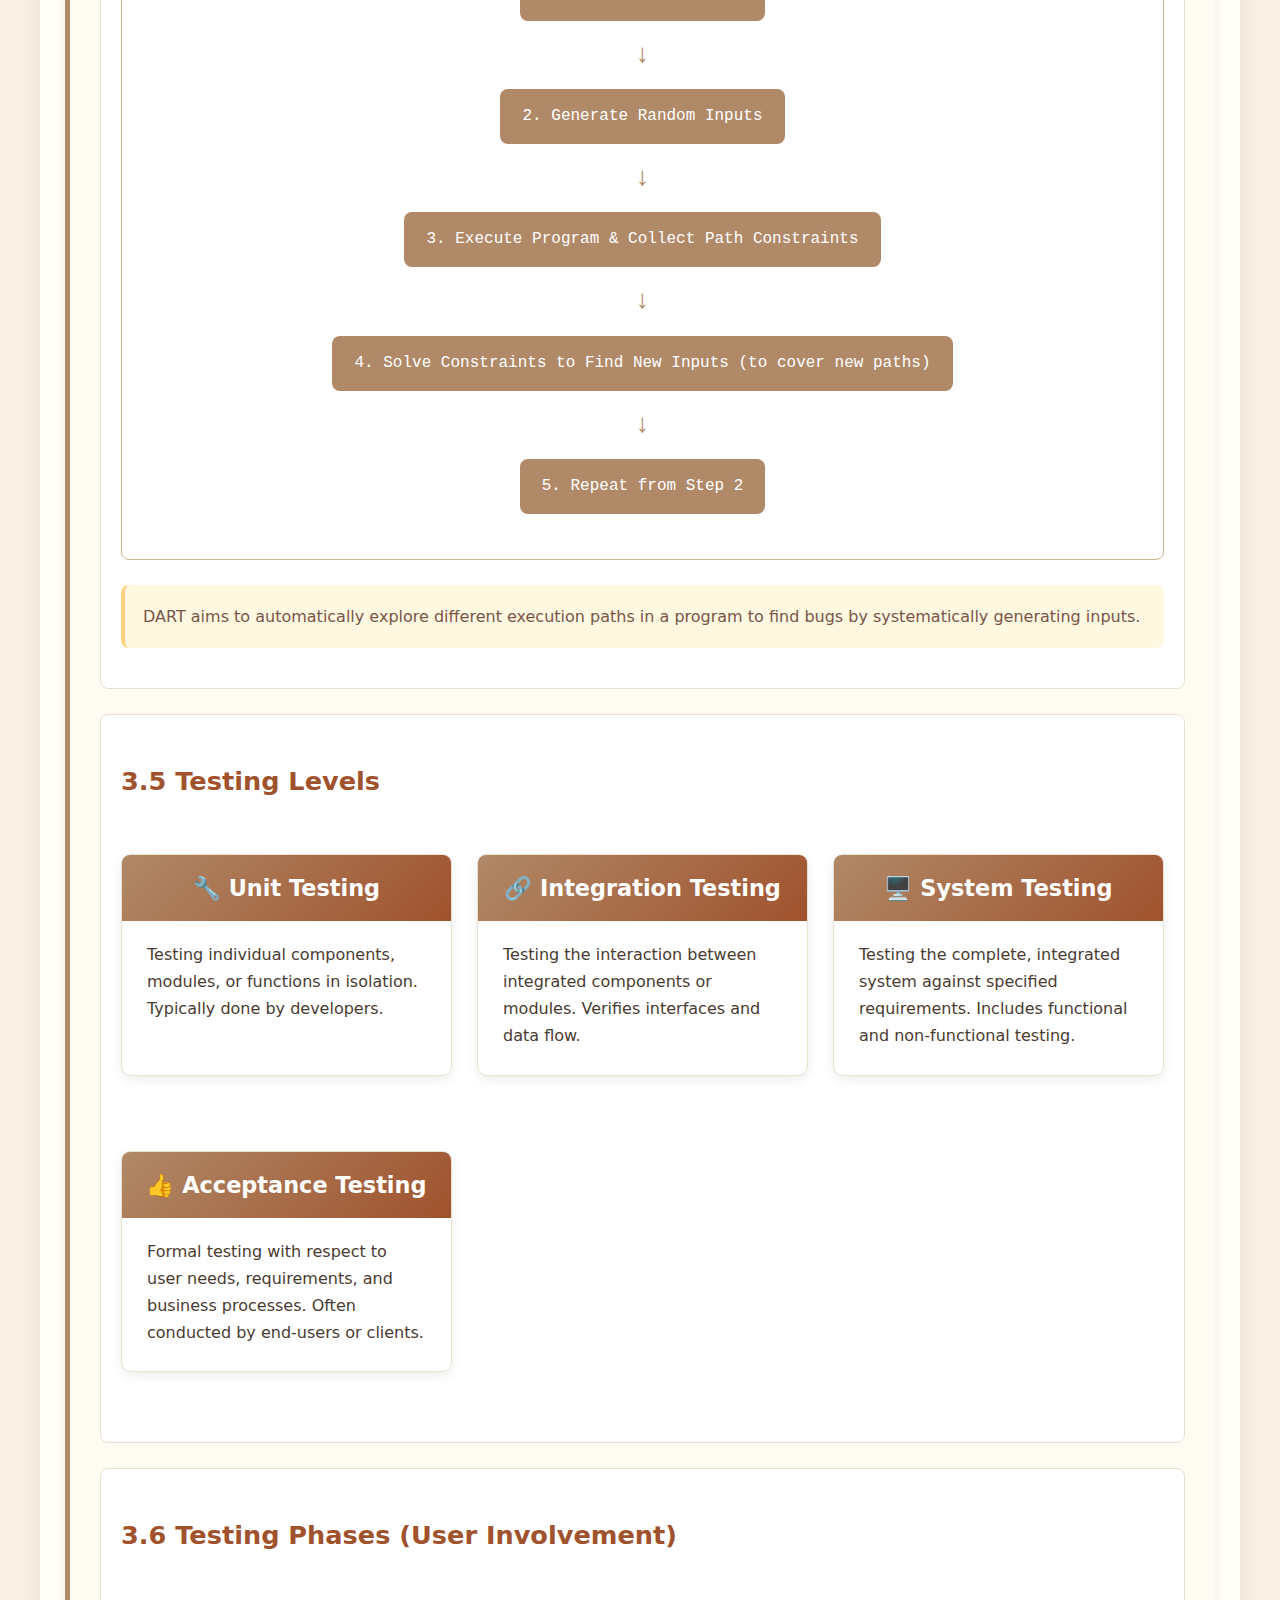
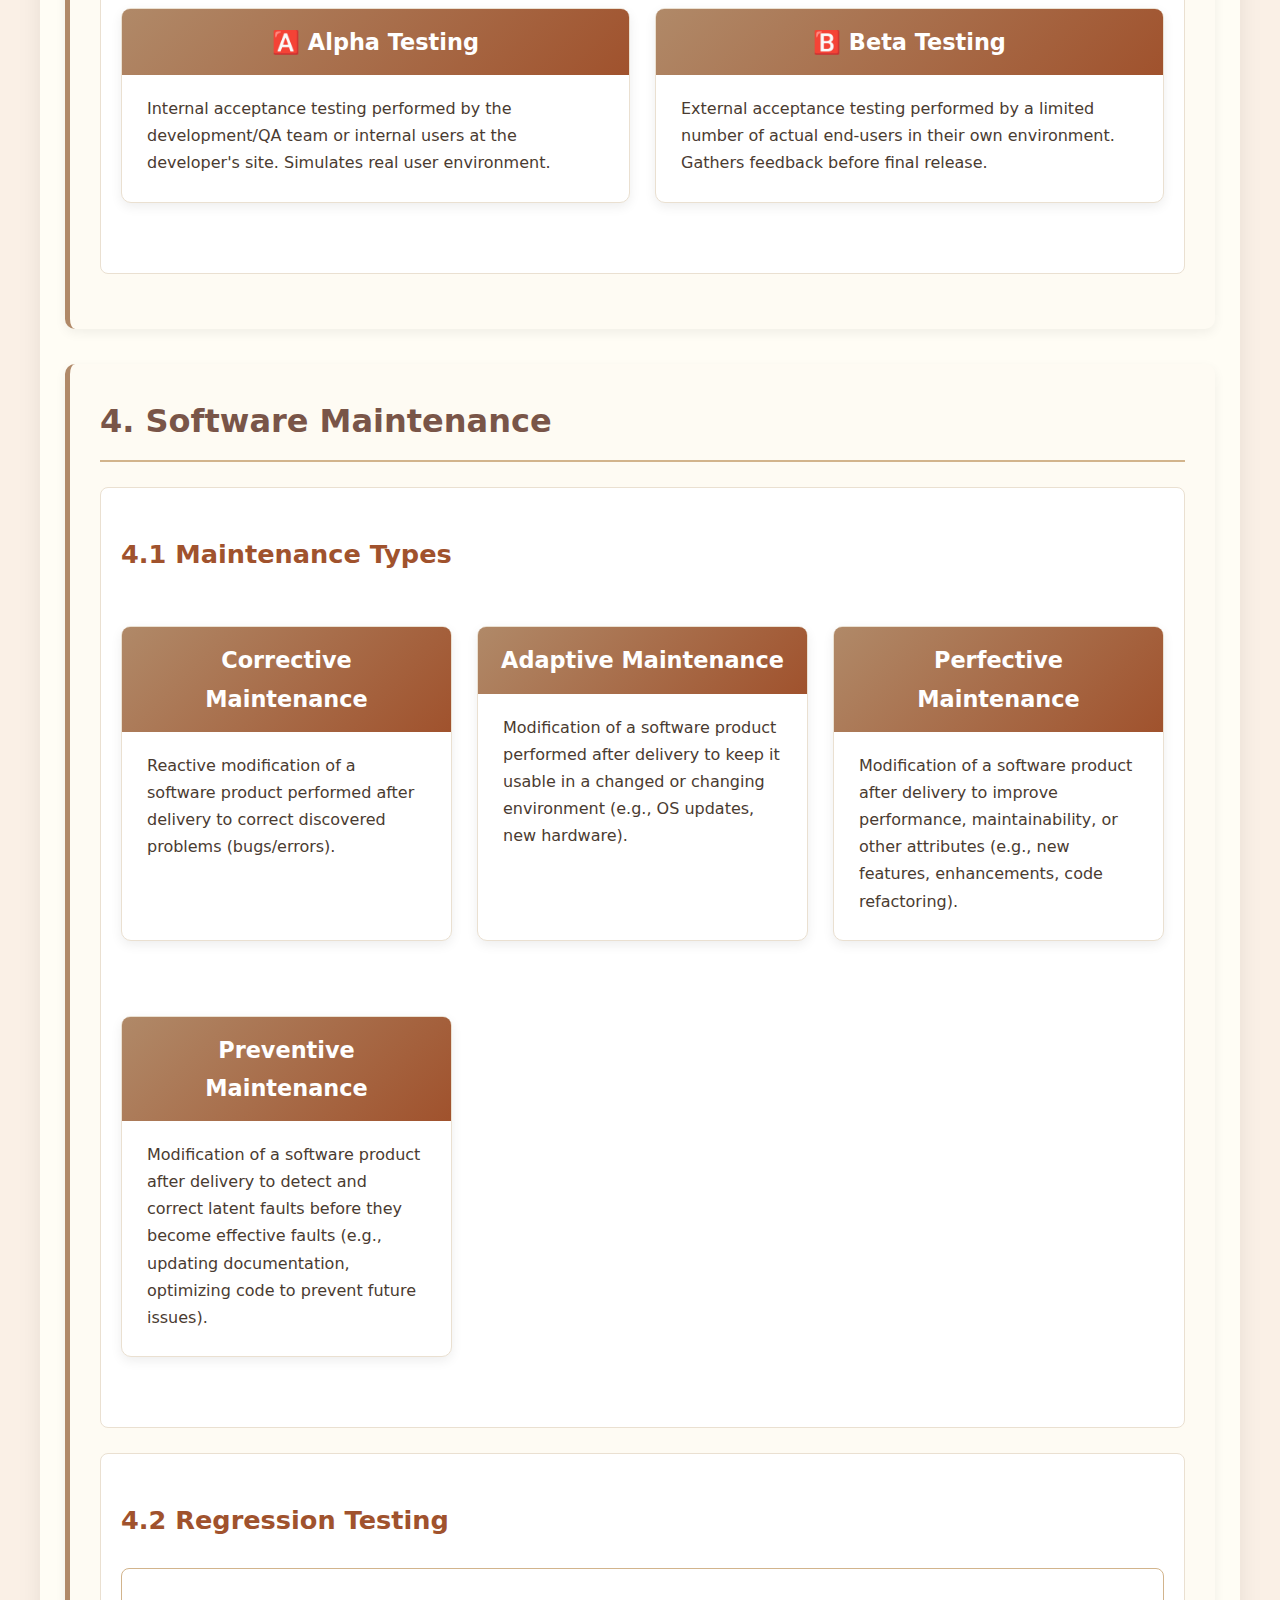
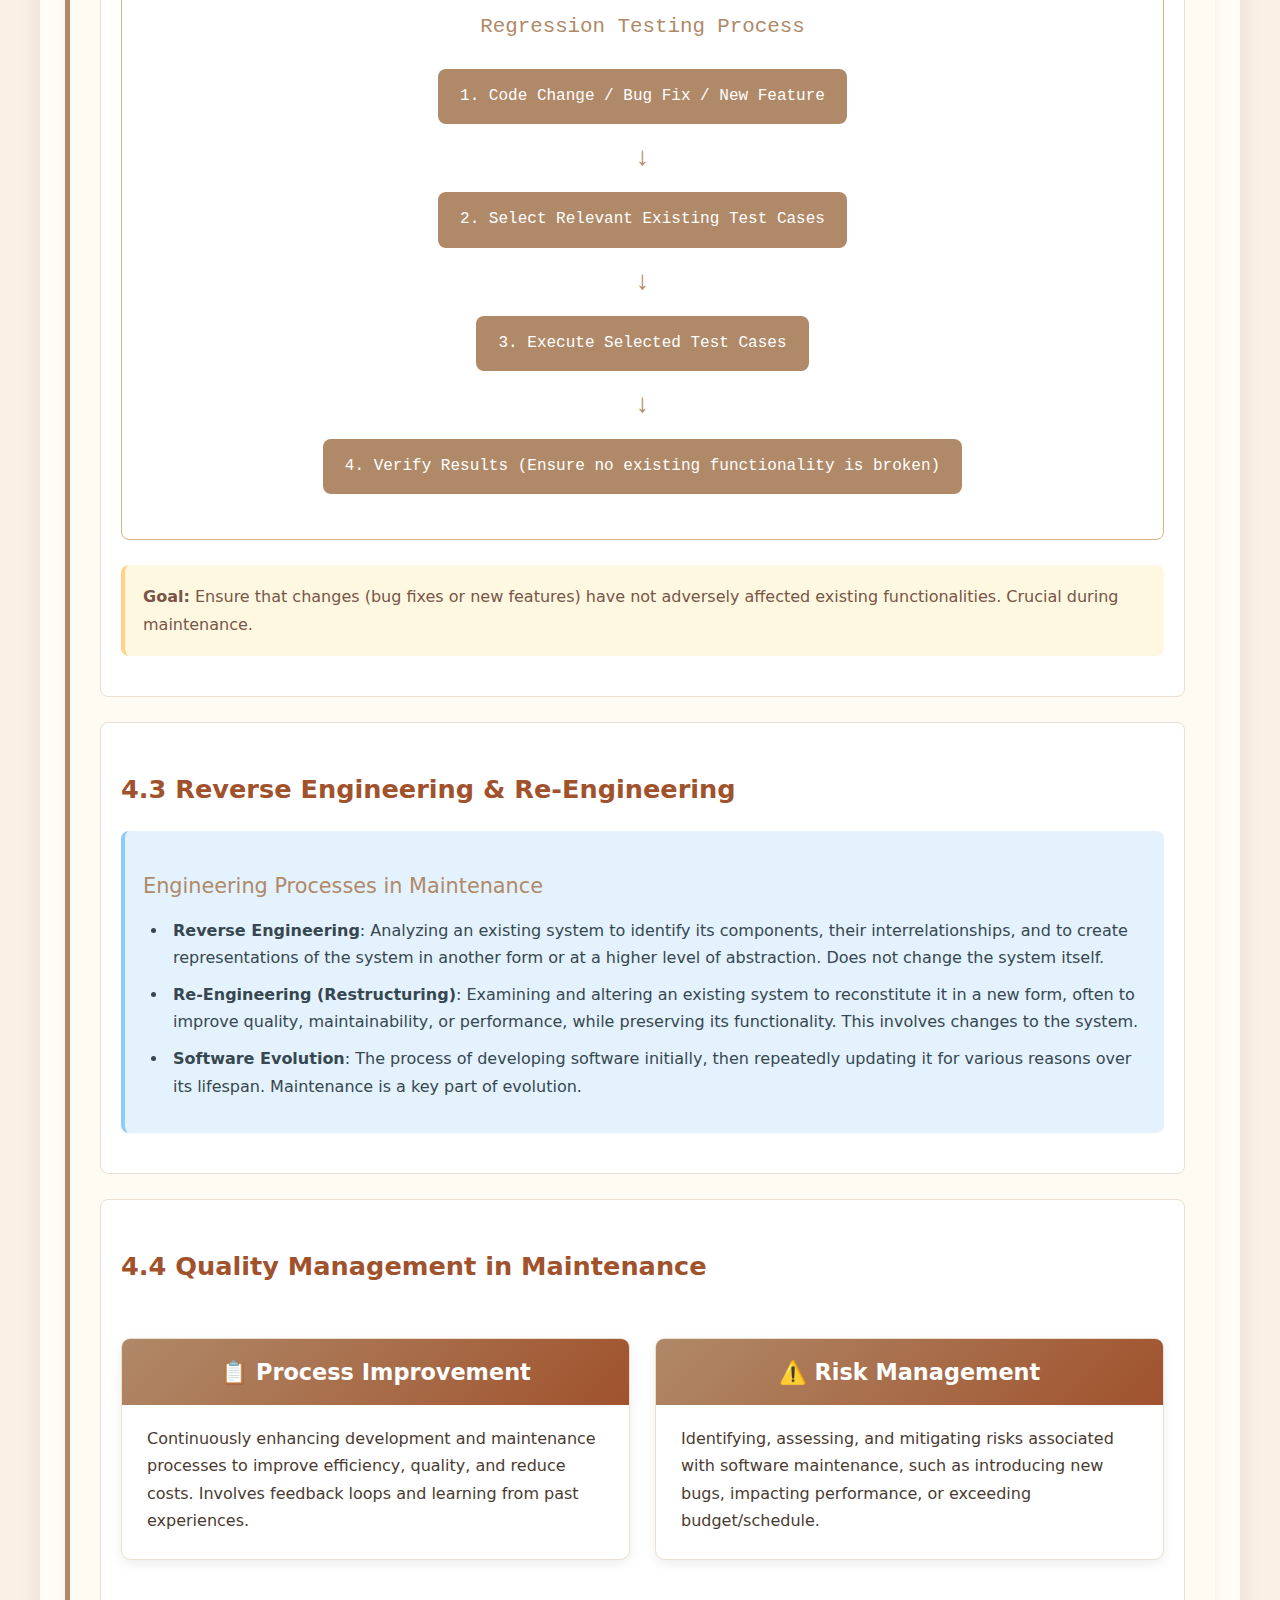
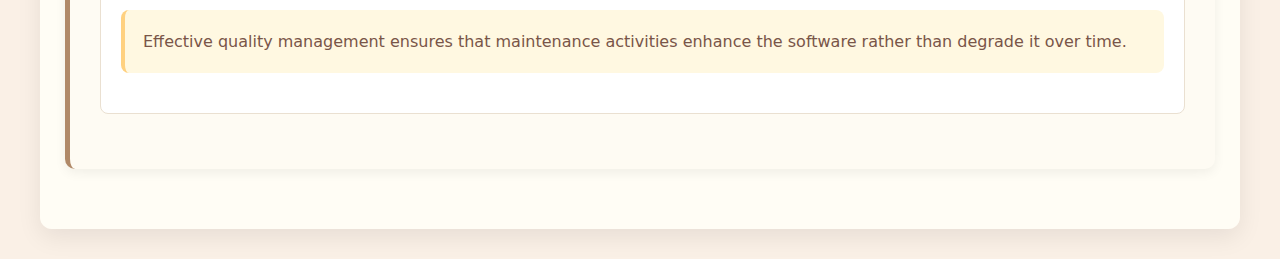
<file: Module3.html>
<!DOCTYPE html>
<html lang="en">
<head>
    <meta charset="UTF-8">
    <meta name="viewport" content="width=device-width, initial-scale=1.0">
    <title>Software Engineering Module 3 - Study Guide</title>
    <link rel="stylesheet" href="style.css">
</head>
<body>
    <div class="container">
        <div class="header">
            <h1>Software Engineering Module 3</h1>
            <p>Complete Study Guide: Debugging, Testing & Maintenance</p>
        </div>

        <div class="nav">
            <a href="Module1.html">Module 1</a>
            <a href="Module2.html">Module 2</a>
            <a href="Module3.html" class="active-module">Module 3</a>
            <a href="Module4.html">Module 4</a>
        </div>

        <div class="section" id="debugging">
            <h2>1. Software Debugging Process</h2>
            
            <div class="subsection">
                <h3>1.1 Progressive Grey-Boxing at Multiple Abstractions</h3>
                <div class="diagram">
                    <div class="flow-chart">
                        <div class="flow-box">Black Box Testing</div>
                        <div class="flow-arrow">→</div>
                        <div class="flow-box" style="background-color: #aaa; border-left-color: #888;">Grey Box Testing</div>
                        <div class="flow-arrow">→</div>
                        <div class="flow-box" style="background-color: #fff; color:#333; border: 2px solid #667eea;">White Box Testing</div>
                    </div>
                </div>
                
                <div class="key-points">
                    <h4>Key Concept: Progressive Grey-Boxing</h4>
                    <ul>
                        <li><strong>Black Box</strong>: Test without knowing internal structure.</li>
                        <li><strong>Grey Box</strong>: Combine black box and white box approaches (partial knowledge).</li>
                        <li><strong>White Box</strong>: Test with full knowledge of internal code.</li>
                        <li><strong>Multiple Abstractions</strong>: Apply at different levels (unit, integration, system).</li>
                    </ul>
                </div>
            </div>

            <div class="subsection">
                <h3>1.2 Debugging Life Cycle</h3>
                <div class="lifecycle-diagram">
                    <div class="lifecycle-circle">Problem Identification</div>
                    <div class="lifecycle-arrow">→</div>
                    <div class="lifecycle-circle">Problem Analysis</div>
                    <div class="lifecycle-arrow">→</div>
                    <div class="lifecycle-circle">Fix Implementation</div>
                    <div class="lifecycle-arrow">→</div>
                    <div class="lifecycle-circle">Fix Verification</div>
                </div>
            </div>

            <div class="subsection">
                <h3>1.3 Debugging Guidelines</h3>
                <div class="key-points">
                    <ul>
                        <li><strong>Reproduce the bug consistently:</strong> The first step to understanding.</li>
                        <li><strong>Isolate the problem area:</strong> Narrow down the source of the bug.</li>
                        <li><strong>Use debugging tools effectively:</strong> Leverage IDE debuggers, loggers.</li>
                        <li><strong>Understand the system:</strong> Know how components interact.</li>
                        <li><strong>Check recent changes:</strong> Bugs often appear in new or modified code.</li>
                        <li><strong>Fix one bug at a time:</strong> Avoid introducing new issues.</li>
                        <li><strong>Document the debugging process:</strong> For complex bugs, note steps taken.</li>
                        <li><strong>Test the fix thoroughly:</strong> Ensure the bug is gone and no regressions.</li>
                    </ul>
                </div>
            </div>
        </div>

        <div class="section" id="bug-tracking">
            <h2>2. Software Issue/Bug Tracking Process</h2>
            
            <div class="subsection">
                <h3>2.1 Sync Issue Tracking with SDLC Phases</h3>
                <div class="diagram">
                    <div class="flow-chart">
                        <div class="flow-box">Requirements Phase</div>
                        <div class="flow-arrow">→</div>
                        <div class="flow-box">Design Phase</div>
                        <div class="flow-arrow">→</div>
                        <div class="flow-box">Implementation Phase</div>
                        <div class="flow-arrow">→</div>
                        <div class="flow-box">Testing Phase</div>
                        <div class="flow-arrow">→</div>
                        <div class="flow-box">Deployment Phase</div>
                    </div>
                    <p style="text-align:center; margin-top:10px;"><strong>Bug tracking integrated at each phase.</strong> Issues can arise at any stage.</p>
                </div>
            </div>

            <div class="subsection">
                <h3>2.2 Issue/Bug Life Cycle</h3>
                <div class="lifecycle-diagram">
                    <div class="lifecycle-circle">New / Reported</div>
                    <div class="lifecycle-arrow">→</div>
                    <div class="lifecycle-circle">Assigned / Open</div>
                    <div class="lifecycle-arrow">→</div>
                    <div class="lifecycle-circle">In Progress / Fixing</div>
                    <div class="lifecycle-arrow">→</div>
                    <div class="lifecycle-circle">Fixed / Resolved</div>
                    <div class="lifecycle-arrow">→</div>
                    <div class="lifecycle-circle">Verified / Closed</div>
                </div>
                <div class="highlight">
                    Other states can include: Reopened, Deferred, Rejected, Cannot Reproduce.
                </div>
            </div>

            <div class="subsection">
                <h3>2.3 Bug Tracking Best Practices</h3>
                <div class="key-points">
                    <ul>
                        <li>Use a dedicated bug tracking system (e.g., Jira, Bugzilla).</li>
                        <li>Provide clear and descriptive bug titles.</li>
                        <li>Include detailed, step-by-step reproduction instructions.</li>
                        <li>Specify environment details (OS, browser, software version).</li>
                        <li>Attach screenshots, logs, or videos if helpful.</li>
                        <li>Assign priority (e.g., Low, Medium, High, Critical) and severity (e.g., Trivial, Minor, Major, Blocker).</li>
                        <li>Assign bugs to appropriate team members or queues.</li>
                        <li>Keep bug status updated regularly.</li>
                        <li>Link bugs to requirements, test cases, and code commits.</li>
                    </ul>
                </div>
            </div>
        </div>

        <div class="section" id="testing">
            <h2>3. Software Testing Process</h2>
            
            <div class="subsection">
                <h3>3.1 Verification and Validation</h3>
                <div class="pros-cons">
                    <div class="pros">
                        <h4>✅ Verification</h4>
                        <p>"Are we building the product right?"</p>
                        <ul>
                            <li>Focuses on process and standards.</li>
                            <li>Checks if software conforms to specifications.</li>
                            <li>Static activities: Reviews, Walkthroughs, Inspections.</li>
                            <li>Done before validation.</li>
                        </ul>
                    </div>
                    <div class="cons" style="border-left-color: #17a2b8; background-color: #d1ecf1;">
                        <h4>✅ Validation</h4>
                        <p>"Are we building the right product?"</p>
                        <ul>
                            <li>Focuses on user needs and requirements.</li>
                            <li>Checks if software meets user expectations.</li>
                            <li>Dynamic activities: Testing (Functional, Non-functional).</li>
                            <li>Done after verification.</li>
                        </ul>
                    </div>
                </div>
            </div>

            <div class="subsection">
                <h3>3.2 Testing Types (Based on Knowledge)</h3>
                <div class="content-grid">
                    <div class="model-card">
                        <div class="model-title">⚫ Black Box Testing</div>
                        <p>Testing without knowledge of internal structure, code, or logic. Focuses on inputs and outputs (functional behavior).</p>
                        <p><strong>Techniques:</strong> Equivalence Partitioning, Boundary Value Analysis, Decision Tables.</p>
                    </div>
                    <div class="model-card">
                        <div class="model-title">⚪ White Box Testing</div>
                        <p>Testing with complete knowledge of internal code structure, logic, and paths. Focuses on internal workings.</p>
                        <p><strong>Techniques:</strong> Statement Coverage, Branch Coverage, Path Coverage, Condition Coverage.</p>
                    </div>
                    <div class="model-card">
                        <div class="model-title" style="background: linear-gradient(135deg, #888, #bbb);">🔘 Grey Box Testing</div>
                        <p>Combination of black box and white box. Tester has partial knowledge of internal structures, like database schemas or API details.</p>
                        <p>Useful for integration testing, end-to-end testing of web services.</p>
                    </div>
                </div>
            </div>

            <div class="subsection">
                <h3>3.3 Code Coverage & Cyclomatic Complexity</h3>
                <div class="key-points">
                    <h4>Code Coverage Types</h4>
                    <ul>
                        <li><strong>Statement Coverage</strong>: Percentage of executable statements exercised by tests.</li>
                        <li><strong>Branch Coverage (Decision Coverage)</strong>: Percentage of branches (e.g., if-else outcomes) taken.</li>
                        <li><strong>Path Coverage</strong>: Percentage of all possible execution paths through the code exercised. Often impractical for complex code.</li>
                        <li><strong>Condition Coverage</strong>: Each boolean sub-expression in a decision is evaluated to true and false.</li>
                    </ul>
                </div>

                <div class="key-points">
                    <h4>Cyclomatic Complexity</h4>
                    <ul>
                        <li>Measures the structural complexity of a program's control flow.</li>
                        <li>Formula: M = E - N + 2P (where E = number of edges, N = number of nodes, P = number of connected components/exit points).</li>
                        <li>A higher complexity value indicates more complex code, potentially harder to test and maintain.</li>
                        <li>Can be used to guide the number of test cases needed (often M = minimum test cases for branch coverage).</li>
                    </ul>
                </div>
            </div>

            <div class="subsection">
                <h3>3.4 Directed Automated Random Testing (DART)</h3>
                <div class="diagram">
                    <h4>DART Process</h4>
                    <div class="flow-chart">
                        <div class="flow-box">1. Instrument Program</div>
                        <div class="flow-arrow">↓</div>
                        <div class="flow-box">2. Generate Random Inputs</div>
                        <div class="flow-arrow">↓</div>
                        <div class="flow-box">3. Execute Program & Collect Path Constraints</div>
                        <div class="flow-arrow">↓</div>
                        <div class="flow-box">4. Solve Constraints to Find New Inputs (to cover new paths)</div>
                        <div class="flow-arrow">↓</div>
                        <div class="flow-box">5. Repeat from Step 2</div>
                    </div>
                </div>
                <div class="highlight">DART aims to automatically explore different execution paths in a program to find bugs by systematically generating inputs.</div>
            </div>

            <div class="subsection">
                <h3>3.5 Testing Levels</h3>
                <div class="content-grid">
                    <div class="model-card">
                        <div class="model-title">🔧 Unit Testing</div>
                        <p>Testing individual components, modules, or functions in isolation. Typically done by developers.</p>
                    </div>
                    <div class="model-card">
                        <div class="model-title">🔗 Integration Testing</div>
                        <p>Testing the interaction between integrated components or modules. Verifies interfaces and data flow.</p>
                    </div>
                    <div class="model-card">
                        <div class="model-title">🖥️ System Testing</div>
                        <p>Testing the complete, integrated system against specified requirements. Includes functional and non-functional testing.</p>
                    </div>
                     <div class="model-card">
                        <div class="model-title">👍 Acceptance Testing</div>
                        <p>Formal testing with respect to user needs, requirements, and business processes. Often conducted by end-users or clients.</p>
                    </div>
                </div>
            </div>

            <div class="subsection">
                <h3>3.6 Testing Phases (User Involvement)</h3>
                 <div class="content-grid">
                    <div class="model-card">
                        <div class="model-title">🅰️ Alpha Testing</div>
                        <p>Internal acceptance testing performed by the development/QA team or internal users at the developer's site. Simulates real user environment.</p>
                    </div>
                    <div class="model-card">
                        <div class="model-title">🅱️ Beta Testing</div>
                        <p>External acceptance testing performed by a limited number of actual end-users in their own environment. Gathers feedback before final release.</p>
                    </div>
                </div>
            </div>
        </div>

        <div class="section" id="maintenance">
            <h2>4. Software Maintenance</h2>
            
            <div class="subsection">
                <h3>4.1 Maintenance Types</h3>
                <div class="content-grid">
                    <div class="model-card">
                        <div class="model-title">Corrective Maintenance</div>
                        <p>Reactive modification of a software product performed after delivery to correct discovered problems (bugs/errors).</p>
                    </div>
                    <div class="model-card">
                        <div class="model-title">Adaptive Maintenance</div>
                        <p>Modification of a software product performed after delivery to keep it usable in a changed or changing environment (e.g., OS updates, new hardware).</p>
                    </div>
                    <div class="model-card">
                        <div class="model-title">Perfective Maintenance</div>
                        <p>Modification of a software product after delivery to improve performance, maintainability, or other attributes (e.g., new features, enhancements, code refactoring).</p>
                    </div>
                    <div class="model-card">
                        <div class="model-title">Preventive Maintenance</div>
                        <p>Modification of a software product after delivery to detect and correct latent faults before they become effective faults (e.g., updating documentation, optimizing code to prevent future issues).</p>
                    </div>
                </div>
            </div>

            <div class="subsection">
                <h3>4.2 Regression Testing</h3>
                <div class="diagram">
                    <h4>Regression Testing Process</h4>
                    <div class="flow-chart">
                        <div class="flow-box">1. Code Change / Bug Fix / New Feature</div>
                        <div class="flow-arrow">↓</div>
                        <div class="flow-box">2. Select Relevant Existing Test Cases</div>
                        <div class="flow-arrow">↓</div>
                        <div class="flow-box">3. Execute Selected Test Cases</div>
                        <div class="flow-arrow">↓</div>
                        <div class="flow-box">4. Verify Results (Ensure no existing functionality is broken)</div>
                    </div>
                </div>
                <div class="highlight">
                    <strong>Goal:</strong> Ensure that changes (bug fixes or new features) have not adversely affected existing functionalities. Crucial during maintenance.
                </div>
            </div>

            <div class="subsection">
                <h3>4.3 Reverse Engineering & Re-Engineering</h3>
                <div class="key-points">
                    <h4>Engineering Processes in Maintenance</h4>
                    <ul>
                        <li><strong>Reverse Engineering</strong>: Analyzing an existing system to identify its components, their interrelationships, and to create representations of the system in another form or at a higher level of abstraction. Does not change the system itself.</li>
                        <li><strong>Re-Engineering (Restructuring)</strong>: Examining and altering an existing system to reconstitute it in a new form, often to improve quality, maintainability, or performance, while preserving its functionality. This involves changes to the system.</li>
                        <li><strong>Software Evolution</strong>: The process of developing software initially, then repeatedly updating it for various reasons over its lifespan. Maintenance is a key part of evolution.</li>
                    </ul>
                </div>
            </div>

            <div class="subsection">
                <h3>4.4 Quality Management in Maintenance</h3>
                <div class="content-grid">
                    <div class="model-card">
                        <div class="model-title">📋 Process Improvement</div>
                        <p>Continuously enhancing development and maintenance processes to improve efficiency, quality, and reduce costs. Involves feedback loops and learning from past experiences.</p>
                    </div>
                    <div class="model-card">
                        <div class="model-title">⚠️ Risk Management</div>
                        <p>Identifying, assessing, and mitigating risks associated with software maintenance, such as introducing new bugs, impacting performance, or exceeding budget/schedule.</p>
                    </div>
                </div>
                 <div class="highlight">
                    Effective quality management ensures that maintenance activities enhance the software rather than degrade it over time.
                </div>
            </div>
        </div>
    </div>
</body>
</html>
</file>
<file: style.css>
/* --- Modern Beige Theme --- */

* {
    margin: 0;
    padding: 0;
    box-sizing: border-box;
}

body {
    font-family: 'Inter', system-ui, -apple-system, "Segoe UI", Roboto, "Helvetica Neue", Arial, sans-serif;
    line-height: 1.7; /* Increased for better readability */
    color: #4A3B31; /* Dark, warm brown for text */
    background-color: #FAF0E6; /* Main beige background (Linen) */
    min-height: 100vh;
    padding-top: 1px; /* Fix margin collapse */
    -webkit-font-smoothing: antialiased; /* Smoother fonts */
    -moz-osx-font-smoothing: grayscale;
}

.container {
    max-width: 1200px;
    margin: 30px auto; /* Increased top/bottom margin */
    padding: 25px; /* Increased padding */
    background: rgba(255, 253, 245, 0.95); /* Very light, almost white beige (Old Lace, slightly transparent) */
    border-radius: 12px; /* Slightly softer radius */
    box-shadow: 0 8px 25px rgba(0, 0, 0, 0.08); /* Softer, more diffuse shadow */
}

.header {
    text-align: center;
    padding: 35px 20px; /* Adjusted padding */
    background: #E1C699; /* Muted, warm beige/tan (Tan variant) */
    color: #5D4037; /* Darker brown for contrast on header */
    border-radius: 12px;
    margin-bottom: 30px;
}

.header h1 {
    font-size: 2.6em; /* Slightly larger */
    font-weight: 600;
    margin-bottom: 12px;
    text-shadow: 1px 1px 2px rgba(0, 0, 0, 0.1); /* More subtle shadow */
}

.header p {
    font-size: 1.15em;
    opacity: 0.9;
}

.nav {
    background: #D2B48C; /* Tan, complements header */
    padding: 12px;
    border-radius: 8px;
    margin-bottom: 25px;
    text-align: center;
    overflow-x: auto;
    white-space: nowrap;
}

.nav a {
    color: #5D4037; /* Dark brown for contrast on tan nav */
    text-decoration: none;
    margin: 0 8px;
    padding: 10px 15px; /* Slightly more padding */
    border-radius: 6px;
    transition: background-color 0.25s ease, color 0.25s ease;
    display: inline-block;
    font-weight: 500;
}

.nav a:hover {
    background-color: #B08968; /* Muted terracotta/brown */
    color: #FFFFFF;
}

.nav a.active-module {
    background-color: #795548; /* Deeper Brown */
    font-weight: bold;
    color: white;
}

.section {
    margin: 35px 0; /* Increased margin */
    padding: 30px; /* Increased padding */
    background: #FEFBF3; /* Very light beige, almost white (Floral White variant) */
    border-radius: 10px;
    border-left: 5px solid #B08968; /* Muted terracotta accent */
    box-shadow: 0 4px 12px rgba(0, 0, 0, 0.06); /* Softer shadow */
}

.section h2 {
    color: #795548; /* Deeper Brown */
    margin-bottom: 25px;
    font-size: 2em; /* Adjusted size */
    font-weight: 600;
    border-bottom: 2px solid #D2B48C; /* Tan accent */
    padding-bottom: 12px;
}

.section h3 {
    color: #A0522D; /* Sienna/Terracotta */
    margin: 25px 0 18px 0;
    font-size: 1.6em;
    font-weight: 600;
}

.section h4 {
    color: #B08968; /* Muted terracotta, lighter than H3 */
    margin: 20px 0 12px 0;
    font-size: 1.3em;
    font-weight: 500;
}

.subsection {
    margin: 25px 0;
    padding: 20px;
    background: #FFFFFF; /* Pure white for contrast within sections */
    border-radius: 8px;
    border: 1px solid #EAE0D1; /* Lighter border, beige-toned */
}

.diagram {
    background: #FFFFFF;
    border: 1px solid #D2B48C; /* Tan border */
    border-radius: 8px;
    padding: 20px;
    margin: 25px 0;
    text-align: center;
    font-family: 'Fira Code', 'Consolas', 'Menlo', 'Courier New', monospace; /* Modern mono font */
    overflow-x: auto;
}

.diagram pre, .uml-diagram pre {
    text-align: left;
    white-space: pre;
    font-size: 0.9em;
    line-height: 1.5;
}

.highlight {
    background: #FFF8E1; /* Soft yellow/gold */
    padding: 18px;
    border-radius: 8px;
    border-left: 4px solid #FFD180; /* Gold accent */
    margin: 20px 0;
    color: #795548; /* Dark brown text for readability */
}

.key-points {
    background: #E3F2FD; /* Soft, desaturated blue */
    padding: 18px;
    border-radius: 8px;
    border-left: 4px solid #90CAF9; /* Light blue accent */
    margin: 20px 0;
    color: #37474F; /* Dark slate grey text */
}

.key-points ul, .pros ul, .cons ul {
    margin-left: 20px;
    padding-left: 5px; /* Adjust for custom bullets or spacing */
}
.key-points ul li, .pros ul li, .cons ul li {
    margin: 10px 0; /* More spacing between list items */
}


.pros-cons {
    display: grid;
    grid-template-columns: 1fr 1fr;
    gap: 25px; /* Increased gap */
    margin: 25px 0;
}

.pros {
    background: #E8F5E9; /* Soft green */
    padding: 18px;
    border-radius: 8px;
    border-left: 4px solid #A5D6A7; /* Light green accent */
    color: #2E7D32; /* Dark green text */
}

.cons {
    background: #FFEBEE; /* Soft red/pink */
    padding: 18px;
    border-radius: 8px;
    border-left: 4px solid #EF9A9A; /* Light red accent */
    color: #C62828; /* Dark red text */
}

.table {
    width: 100%;
    border-collapse: collapse;
    margin: 25px 0;
    background: #FFFFFF;
    border-radius: 8px;
    overflow: hidden;
    box-shadow: 0 2px 8px rgba(0, 0, 0, 0.07); /* Softer shadow */
}

.table th, .table td {
    padding: 14px 16px; /* Increased padding */
    text-align: left;
    border-bottom: 1px solid #EAE0D1; /* Lighter, beige-toned border */
}

.table th {
    background: #C8AD7F; /* Muted beige/brown for table header */
    color: #4A3B31; /* Dark brown text for contrast */
    font-weight: 600;
}

.table tr:hover {
    background: #FAF0E6; /* Main body beige for subtle hover */
}
.table tr:last-child td {
    border-bottom: none; /* Remove border from last row */
}

.flow-chart {
    display: flex;
    flex-direction: column;
    align-items: center;
    gap: 12px;
    margin: 25px 0;
}

.flow-box {
    background: #B08968; /* Muted terracotta */
    color: white;
    padding: 14px 22px;
    border-radius: 8px;
    text-align: center;
    min-width: 180px;
    font-weight: 500;
}

.flow-arrow {
    font-size: 26px;
    color: #B08968; /* Muted terracotta */
    font-weight: bold;
}

.model-card {
    background: #FFFFFF;
    border-radius: 10px;
    padding: 25px;
    margin: 25px 0;
    box-shadow: 0 4px 12px rgba(0, 0, 0, 0.07);
    border: 1px solid #EAE0D1; /* Lighter border */
    transition: transform 0.25s ease, box-shadow 0.25s ease;
}

.model-card:hover {
    transform: translateY(-5px);
    box-shadow: 0 8px 20px rgba(0, 0, 0, 0.1);
}

.model-title {
    background: linear-gradient(135deg, #B08968, #A0522D); /* Terracotta gradient */
    color: white;
    padding: 14px 22px;
    border-radius: 8px 8px 0 0;
    font-size: 1.4em;
    font-weight: 600;
    margin: -25px -25px 20px -25px; /* Adjust to fill top */
    text-align: center;
}

.timeline {
    background: #FEFBF3; /* Very light beige */
    padding: 25px;
    border-radius: 10px;
    margin: 25px 0;
    border-left: 4px solid #B08968; /* Muted terracotta */
}

.timeline-item {
    display: flex;
    margin: 18px 0;
    padding: 12px;
    background: white;
    border-radius: 8px;
    align-items: center;
    border: 1px solid #EAE0D1;
}

.timeline-year {
    background: #B08968; /* Muted terracotta */
    color: white;
    padding: 10px 14px;
    border-radius: 6px;
    font-weight: bold;
    min-width: 100px;
    text-align: center;
    margin-right: 18px;
}

.agile-principles {
    background: #E3F2FD; /* Soft blue from key-points */
    padding: 25px;
    border-radius: 10px;
    border-left: 4px solid #90CAF9; /* Light blue accent */
    margin: 25px 0;
    color: #37474F;
}
.agile-principles ul { margin-left: 20px; }

.scrum-roles {
    display: grid;
    grid-template-columns: repeat(auto-fit, minmax(250px, 1fr));
    gap: 20px;
    margin: 25px 0;
}

.role-card {
    background: white;
    padding: 20px;
    border-radius: 8px;
    border: 1px solid #D2B48C; /* Tan border */
    text-align: center;
    box-shadow: 0 2px 6px rgba(0,0,0,0.05);
}

.role-card h4 {
    color: #A0522D; /* Terracotta */
    margin-bottom: 12px;
    font-size: 1.2em;
    font-weight: 600;
}

.code-block {
    background: #2E2E2E; /* Darker, less blue grey */
    color: #E0E0E0; /* Slightly off-white for text */
    padding: 18px;
    border-radius: 8px;
    font-family: 'Fira Code', 'Consolas', 'Menlo', 'Courier New', monospace;
    margin: 20px 0;
    overflow-x: auto;
    white-space: pre;
    font-size: 0.9em;
    line-height: 1.6;
}

/* Styles for Module 3 specific content, adapted */
.lifecycle-diagram {
    display: flex;
    justify-content: center;
    align-items: center;
    flex-wrap: wrap;
    margin: 35px 0;
    gap: 15px;
}

.lifecycle-circle {
    width: 130px; /* Slightly wider */
    height: 85px;
    border-radius: 10px;
    background: #A0522D; /* Terracotta */
    color: white;
    display: flex;
    align-items: center;
    justify-content: center;
    font-weight: 500;
    text-align: center;
    padding: 8px;
    font-size: 0.95em;
    box-shadow: 0 3px 8px rgba(0, 0, 0, 0.15);
}

.lifecycle-arrow {
    font-size: 2.2em;
    color: #A0522D; /* Terracotta */
}

.content-grid {
    display: grid;
    grid-template-columns: repeat(auto-fit, minmax(250px, 1fr));
    gap: 25px;
    margin: 25px 0;
}

/* Styles for Module 4 specific content, adapted */
.version-example {
    background: #EFEBE9; /* Brownish-grey beige */
    border: 1px solid #BCAAA4; /* Muted brown border */
    padding: 18px;
    border-radius: 8px;
    margin: 15px 0;
    font-family: 'Fira Code', 'Consolas', 'Menlo', 'Courier New', monospace;
    font-weight: 500; /* Bolder might be too much with Fira Code */
    overflow-x: auto;
    white-space: pre-wrap;
    color: #5D4037; /* Dark brown text */
    font-size: 0.9em;
}

.branching-diagram {
    background: #FCF8F3; /* Very light, warm off-white */
    padding: 25px;
    border-radius: 10px;
    margin: 25px 0;
    position: relative;
    overflow-x: auto;
    border: 1px solid #E0D8CD; /* Soft beige border */
}

.branch {
    display: flex;
    align-items: center;
    margin: 18px 0;
    position: relative;
    min-width: 300px;
}

.branch-line {
    height: 4px;
    background: #B08968; /* Muted terracotta */
    flex-grow: 1;
    min-width: 50px;
    border-radius: 2px;
}

.branch-node {
    width: 18px;
    height: 18px;
    background: #A5D6A7; /* Soft green, for visual distinction */
    border-radius: 50%;
    margin: 0 10px; /* Increased margin */
    border: 2px solid white;
    box-shadow: 0 1px 4px rgba(0,0,0,0.15);
    flex-shrink: 0;
}

.branch-label {
    background: white;
    padding: 8px 14px;
    border-radius: 15px; /* Pill shape */
    font-weight: 500;
    color: #5D4037; /* Dark brown text */
    border: 1px solid #D2B48C; /* Tan border */
    min-width: 100px;
    text-align: center;
    margin-right: 12px;
    flex-shrink: 0;
}
.branch span {
    margin-left: 12px;
    font-style: italic;
    color: #757575; /* Medium grey for less emphasis */
    flex-shrink: 0;
}


.gantt-chart {
    background: white;
    border: 1px solid #EAE0D1; /* Lighter beige border */
    border-radius: 8px;
    overflow-x: auto;
    margin: 25px 0;
    padding: 15px; /* Add some internal padding */
    box-shadow: 0 2px 8px rgba(0, 0, 0, 0.07);
}
.gantt-chart table {
    width: 100%;
    border-collapse: collapse;
    min-width: 800px;
}
.gantt-chart th, .gantt-chart td {
    border: 1px solid #EAE0D1;
    padding: 10px 12px; /* Adjusted padding */
    text-align: left;
    font-size: 0.9em;
}
.gantt-chart th {
    background-color: #C8AD7F; /* Muted beige/brown from table header */
    color: #4A3B31; /* Dark brown text */
    text-align: center;
    font-weight: 600;
}
.gantt-task-name {
    font-weight: 500;
    min-width: 150px;
    color: #4A3B31;
}
.gantt-bar-cell {
    position: relative;
    height: 32px; /* Slightly taller */
}
.gantt-bar {
    position: absolute;
    height: 22px; /* Slightly taller */
    border-radius: 5px;
    margin-top: 5px;
    color: white;
    font-size: 0.8em;
    padding: 0 6px;
    line-height: 22px;
    overflow: hidden;
    text-overflow: ellipsis;
    white-space: nowrap;
    box-shadow: 0 1px 3px rgba(0,0,0,0.2);
}
/* Gantt Bar Colors (Softer, harmonious palette) */
.gantt-bar.planning { background-color: #A5D6A7; color: #2E7D32; } /* Soft Green */
.gantt-bar.design { background-color: #FFD180; color: #795548; } /* Soft Gold/Yellow */
.gantt-bar.development { background-color: #EF9A9A; color: #C62828; } /* Soft Red/Pink */
.gantt-bar.testing { background-color: #90CAF9; color: #37474F; } /* Soft Blue */


ul, ol {
    margin-left: 25px; /* Consistent indent */
    margin-bottom: 15px; /* More space after lists */
    padding-left: 0; /* Let margin-left handle indent */
}
li {
    margin-bottom: 8px; /* More space between items */
    padding-left: 5px; /* Space for custom bullets if ever used */
}

/* Ensure links inherit body color by default and only change on purpose */
a {
    color: #A0522D; /* Default link color - Sienna/Terracotta */
    text-decoration: none;
    transition: color 0.2s ease;
}
a:hover {
    color: #795548; /* Darker brown on hover */
    text-decoration: underline;
}
/* Override for nav links, as they have specific styling */
.nav a, .nav a:hover {
    text-decoration: none; /* Already handled by nav styles */
}


@media (max-width: 768px) {
    .pros-cons {
        grid-template-columns: 1fr;
    }

    .container {
        margin: 15px; /* Adjusted for smaller screens */
        padding: 20px;
    }

    .header h1 {
        font-size: 2.2em;
    }
    .header p {
        font-size: 1.05em;
    }

    .nav a {
        margin: 0 4px;
        padding: 8px 12px;
    }
    .lifecycle-diagram {
        flex-direction: column;
        gap: 10px; /* Reduced gap for column layout */
    }
    .lifecycle-arrow {
        transform: rotate(90deg);
        margin: 5px 0; /* Add margin for rotated arrows */
    }
    .section h2 { font-size: 1.8em; }
    .section h3 { font-size: 1.4em; }
    .section h4 { font-size: 1.2em; }
}
</file>
